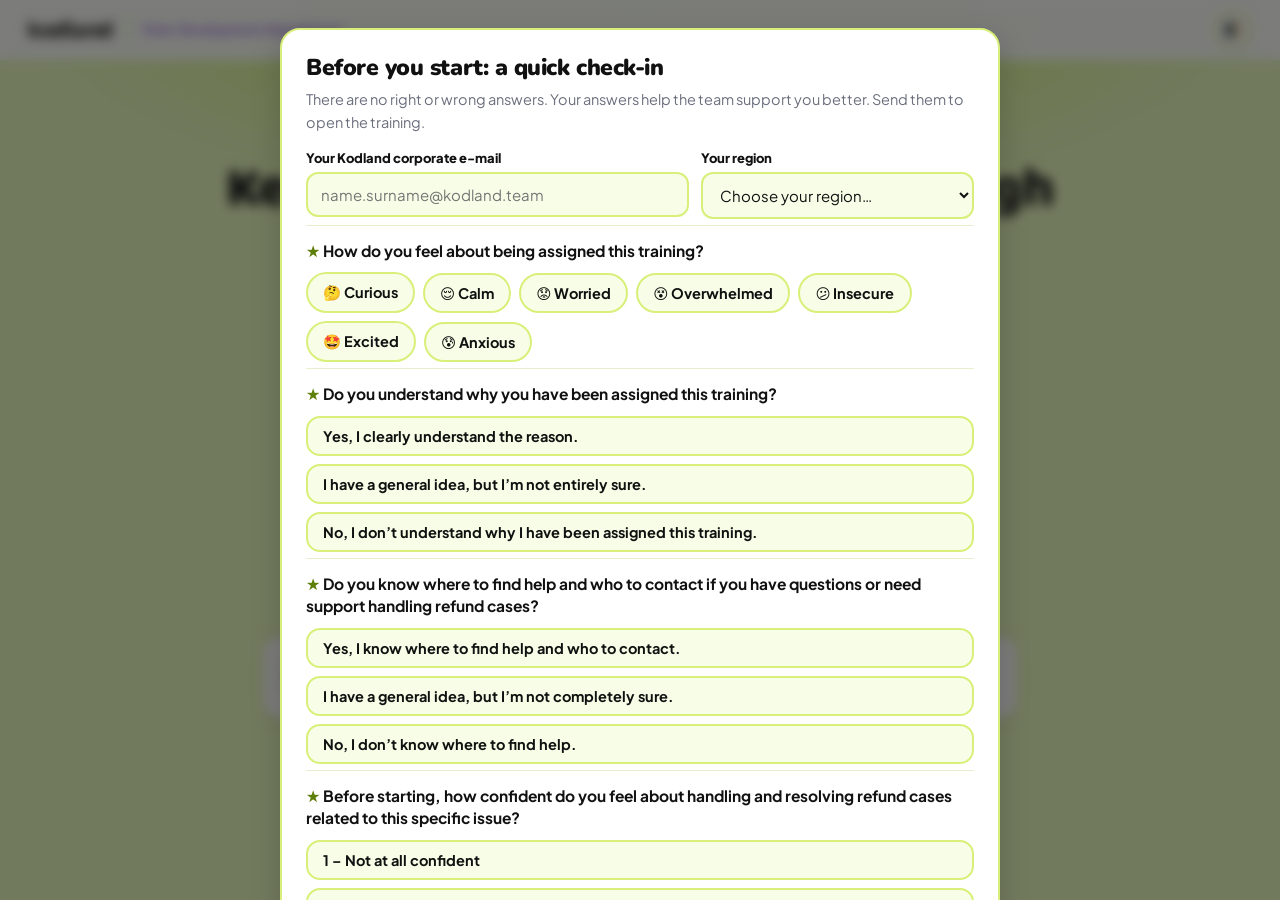
<file: index.html>
<!DOCTYPE html>
<html lang="en">
<head>
<meta charset="UTF-8">
<meta name="viewport" content="width=device-width, initial-scale=1.0">
<title>Mini-Training · Handling Errors in Class — Kodland Tutor Training</title>
<link rel="preconnect" href="https://fonts.googleapis.com"><link rel="preconnect" href="https://fonts.gstatic.com" crossorigin>
<link href="https://fonts.googleapis.com/css2?family=Baloo+2:wght@600;700;800&family=Inter:wght@400;500;600;700;800&family=Nunito:wght@700;800;900&family=Plus+Jakarta+Sans:wght@400;500;600;700;800&display=swap" rel="stylesheet">
<link rel="stylesheet" href="assets/style.css">
<link rel="stylesheet" href="assets/theme.css">
<style>:root,:root[data-theme="dark"]{--pink:#8E5DE0;--pink-d:#7440C4;--coral:#8E5DE0;--coral-d:#7440C4}:root:not([data-theme="dark"]){--pink-l:#EFE8FB}</style>
<script src="assets/td-gate.js" defer></script>
</head>
<body>

<!-- HOME -->
<div id="screen-home" class="screen active">
  <nav class="nav">
    <a class="logo" href="#" onclick="goHome();return false;">
      <span class="logo-mark">kodland</span>
      <span class="logo-div"></span>
      <span class="logo-sub" data-i18n="logoSub"></span>
    </a>
    <div class="nav-r">
      <button class="tbtn" onclick="toggleTheme()">🌓</button>
    </div>
  </nav>
  <div class="hero">
    <div class="hero-inner">
      <div class="eyebrow" data-i18n="heroEyebrow"></div>
      <h1 data-i18n-html="heroTitle"></h1>
      <p data-i18n="heroIntro"></p>
      <div class="hero-art" id="heroArt"></div>
      <div class="hero-cards">
        <div class="hcard"><span class="hc-ic">🧑‍💻</span><div data-i18n-html="heroCard1"></div></div>
        <div class="hcard"><span class="hc-ic">🧪</span><div data-i18n-html="heroCard2"></div></div>
      </div>
      <p class="hero-work" data-i18n="heroWork" style="font-size:14.5px;font-weight:700"></p>
      <button class="start-btn" onclick="goDashboard()" data-i18n="startBtn"></button>
    </div>
  </div>
</div>

<!-- DASHBOARD -->
<div id="screen-path" class="screen">
  <nav class="nav">
    <a class="logo" href="#" onclick="goHome();return false;">
      <span class="logo-mark">kodland</span>
      <span class="logo-div"></span>
      <span class="logo-sub" data-i18n="logoSub"></span>
    </a>
    <div class="nav-r">
      <span id="ntag" style="font-size:13px;color:var(--text-muted);font-weight:700;display:none"></span>
      <button class="tbtn" onclick="devUnlockAll()" data-i18n-title="devTitle" title="">🔓</button>
      <button class="tbtn" onclick="toggleTheme()">🌓</button>
    </div>
  </nav>
  <div class="msec">
    <div class="slbl" data-i18n="pathLabel"></div>
    <div class="pbar"><b id="pbCount">0/6</b><div class="ptrack"><i id="pbFill"></i></div><span data-i18n="pbLabel"></span></div>
    <div class="grid" id="mgrid"></div>
  </div>
</div>

<!-- CONTENT -->
<div id="screen-content" class="screen">
  <nav class="nav">
    <a class="logo" href="#" onclick="goHome();return false;">
      <span class="logo-mark">kodland</span>
      <span class="logo-div"></span>
      <span class="logo-sub" data-i18n="logoSub"></span>
    </a>
    <div class="nav-r">
      <button class="tbtn" onclick="goDashboard()" data-i18n-title="backToPath" title="">🏠</button>
      <button class="tbtn" onclick="toggleTheme()">🌓</button>
    </div>
  </nav>
  <div class="cbody" id="contentBody"></div>
</div>

<!-- RESULTS -->
<div id="screen-results" class="screen">
  <nav class="nav">
    <a class="logo" href="#" onclick="goHome();return false;">
      <span class="logo-mark">kodland</span><span class="logo-div"></span><span class="logo-sub" data-i18n="logoSub"></span>
    </a>
    <div class="nav-r"><button class="tbtn" onclick="toggleTheme()">🌓</button></div>
  </nav>
  <div class="rbody" id="resultsBody"></div>
</div>


<canvas id="confetti"></canvas>

<script>window.PROG_KEY_OVERRIDE='kl-mt-content_errors-progress'; window.HERO_ART={ill:'laptopWarn',orbs:['🐞','📚','🛠️','🛟']};</script>
<script src="assets/content-en.js"></script>
<script src="assets/surveys-v2.js"></script>
<script src="assets/engine.js"></script>
</body>
</html>
</file>
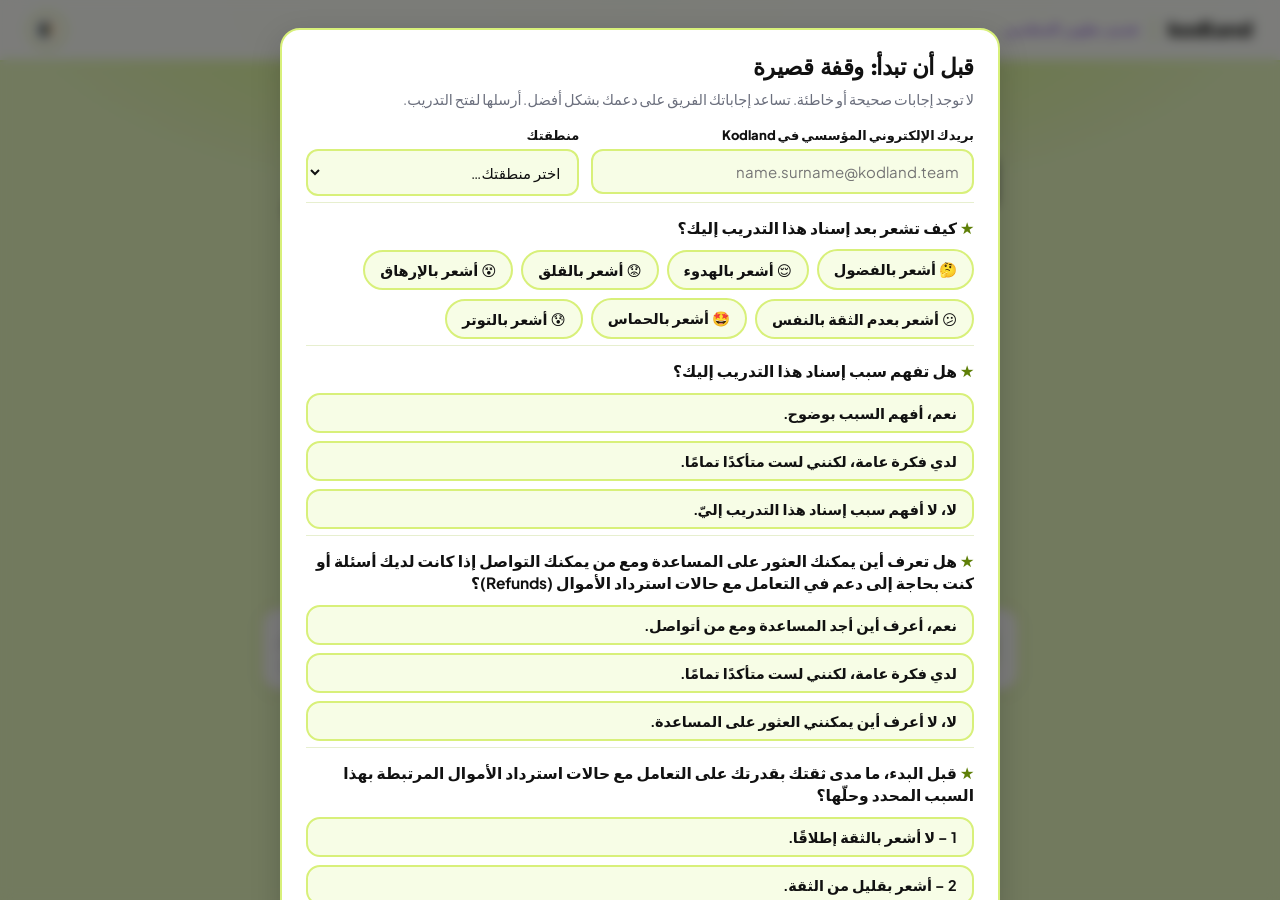
<file: ar.html>
<!DOCTYPE html>
<html lang="ar">
<head>
<meta charset="UTF-8">
<meta name="viewport" content="width=device-width, initial-scale=1.0">
<title>Mini-Training · Handling Errors in Class — Kodland Tutor Training</title>
<link rel="preconnect" href="https://fonts.googleapis.com"><link rel="preconnect" href="https://fonts.gstatic.com" crossorigin>
<link href="https://fonts.googleapis.com/css2?family=Baloo+2:wght@600;700;800&family=Inter:wght@400;500;600;700;800&family=Nunito:wght@700;800;900&family=Plus+Jakarta+Sans:wght@400;500;600;700;800&display=swap" rel="stylesheet">
<link rel="stylesheet" href="assets/style.css">
<link rel="stylesheet" href="assets/theme.css">
<style>:root,:root[data-theme="dark"]{--pink:#8E5DE0;--pink-d:#7440C4;--coral:#8E5DE0;--coral-d:#7440C4}:root:not([data-theme="dark"]){--pink-l:#EFE8FB}</style>
<script src="assets/td-gate.js" defer></script>
</head>
<body>

<!-- HOME -->
<div id="screen-home" class="screen active">
  <nav class="nav">
    <a class="logo" href="#" onclick="goHome();return false;">
      <span class="logo-mark">kodland</span>
      <span class="logo-div"></span>
      <span class="logo-sub" data-i18n="logoSub"></span>
    </a>
    <div class="nav-r">
      <button class="tbtn" onclick="toggleTheme()">🌓</button>
    </div>
  </nav>
  <div class="hero">
    <div class="hero-inner">
      <div class="eyebrow" data-i18n="heroEyebrow"></div>
      <h1 data-i18n-html="heroTitle"></h1>
      <p data-i18n="heroIntro"></p>
      <div class="hero-art" id="heroArt"></div>
      <div class="hero-cards">
        <div class="hcard"><span class="hc-ic">🧑‍💻</span><div data-i18n-html="heroCard1"></div></div>
        <div class="hcard"><span class="hc-ic">🧪</span><div data-i18n-html="heroCard2"></div></div>
      </div>
      <p class="hero-work" data-i18n="heroWork" style="font-size:14.5px;font-weight:700"></p>
      <button class="start-btn" onclick="goDashboard()" data-i18n="startBtn"></button>
    </div>
  </div>
</div>

<!-- DASHBOARD -->
<div id="screen-path" class="screen">
  <nav class="nav">
    <a class="logo" href="#" onclick="goHome();return false;">
      <span class="logo-mark">kodland</span>
      <span class="logo-div"></span>
      <span class="logo-sub" data-i18n="logoSub"></span>
    </a>
    <div class="nav-r">
      <span id="ntag" style="font-size:13px;color:var(--text-muted);font-weight:700;display:none"></span>
      <button class="tbtn" onclick="devUnlockAll()" data-i18n-title="devTitle" title="">🔓</button>
      <button class="tbtn" onclick="toggleTheme()">🌓</button>
    </div>
  </nav>
  <div class="msec">
    <div class="slbl" data-i18n="pathLabel"></div>
    <div class="pbar"><b id="pbCount">0/6</b><div class="ptrack"><i id="pbFill"></i></div><span data-i18n="pbLabel"></span></div>
    <div class="grid" id="mgrid"></div>
  </div>
</div>

<!-- CONTENT -->
<div id="screen-content" class="screen">
  <nav class="nav">
    <a class="logo" href="#" onclick="goHome();return false;">
      <span class="logo-mark">kodland</span>
      <span class="logo-div"></span>
      <span class="logo-sub" data-i18n="logoSub"></span>
    </a>
    <div class="nav-r">
      <button class="tbtn" onclick="goDashboard()" data-i18n-title="backToPath" title="">🏠</button>
      <button class="tbtn" onclick="toggleTheme()">🌓</button>
    </div>
  </nav>
  <div class="cbody" id="contentBody"></div>
</div>

<!-- RESULTS -->
<div id="screen-results" class="screen">
  <nav class="nav">
    <a class="logo" href="#" onclick="goHome();return false;">
      <span class="logo-mark">kodland</span><span class="logo-div"></span><span class="logo-sub" data-i18n="logoSub"></span>
    </a>
    <div class="nav-r"><button class="tbtn" onclick="toggleTheme()">🌓</button></div>
  </nav>
  <div class="rbody" id="resultsBody"></div>
</div>


<canvas id="confetti"></canvas>

<script>window.PROG_KEY_OVERRIDE='kl-mt-content_errors-progress'; window.HERO_ART={ill:'laptopWarn',orbs:['🐞','📚','🛠️','🛟']};</script>
<script src="assets/content-ar.js"></script>
<script src="assets/surveys-v2.js"></script>
<script src="assets/engine.js"></script>
</body>
</html>
</file>
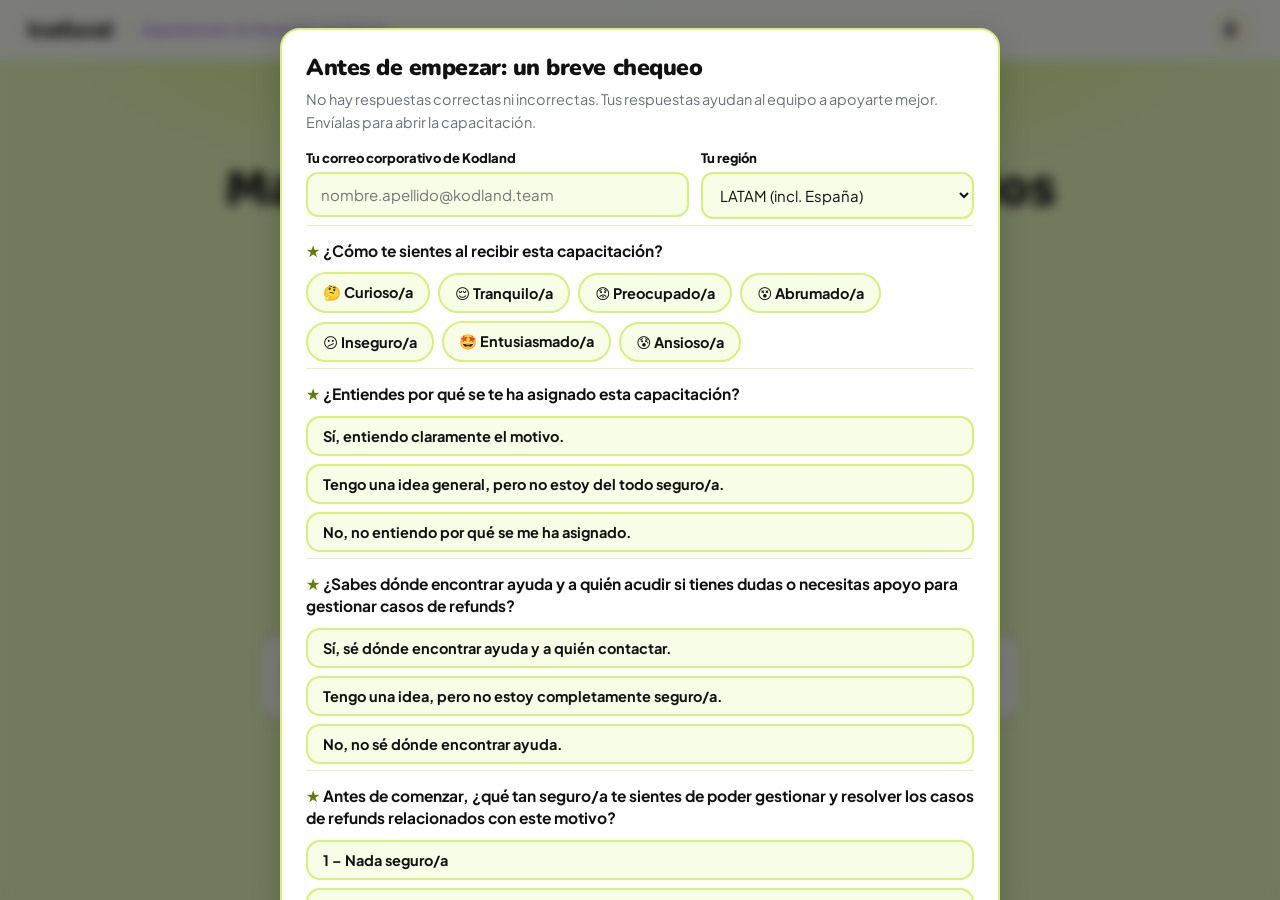
<file: es.html>
<!DOCTYPE html>
<html lang="es">
<head>
<meta charset="UTF-8">
<meta name="viewport" content="width=device-width, initial-scale=1.0">
<title>Mini-Training · Handling Errors in Class — Kodland Tutor Training</title>
<link rel="preconnect" href="https://fonts.googleapis.com"><link rel="preconnect" href="https://fonts.gstatic.com" crossorigin>
<link href="https://fonts.googleapis.com/css2?family=Baloo+2:wght@600;700;800&family=Inter:wght@400;500;600;700;800&family=Nunito:wght@700;800;900&family=Plus+Jakarta+Sans:wght@400;500;600;700;800&display=swap" rel="stylesheet">
<link rel="stylesheet" href="assets/style.css">
<link rel="stylesheet" href="assets/theme.css">
<style>:root,:root[data-theme="dark"]{--pink:#8E5DE0;--pink-d:#7440C4;--coral:#8E5DE0;--coral-d:#7440C4}:root:not([data-theme="dark"]){--pink-l:#EFE8FB}</style>
<script src="assets/td-gate.js" defer></script>
</head>
<body>

<!-- HOME -->
<div id="screen-home" class="screen active">
  <nav class="nav">
    <a class="logo" href="#" onclick="goHome();return false;">
      <span class="logo-mark">kodland</span>
      <span class="logo-div"></span>
      <span class="logo-sub" data-i18n="logoSub"></span>
    </a>
    <div class="nav-r">
      <button class="tbtn" onclick="toggleTheme()">🌓</button>
    </div>
  </nav>
  <div class="hero">
    <div class="hero-inner">
      <div class="eyebrow" data-i18n="heroEyebrow"></div>
      <h1 data-i18n-html="heroTitle"></h1>
      <p data-i18n="heroIntro"></p>
      <div class="hero-art" id="heroArt"></div>
      <div class="hero-cards">
        <div class="hcard"><span class="hc-ic">🧑‍💻</span><div data-i18n-html="heroCard1"></div></div>
        <div class="hcard"><span class="hc-ic">🧪</span><div data-i18n-html="heroCard2"></div></div>
      </div>
      <p class="hero-work" data-i18n="heroWork" style="font-size:14.5px;font-weight:700"></p>
      <button class="start-btn" onclick="goDashboard()" data-i18n="startBtn"></button>
    </div>
  </div>
</div>

<!-- DASHBOARD -->
<div id="screen-path" class="screen">
  <nav class="nav">
    <a class="logo" href="#" onclick="goHome();return false;">
      <span class="logo-mark">kodland</span>
      <span class="logo-div"></span>
      <span class="logo-sub" data-i18n="logoSub"></span>
    </a>
    <div class="nav-r">
      <span id="ntag" style="font-size:13px;color:var(--text-muted);font-weight:700;display:none"></span>
      <button class="tbtn" onclick="devUnlockAll()" data-i18n-title="devTitle" title="">🔓</button>
      <button class="tbtn" onclick="toggleTheme()">🌓</button>
    </div>
  </nav>
  <div class="msec">
    <div class="slbl" data-i18n="pathLabel"></div>
    <div class="pbar"><b id="pbCount">0/6</b><div class="ptrack"><i id="pbFill"></i></div><span data-i18n="pbLabel"></span></div>
    <div class="grid" id="mgrid"></div>
  </div>
</div>

<!-- CONTENT -->
<div id="screen-content" class="screen">
  <nav class="nav">
    <a class="logo" href="#" onclick="goHome();return false;">
      <span class="logo-mark">kodland</span>
      <span class="logo-div"></span>
      <span class="logo-sub" data-i18n="logoSub"></span>
    </a>
    <div class="nav-r">
      <button class="tbtn" onclick="goDashboard()" data-i18n-title="backToPath" title="">🏠</button>
      <button class="tbtn" onclick="toggleTheme()">🌓</button>
    </div>
  </nav>
  <div class="cbody" id="contentBody"></div>
</div>

<!-- RESULTS -->
<div id="screen-results" class="screen">
  <nav class="nav">
    <a class="logo" href="#" onclick="goHome();return false;">
      <span class="logo-mark">kodland</span><span class="logo-div"></span><span class="logo-sub" data-i18n="logoSub"></span>
    </a>
    <div class="nav-r"><button class="tbtn" onclick="toggleTheme()">🌓</button></div>
  </nav>
  <div class="rbody" id="resultsBody"></div>
</div>


<canvas id="confetti"></canvas>

<script>window.PROG_KEY_OVERRIDE='kl-mt-content_errors-progress'; window.HERO_ART={ill:'laptopWarn',orbs:['🐞','📚','🛠️','🛟']};</script>
<script src="assets/content-es.js"></script>
<script src="assets/surveys-v2.js"></script>
<script src="assets/engine.js"></script>
</body>
</html>
</file>
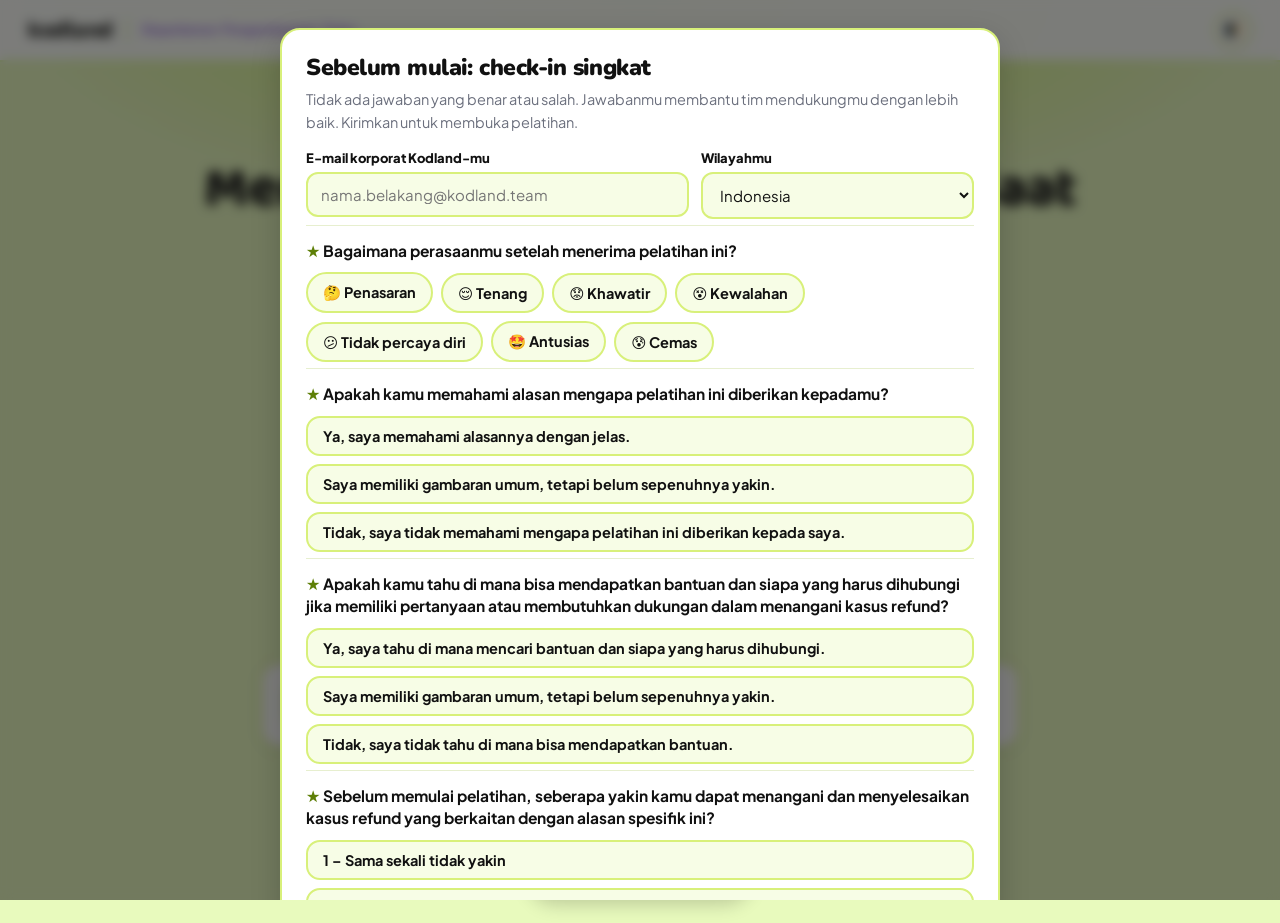
<file: id.html>
<!DOCTYPE html>
<html lang="id">
<head>
<meta charset="UTF-8">
<meta name="viewport" content="width=device-width, initial-scale=1.0">
<title>Mini-Training · Handling Errors in Class — Kodland Tutor Training</title>
<link rel="preconnect" href="https://fonts.googleapis.com"><link rel="preconnect" href="https://fonts.gstatic.com" crossorigin>
<link href="https://fonts.googleapis.com/css2?family=Baloo+2:wght@600;700;800&family=Inter:wght@400;500;600;700;800&family=Nunito:wght@700;800;900&family=Plus+Jakarta+Sans:wght@400;500;600;700;800&display=swap" rel="stylesheet">
<link rel="stylesheet" href="assets/style.css">
<link rel="stylesheet" href="assets/theme.css">
<style>:root,:root[data-theme="dark"]{--pink:#8E5DE0;--pink-d:#7440C4;--coral:#8E5DE0;--coral-d:#7440C4}:root:not([data-theme="dark"]){--pink-l:#EFE8FB}</style>
<script src="assets/td-gate.js" defer></script>
</head>
<body>

<!-- HOME -->
<div id="screen-home" class="screen active">
  <nav class="nav">
    <a class="logo" href="#" onclick="goHome();return false;">
      <span class="logo-mark">kodland</span>
      <span class="logo-div"></span>
      <span class="logo-sub" data-i18n="logoSub"></span>
    </a>
    <div class="nav-r">
      <button class="tbtn" onclick="toggleTheme()">🌓</button>
    </div>
  </nav>
  <div class="hero">
    <div class="hero-inner">
      <div class="eyebrow" data-i18n="heroEyebrow"></div>
      <h1 data-i18n-html="heroTitle"></h1>
      <p data-i18n="heroIntro"></p>
      <div class="hero-art" id="heroArt"></div>
      <div class="hero-cards">
        <div class="hcard"><span class="hc-ic">🧑‍💻</span><div data-i18n-html="heroCard1"></div></div>
        <div class="hcard"><span class="hc-ic">🧪</span><div data-i18n-html="heroCard2"></div></div>
      </div>
      <p class="hero-work" data-i18n="heroWork" style="font-size:14.5px;font-weight:700"></p>
      <button class="start-btn" onclick="goDashboard()" data-i18n="startBtn"></button>
    </div>
  </div>
</div>

<!-- DASHBOARD -->
<div id="screen-path" class="screen">
  <nav class="nav">
    <a class="logo" href="#" onclick="goHome();return false;">
      <span class="logo-mark">kodland</span>
      <span class="logo-div"></span>
      <span class="logo-sub" data-i18n="logoSub"></span>
    </a>
    <div class="nav-r">
      <span id="ntag" style="font-size:13px;color:var(--text-muted);font-weight:700;display:none"></span>
      <button class="tbtn" onclick="devUnlockAll()" data-i18n-title="devTitle" title="">🔓</button>
      <button class="tbtn" onclick="toggleTheme()">🌓</button>
    </div>
  </nav>
  <div class="msec">
    <div class="slbl" data-i18n="pathLabel"></div>
    <div class="pbar"><b id="pbCount">0/6</b><div class="ptrack"><i id="pbFill"></i></div><span data-i18n="pbLabel"></span></div>
    <div class="grid" id="mgrid"></div>
  </div>
</div>

<!-- CONTENT -->
<div id="screen-content" class="screen">
  <nav class="nav">
    <a class="logo" href="#" onclick="goHome();return false;">
      <span class="logo-mark">kodland</span>
      <span class="logo-div"></span>
      <span class="logo-sub" data-i18n="logoSub"></span>
    </a>
    <div class="nav-r">
      <button class="tbtn" onclick="goDashboard()" data-i18n-title="backToPath" title="">🏠</button>
      <button class="tbtn" onclick="toggleTheme()">🌓</button>
    </div>
  </nav>
  <div class="cbody" id="contentBody"></div>
</div>

<!-- RESULTS -->
<div id="screen-results" class="screen">
  <nav class="nav">
    <a class="logo" href="#" onclick="goHome();return false;">
      <span class="logo-mark">kodland</span><span class="logo-div"></span><span class="logo-sub" data-i18n="logoSub"></span>
    </a>
    <div class="nav-r"><button class="tbtn" onclick="toggleTheme()">🌓</button></div>
  </nav>
  <div class="rbody" id="resultsBody"></div>
</div>


<canvas id="confetti"></canvas>

<script>window.PROG_KEY_OVERRIDE='kl-mt-content_errors-progress'; window.HERO_ART={ill:'laptopWarn',orbs:['🐞','📚','🛠️','🛟']};</script>
<script src="assets/content-id.js"></script>
<script src="assets/surveys-v2.js"></script>
<script src="assets/engine.js"></script>
</body>
</html>
</file>
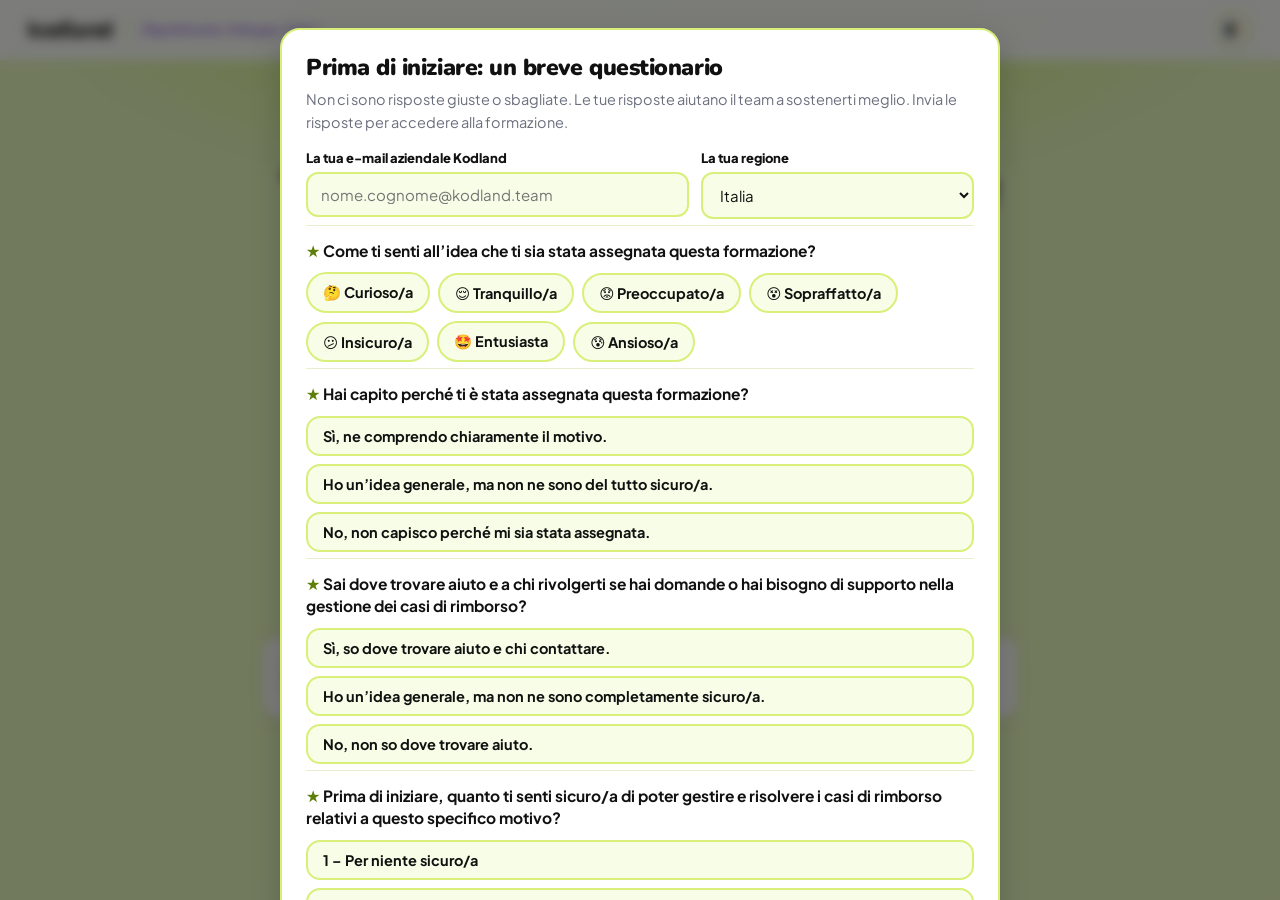
<file: it.html>
<!DOCTYPE html>
<html lang="it">
<head>
<meta charset="UTF-8">
<meta name="viewport" content="width=device-width, initial-scale=1.0">
<title>Mini-Training · Handling Errors in Class — Kodland Tutor Training</title>
<link rel="preconnect" href="https://fonts.googleapis.com"><link rel="preconnect" href="https://fonts.gstatic.com" crossorigin>
<link href="https://fonts.googleapis.com/css2?family=Baloo+2:wght@600;700;800&family=Inter:wght@400;500;600;700;800&family=Nunito:wght@700;800;900&family=Plus+Jakarta+Sans:wght@400;500;600;700;800&display=swap" rel="stylesheet">
<link rel="stylesheet" href="assets/style.css">
<link rel="stylesheet" href="assets/theme.css">
<style>:root,:root[data-theme="dark"]{--pink:#8E5DE0;--pink-d:#7440C4;--coral:#8E5DE0;--coral-d:#7440C4}:root:not([data-theme="dark"]){--pink-l:#EFE8FB}</style>
<script src="assets/td-gate.js" defer></script>
</head>
<body>

<!-- HOME -->
<div id="screen-home" class="screen active">
  <nav class="nav">
    <a class="logo" href="#" onclick="goHome();return false;">
      <span class="logo-mark">kodland</span>
      <span class="logo-div"></span>
      <span class="logo-sub" data-i18n="logoSub"></span>
    </a>
    <div class="nav-r">
      <button class="tbtn" onclick="toggleTheme()">🌓</button>
    </div>
  </nav>
  <div class="hero">
    <div class="hero-inner">
      <div class="eyebrow" data-i18n="heroEyebrow"></div>
      <h1 data-i18n-html="heroTitle"></h1>
      <p data-i18n="heroIntro"></p>
      <div class="hero-art" id="heroArt"></div>
      <div class="hero-cards">
        <div class="hcard"><span class="hc-ic">🧑‍💻</span><div data-i18n-html="heroCard1"></div></div>
        <div class="hcard"><span class="hc-ic">🧪</span><div data-i18n-html="heroCard2"></div></div>
      </div>
      <p class="hero-work" data-i18n="heroWork" style="font-size:14.5px;font-weight:700"></p>
      <button class="start-btn" onclick="goDashboard()" data-i18n="startBtn"></button>
    </div>
  </div>
</div>

<!-- DASHBOARD -->
<div id="screen-path" class="screen">
  <nav class="nav">
    <a class="logo" href="#" onclick="goHome();return false;">
      <span class="logo-mark">kodland</span>
      <span class="logo-div"></span>
      <span class="logo-sub" data-i18n="logoSub"></span>
    </a>
    <div class="nav-r">
      <span id="ntag" style="font-size:13px;color:var(--text-muted);font-weight:700;display:none"></span>
      <button class="tbtn" onclick="devUnlockAll()" data-i18n-title="devTitle" title="">🔓</button>
      <button class="tbtn" onclick="toggleTheme()">🌓</button>
    </div>
  </nav>
  <div class="msec">
    <div class="slbl" data-i18n="pathLabel"></div>
    <div class="pbar"><b id="pbCount">0/6</b><div class="ptrack"><i id="pbFill"></i></div><span data-i18n="pbLabel"></span></div>
    <div class="grid" id="mgrid"></div>
  </div>
</div>

<!-- CONTENT -->
<div id="screen-content" class="screen">
  <nav class="nav">
    <a class="logo" href="#" onclick="goHome();return false;">
      <span class="logo-mark">kodland</span>
      <span class="logo-div"></span>
      <span class="logo-sub" data-i18n="logoSub"></span>
    </a>
    <div class="nav-r">
      <button class="tbtn" onclick="goDashboard()" data-i18n-title="backToPath" title="">🏠</button>
      <button class="tbtn" onclick="toggleTheme()">🌓</button>
    </div>
  </nav>
  <div class="cbody" id="contentBody"></div>
</div>

<!-- RESULTS -->
<div id="screen-results" class="screen">
  <nav class="nav">
    <a class="logo" href="#" onclick="goHome();return false;">
      <span class="logo-mark">kodland</span><span class="logo-div"></span><span class="logo-sub" data-i18n="logoSub"></span>
    </a>
    <div class="nav-r"><button class="tbtn" onclick="toggleTheme()">🌓</button></div>
  </nav>
  <div class="rbody" id="resultsBody"></div>
</div>


<canvas id="confetti"></canvas>

<script>window.PROG_KEY_OVERRIDE='kl-mt-content_errors-progress'; window.HERO_ART={ill:'laptopWarn',orbs:['🐞','📚','🛠️','🛟']};</script>
<script src="assets/content-it.js"></script>
<script src="assets/surveys-v2.js"></script>
<script src="assets/engine.js"></script>
</body>
</html>
</file>
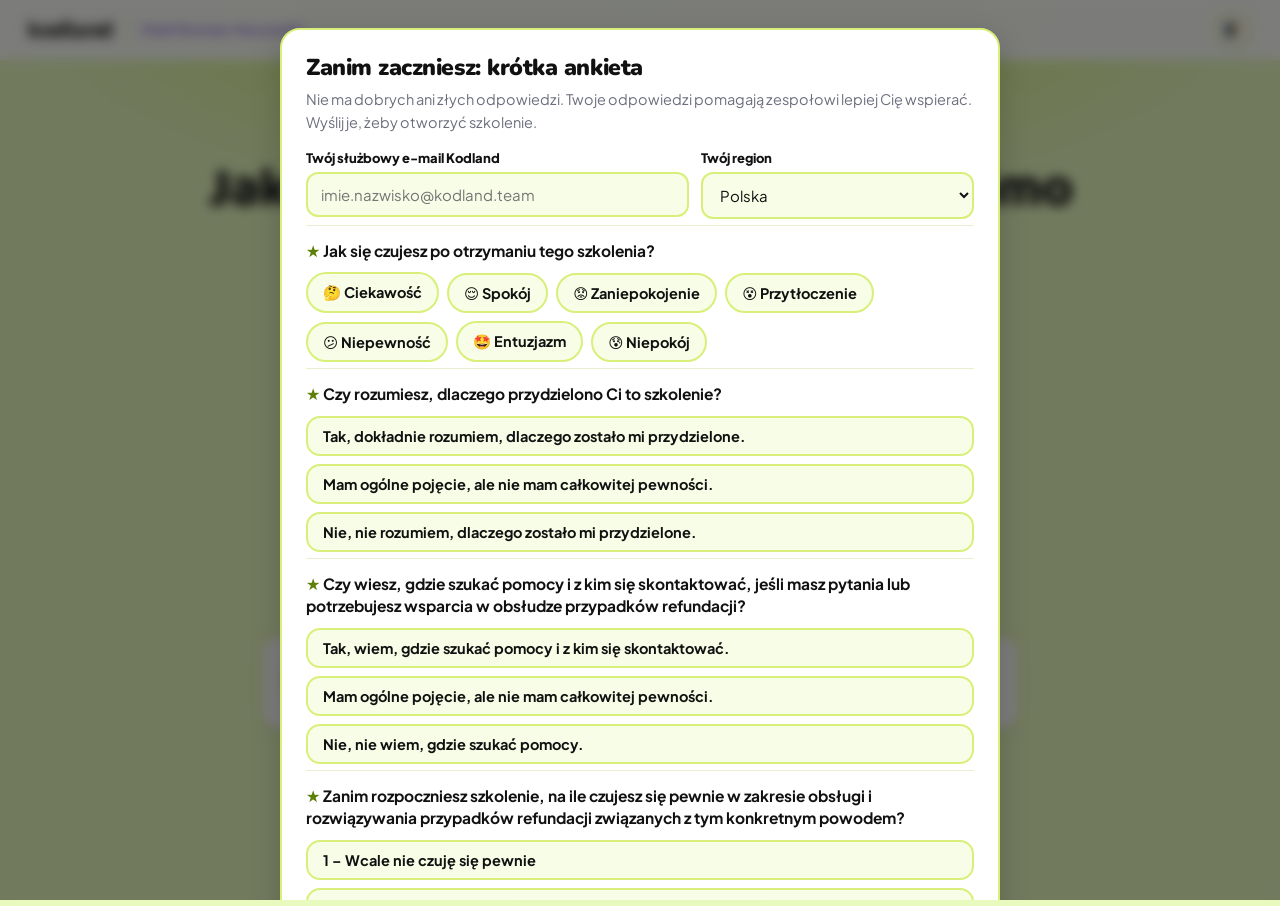
<file: pl.html>
<!DOCTYPE html>
<html lang="pl">
<head>
<meta charset="UTF-8">
<meta name="viewport" content="width=device-width, initial-scale=1.0">
<title>Mini-Training · Handling Errors in Class — Kodland Tutor Training</title>
<link rel="preconnect" href="https://fonts.googleapis.com"><link rel="preconnect" href="https://fonts.gstatic.com" crossorigin>
<link href="https://fonts.googleapis.com/css2?family=Baloo+2:wght@600;700;800&family=Inter:wght@400;500;600;700;800&family=Nunito:wght@700;800;900&family=Plus+Jakarta+Sans:wght@400;500;600;700;800&display=swap" rel="stylesheet">
<link rel="stylesheet" href="assets/style.css">
<link rel="stylesheet" href="assets/theme.css">
<style>:root,:root[data-theme="dark"]{--pink:#8E5DE0;--pink-d:#7440C4;--coral:#8E5DE0;--coral-d:#7440C4}:root:not([data-theme="dark"]){--pink-l:#EFE8FB}</style>
<script src="assets/td-gate.js" defer></script>
</head>
<body>

<!-- HOME -->
<div id="screen-home" class="screen active">
  <nav class="nav">
    <a class="logo" href="#" onclick="goHome();return false;">
      <span class="logo-mark">kodland</span>
      <span class="logo-div"></span>
      <span class="logo-sub" data-i18n="logoSub"></span>
    </a>
    <div class="nav-r">
      <button class="tbtn" onclick="toggleTheme()">🌓</button>
    </div>
  </nav>
  <div class="hero">
    <div class="hero-inner">
      <div class="eyebrow" data-i18n="heroEyebrow"></div>
      <h1 data-i18n-html="heroTitle"></h1>
      <p data-i18n="heroIntro"></p>
      <div class="hero-art" id="heroArt"></div>
      <div class="hero-cards">
        <div class="hcard"><span class="hc-ic">🧑‍💻</span><div data-i18n-html="heroCard1"></div></div>
        <div class="hcard"><span class="hc-ic">🧪</span><div data-i18n-html="heroCard2"></div></div>
      </div>
      <p class="hero-work" data-i18n="heroWork" style="font-size:14.5px;font-weight:700"></p>
      <button class="start-btn" onclick="goDashboard()" data-i18n="startBtn"></button>
    </div>
  </div>
</div>

<!-- DASHBOARD -->
<div id="screen-path" class="screen">
  <nav class="nav">
    <a class="logo" href="#" onclick="goHome();return false;">
      <span class="logo-mark">kodland</span>
      <span class="logo-div"></span>
      <span class="logo-sub" data-i18n="logoSub"></span>
    </a>
    <div class="nav-r">
      <span id="ntag" style="font-size:13px;color:var(--text-muted);font-weight:700;display:none"></span>
      <button class="tbtn" onclick="devUnlockAll()" data-i18n-title="devTitle" title="">🔓</button>
      <button class="tbtn" onclick="toggleTheme()">🌓</button>
    </div>
  </nav>
  <div class="msec">
    <div class="slbl" data-i18n="pathLabel"></div>
    <div class="pbar"><b id="pbCount">0/6</b><div class="ptrack"><i id="pbFill"></i></div><span data-i18n="pbLabel"></span></div>
    <div class="grid" id="mgrid"></div>
  </div>
</div>

<!-- CONTENT -->
<div id="screen-content" class="screen">
  <nav class="nav">
    <a class="logo" href="#" onclick="goHome();return false;">
      <span class="logo-mark">kodland</span>
      <span class="logo-div"></span>
      <span class="logo-sub" data-i18n="logoSub"></span>
    </a>
    <div class="nav-r">
      <button class="tbtn" onclick="goDashboard()" data-i18n-title="backToPath" title="">🏠</button>
      <button class="tbtn" onclick="toggleTheme()">🌓</button>
    </div>
  </nav>
  <div class="cbody" id="contentBody"></div>
</div>

<!-- RESULTS -->
<div id="screen-results" class="screen">
  <nav class="nav">
    <a class="logo" href="#" onclick="goHome();return false;">
      <span class="logo-mark">kodland</span><span class="logo-div"></span><span class="logo-sub" data-i18n="logoSub"></span>
    </a>
    <div class="nav-r"><button class="tbtn" onclick="toggleTheme()">🌓</button></div>
  </nav>
  <div class="rbody" id="resultsBody"></div>
</div>


<canvas id="confetti"></canvas>

<script>window.PROG_KEY_OVERRIDE='kl-mt-content_errors-progress'; window.HERO_ART={ill:'laptopWarn',orbs:['🐞','📚','🛠️','🛟']};</script>
<script src="assets/content-pl.js"></script>
<script src="assets/surveys-v2.js"></script>
<script src="assets/engine.js"></script>
</body>
</html>
</file>
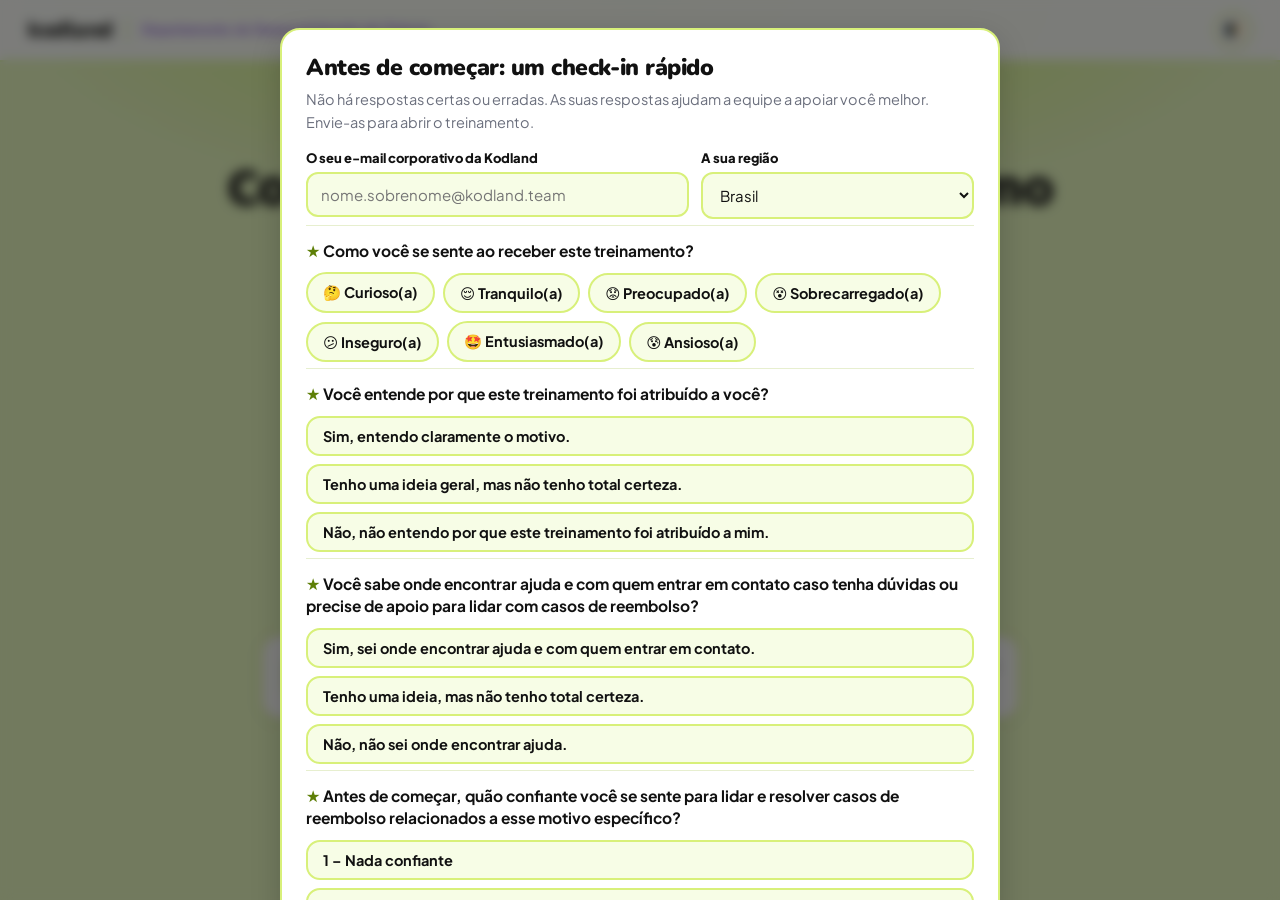
<file: pt.html>
<!DOCTYPE html>
<html lang="pt">
<head>
<meta charset="UTF-8">
<meta name="viewport" content="width=device-width, initial-scale=1.0">
<title>Mini-Training · Handling Errors in Class — Kodland Tutor Training</title>
<link rel="preconnect" href="https://fonts.googleapis.com"><link rel="preconnect" href="https://fonts.gstatic.com" crossorigin>
<link href="https://fonts.googleapis.com/css2?family=Baloo+2:wght@600;700;800&family=Inter:wght@400;500;600;700;800&family=Nunito:wght@700;800;900&family=Plus+Jakarta+Sans:wght@400;500;600;700;800&display=swap" rel="stylesheet">
<link rel="stylesheet" href="assets/style.css">
<link rel="stylesheet" href="assets/theme.css">
<style>:root,:root[data-theme="dark"]{--pink:#8E5DE0;--pink-d:#7440C4;--coral:#8E5DE0;--coral-d:#7440C4}:root:not([data-theme="dark"]){--pink-l:#EFE8FB}</style>
<script src="assets/td-gate.js" defer></script>
</head>
<body>

<!-- HOME -->
<div id="screen-home" class="screen active">
  <nav class="nav">
    <a class="logo" href="#" onclick="goHome();return false;">
      <span class="logo-mark">kodland</span>
      <span class="logo-div"></span>
      <span class="logo-sub" data-i18n="logoSub"></span>
    </a>
    <div class="nav-r">
      <button class="tbtn" onclick="toggleTheme()">🌓</button>
    </div>
  </nav>
  <div class="hero">
    <div class="hero-inner">
      <div class="eyebrow" data-i18n="heroEyebrow"></div>
      <h1 data-i18n-html="heroTitle"></h1>
      <p data-i18n="heroIntro"></p>
      <div class="hero-art" id="heroArt"></div>
      <div class="hero-cards">
        <div class="hcard"><span class="hc-ic">🧑‍💻</span><div data-i18n-html="heroCard1"></div></div>
        <div class="hcard"><span class="hc-ic">🧪</span><div data-i18n-html="heroCard2"></div></div>
      </div>
      <p class="hero-work" data-i18n="heroWork" style="font-size:14.5px;font-weight:700"></p>
      <button class="start-btn" onclick="goDashboard()" data-i18n="startBtn"></button>
    </div>
  </div>
</div>

<!-- DASHBOARD -->
<div id="screen-path" class="screen">
  <nav class="nav">
    <a class="logo" href="#" onclick="goHome();return false;">
      <span class="logo-mark">kodland</span>
      <span class="logo-div"></span>
      <span class="logo-sub" data-i18n="logoSub"></span>
    </a>
    <div class="nav-r">
      <span id="ntag" style="font-size:13px;color:var(--text-muted);font-weight:700;display:none"></span>
      <button class="tbtn" onclick="devUnlockAll()" data-i18n-title="devTitle" title="">🔓</button>
      <button class="tbtn" onclick="toggleTheme()">🌓</button>
    </div>
  </nav>
  <div class="msec">
    <div class="slbl" data-i18n="pathLabel"></div>
    <div class="pbar"><b id="pbCount">0/6</b><div class="ptrack"><i id="pbFill"></i></div><span data-i18n="pbLabel"></span></div>
    <div class="grid" id="mgrid"></div>
  </div>
</div>

<!-- CONTENT -->
<div id="screen-content" class="screen">
  <nav class="nav">
    <a class="logo" href="#" onclick="goHome();return false;">
      <span class="logo-mark">kodland</span>
      <span class="logo-div"></span>
      <span class="logo-sub" data-i18n="logoSub"></span>
    </a>
    <div class="nav-r">
      <button class="tbtn" onclick="goDashboard()" data-i18n-title="backToPath" title="">🏠</button>
      <button class="tbtn" onclick="toggleTheme()">🌓</button>
    </div>
  </nav>
  <div class="cbody" id="contentBody"></div>
</div>

<!-- RESULTS -->
<div id="screen-results" class="screen">
  <nav class="nav">
    <a class="logo" href="#" onclick="goHome();return false;">
      <span class="logo-mark">kodland</span><span class="logo-div"></span><span class="logo-sub" data-i18n="logoSub"></span>
    </a>
    <div class="nav-r"><button class="tbtn" onclick="toggleTheme()">🌓</button></div>
  </nav>
  <div class="rbody" id="resultsBody"></div>
</div>


<canvas id="confetti"></canvas>

<script>window.PROG_KEY_OVERRIDE='kl-mt-content_errors-progress'; window.HERO_ART={ill:'laptopWarn',orbs:['🐞','📚','🛠️','🛟']};</script>
<script src="assets/content-pt.js"></script>
<script src="assets/surveys-v2.js"></script>
<script src="assets/engine.js"></script>
</body>
</html>
</file>
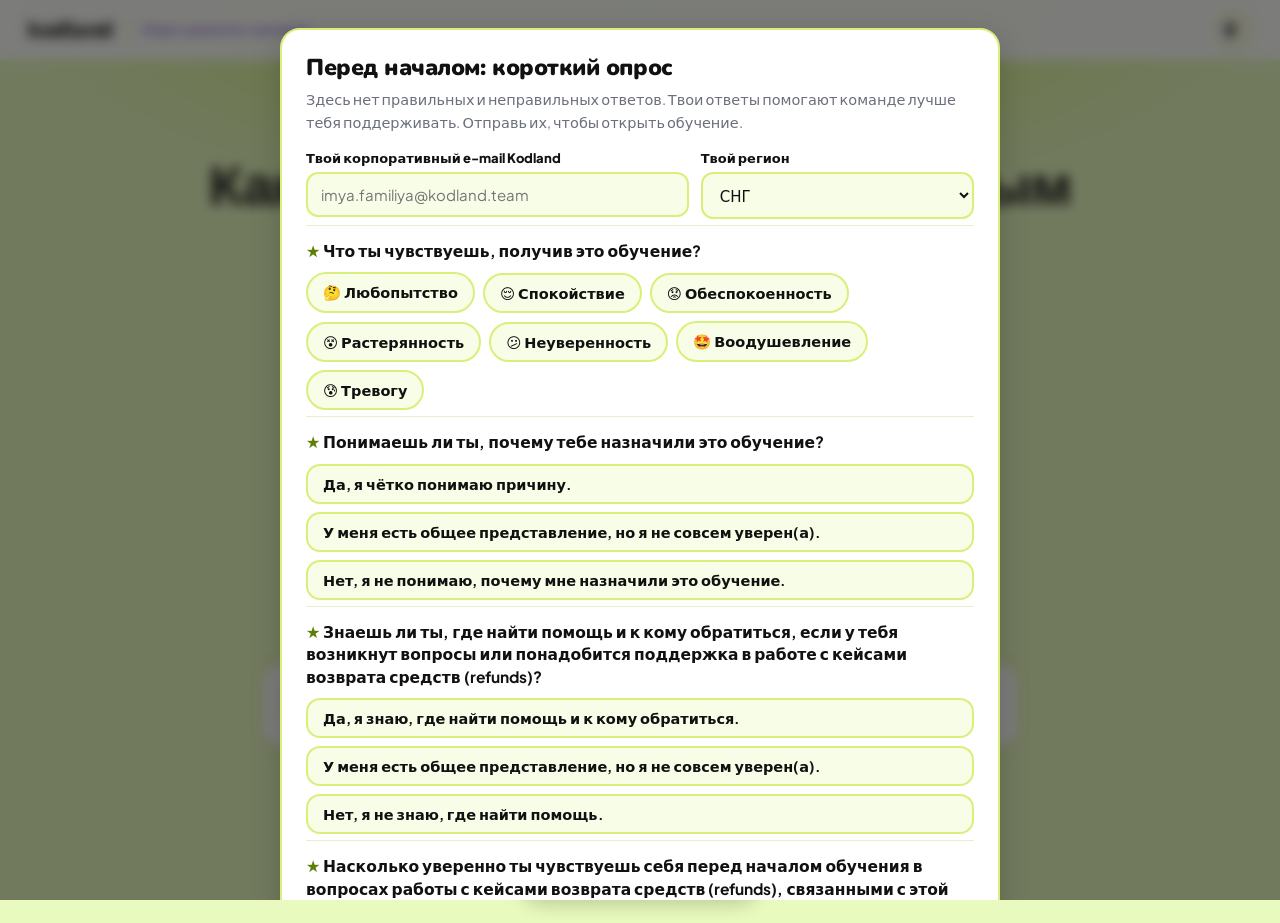
<file: ru.html>
<!DOCTYPE html>
<html lang="ru">
<head>
<meta charset="UTF-8">
<meta name="viewport" content="width=device-width, initial-scale=1.0">
<title>Mini-Training · Handling Errors in Class — Kodland Tutor Training</title>
<link rel="preconnect" href="https://fonts.googleapis.com"><link rel="preconnect" href="https://fonts.gstatic.com" crossorigin>
<link href="https://fonts.googleapis.com/css2?family=Baloo+2:wght@600;700;800&family=Inter:wght@400;500;600;700;800&family=Nunito:wght@700;800;900&family=Plus+Jakarta+Sans:wght@400;500;600;700;800&display=swap" rel="stylesheet">
<link rel="stylesheet" href="assets/style.css">
<link rel="stylesheet" href="assets/theme.css">
<style>:root,:root[data-theme="dark"]{--pink:#8E5DE0;--pink-d:#7440C4;--coral:#8E5DE0;--coral-d:#7440C4}:root:not([data-theme="dark"]){--pink-l:#EFE8FB}</style>
<script src="assets/td-gate.js" defer></script>
</head>
<body>

<!-- HOME -->
<div id="screen-home" class="screen active">
  <nav class="nav">
    <a class="logo" href="#" onclick="goHome();return false;">
      <span class="logo-mark">kodland</span>
      <span class="logo-div"></span>
      <span class="logo-sub" data-i18n="logoSub"></span>
    </a>
    <div class="nav-r">
      <button class="tbtn" onclick="toggleTheme()">🌓</button>
    </div>
  </nav>
  <div class="hero">
    <div class="hero-inner">
      <div class="eyebrow" data-i18n="heroEyebrow"></div>
      <h1 data-i18n-html="heroTitle"></h1>
      <p data-i18n="heroIntro"></p>
      <div class="hero-art" id="heroArt"></div>
      <div class="hero-cards">
        <div class="hcard"><span class="hc-ic">🧑‍💻</span><div data-i18n-html="heroCard1"></div></div>
        <div class="hcard"><span class="hc-ic">🧪</span><div data-i18n-html="heroCard2"></div></div>
      </div>
      <p class="hero-work" data-i18n="heroWork" style="font-size:14.5px;font-weight:700"></p>
      <button class="start-btn" onclick="goDashboard()" data-i18n="startBtn"></button>
    </div>
  </div>
</div>

<!-- DASHBOARD -->
<div id="screen-path" class="screen">
  <nav class="nav">
    <a class="logo" href="#" onclick="goHome();return false;">
      <span class="logo-mark">kodland</span>
      <span class="logo-div"></span>
      <span class="logo-sub" data-i18n="logoSub"></span>
    </a>
    <div class="nav-r">
      <span id="ntag" style="font-size:13px;color:var(--text-muted);font-weight:700;display:none"></span>
      <button class="tbtn" onclick="devUnlockAll()" data-i18n-title="devTitle" title="">🔓</button>
      <button class="tbtn" onclick="toggleTheme()">🌓</button>
    </div>
  </nav>
  <div class="msec">
    <div class="slbl" data-i18n="pathLabel"></div>
    <div class="pbar"><b id="pbCount">0/6</b><div class="ptrack"><i id="pbFill"></i></div><span data-i18n="pbLabel"></span></div>
    <div class="grid" id="mgrid"></div>
  </div>
</div>

<!-- CONTENT -->
<div id="screen-content" class="screen">
  <nav class="nav">
    <a class="logo" href="#" onclick="goHome();return false;">
      <span class="logo-mark">kodland</span>
      <span class="logo-div"></span>
      <span class="logo-sub" data-i18n="logoSub"></span>
    </a>
    <div class="nav-r">
      <button class="tbtn" onclick="goDashboard()" data-i18n-title="backToPath" title="">🏠</button>
      <button class="tbtn" onclick="toggleTheme()">🌓</button>
    </div>
  </nav>
  <div class="cbody" id="contentBody"></div>
</div>

<!-- RESULTS -->
<div id="screen-results" class="screen">
  <nav class="nav">
    <a class="logo" href="#" onclick="goHome();return false;">
      <span class="logo-mark">kodland</span><span class="logo-div"></span><span class="logo-sub" data-i18n="logoSub"></span>
    </a>
    <div class="nav-r"><button class="tbtn" onclick="toggleTheme()">🌓</button></div>
  </nav>
  <div class="rbody" id="resultsBody"></div>
</div>


<canvas id="confetti"></canvas>

<script>window.PROG_KEY_OVERRIDE='kl-mt-content_errors-progress'; window.HERO_ART={ill:'laptopWarn',orbs:['🐞','📚','🛠️','🛟']};</script>
<script src="assets/content-ru.js"></script>
<script src="assets/surveys-v2.js"></script>
<script src="assets/engine.js"></script>
</body>
</html>
</file>
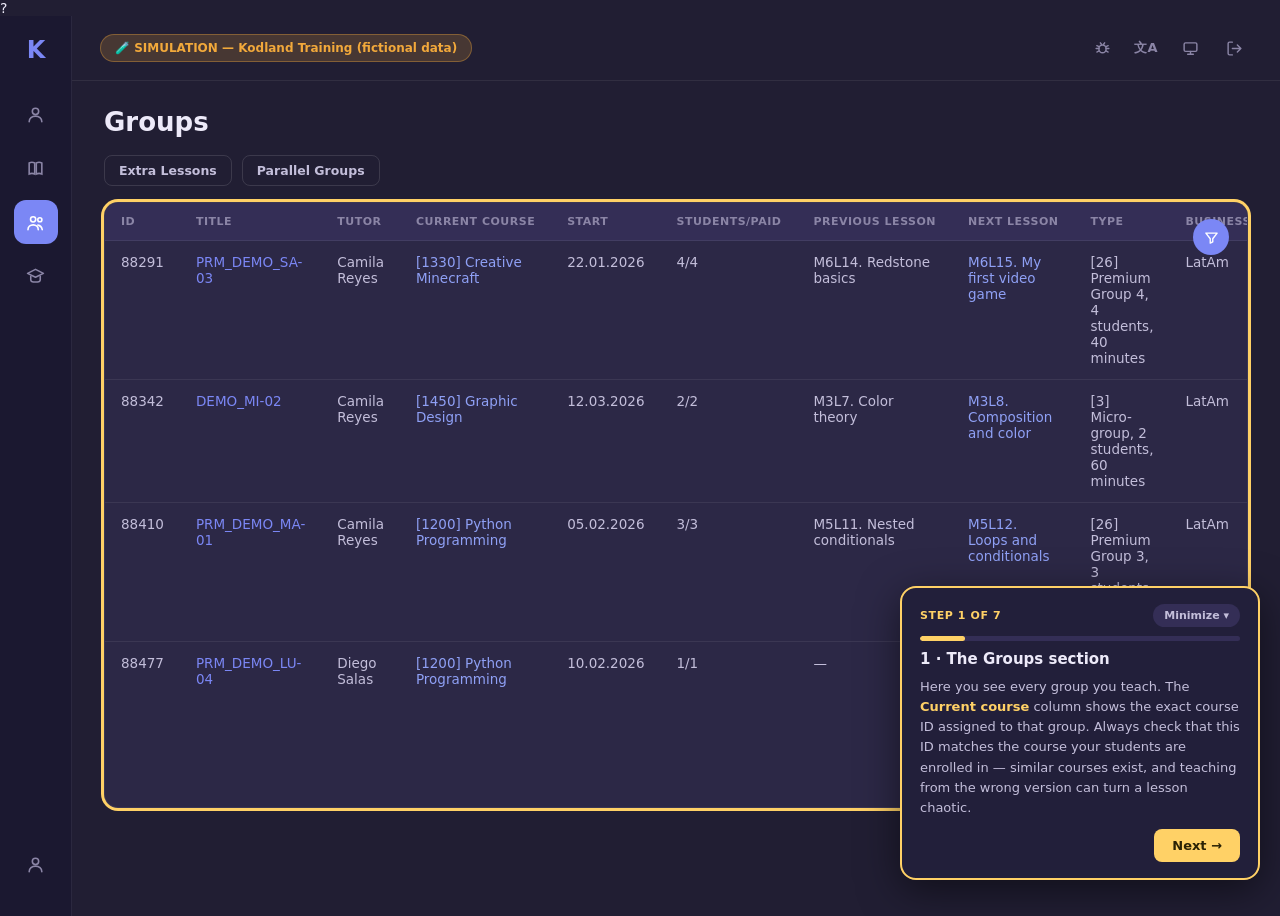
<file: Simulacion_BO_CourseMaterial.html>
?<!DOCTYPE html>
<html lang="en">
<head>
<meta charset="UTF-8">
<meta name="viewport" content="width=device-width, initial-scale=1.0">
<title>BO Simulation — Kodland Training</title>
<style>
:root{
  --bg:#211E33; --sidebar:#1B1830; --card:#2C2846; --card2:#342E56; --card3:#3A3460;
  --border:rgba(255,255,255,.07); --border2:rgba(255,255,255,.12);
  --text:#EDEAF9; --text2:#C3BEDA; --muted:#8B85A6;
  --accent:#7B87F5; --accent-d:#6067D8; --accent-bg:rgba(123,135,245,.15);
  --green:#34D399; --green-bg:rgba(52,211,153,.15);
  --orange:#F2A93B; --orange-bg:rgba(242,169,59,.18);
  --red:#F2716D; --red-bg:rgba(242,113,109,.15); --grey-bg:#413A66; --grey-t:#B4AFC9;
  --yellow:#F2D93B; --yellow-bg:rgba(242,217,59,.18);
  --r:14px; --rs:8px;
}
*{box-sizing:border-box;margin:0;padding:0}
body{background:var(--bg);color:var(--text);font-family:'Segoe UI',Inter,system-ui,sans-serif;min-height:100vh;font-size:14px}
button{font-family:inherit;cursor:pointer}
a{color:#8FA0F5;text-decoration:none;cursor:pointer}
a:hover{text-decoration:underline}
textarea,select,input{font-family:inherit}
.app{display:flex;min-height:100vh}
/* SIDEBAR */
.sidebar{width:72px;background:var(--sidebar);display:flex;flex-direction:column;align-items:center;padding:20px 0;flex-shrink:0;border-right:1px solid var(--border);position:sticky;top:0;height:100vh}
.side-logo{font-size:24px;font-weight:800;color:var(--accent);margin-bottom:28px;letter-spacing:-1px}
.side-icon{width:44px;height:44px;border-radius:12px;background:transparent;border:none;color:var(--muted);display:flex;align-items:center;justify-content:center;margin-bottom:10px;transition:all .15s;position:relative}
.side-icon:hover{background:var(--card2);color:var(--text)}
.side-icon.active{background:var(--accent);color:#fff}
.tour-hl{box-shadow:0 0 0 3px #FFD166 !important;animation:pulse 1.4s infinite;position:relative;z-index:30}
.side-icon.tour-hl::after{content:'';position:absolute;inset:-5px;border-radius:16px;border:2px solid #FFD166;box-shadow:0 0 0 4px rgba(255,209,102,.25);animation:pulse 1.4s infinite}
.mod-expand.tour-hl{border-radius:8px !important;box-shadow:0 0 0 3px #FFD166,0 0 0 7px rgba(255,209,102,.3) !important}
.tour-card.pos-left{right:auto;left:20px}
.side-bottom{margin-top:auto}
@keyframes pulse{0%,100%{opacity:1}50%{opacity:.5}}
/* MAIN */
.main{flex:1;display:flex;flex-direction:column;min-width:0}
.topbar{display:flex;align-items:center;justify-content:space-between;padding:14px 28px;border-bottom:1px solid var(--border)}
.sim-badge{background:var(--orange-bg);color:var(--orange);font-weight:700;font-size:12px;padding:6px 14px;border-radius:999px;border:1px solid rgba(242,169,59,.35)}
.topbar-right{display:flex;gap:8px}
.ticon{width:36px;height:36px;border-radius:10px;background:transparent;border:none;color:var(--muted);display:flex;align-items:center;justify-content:center}
.ticon:hover{background:var(--card2);color:var(--text)}
.content{flex:1;padding:26px 32px 90px;overflow-x:hidden}
h1.pagetitle{font-size:26px;font-weight:700;margin-bottom:18px}
/* CARDS / GRID */
.row3{display:grid;grid-template-columns:1.1fr 1.3fr 1fr;gap:16px;margin-bottom:18px;position:relative}
.row3-student{display:grid;grid-template-columns:1.1fr 1.3fr 1fr 46px;gap:16px;margin-bottom:18px}
.row2{display:grid;grid-template-columns:1fr 1fr;gap:16px;margin-bottom:18px}
@media(max-width:980px){.row3,.row2{grid-template-columns:1fr}.row3-student{grid-template-columns:1fr}}
.card{background:var(--card);border:1px solid var(--border);border-radius:var(--r);padding:20px}
.card h3{font-size:16px;font-weight:700;margin-bottom:14px;display:flex;align-items:center;gap:8px;justify-content:space-between;flex-wrap:wrap}
.profile-name{font-size:19px;font-weight:700;display:flex;align-items:center;gap:10px;margin-bottom:14px}
.field{display:flex;align-items:center;gap:10px;padding:7px 0;font-size:13.5px;color:var(--text2);border-bottom:1px solid var(--border)}
.field:last-child{border-bottom:none}
.field .ic{color:var(--muted);flex-shrink:0}
.tag-row{display:flex;flex-wrap:wrap;gap:8px;margin-top:12px}
.tag{background:var(--card2);border:1px solid var(--border2);color:var(--text2);font-size:12px;font-weight:600;padding:5px 12px;border-radius:999px}
.course-item{padding:12px 14px;background:var(--card2);border-radius:10px;margin-bottom:10px;font-size:13.5px;color:var(--text2)}
.course-item:last-child{margin-bottom:0}
.avail-banner{display:flex;align-items:center;gap:10px;background:var(--orange-bg);border:1px solid rgba(242,169,59,.3);border-radius:10px;padding:10px 14px;margin-bottom:14px}
.avail-banner .warn{color:var(--orange)}
.btn{border:none;border-radius:8px;padding:7px 14px;font-size:12.5px;font-weight:700;cursor:pointer}
.btn-orange{background:#8A6A2E;color:#FFE1A8}
.btn-green{background:#1E5A45;color:#7FE8BE}
.btn-accent{background:var(--accent);color:#fff}
.btn-accent:hover{background:var(--accent-d)}
.btn-ghost{background:transparent;border:1px solid var(--border2);color:var(--text2)}
.availrow{display:flex;justify-content:space-between;padding:6px 0;font-size:13.5px}
.availrow .day{color:var(--text2)}
.availrow .val{color:var(--muted);font-style:italic}
.availrow .val.set{background:var(--accent-bg);color:#AEB8FA;font-style:normal;padding:2px 10px;border-radius:999px;font-size:12px;font-weight:600}
/* TABS */
.tabs{display:flex;gap:6px;margin-bottom:18px;border-bottom:1px solid var(--border);flex-wrap:wrap}
.tab{padding:10px 18px;background:transparent;border:none;color:var(--text2);font-weight:700;font-size:13.5px;border-radius:8px 8px 0 0;position:relative;top:1px;display:flex;align-items:center;gap:6px}
.tab.active{background:var(--accent);color:#fff;border-radius:8px}
.subtabs{display:flex;gap:14px;margin-bottom:16px;flex-wrap:wrap}
.subtabs a.stlink{color:var(--text2);font-weight:700;font-size:13px;padding:8px 4px;border-bottom:2px solid transparent}
.subtabs a.stlink.active{color:var(--accent);border-color:var(--accent)}
/* TABLE */
.tablewrap{background:var(--card);border:1px solid var(--border);border-radius:var(--r);overflow:hidden;position:relative}
.tbl-toolbar{display:flex;gap:12px;padding:16px 18px;flex-wrap:wrap;align-items:center}
.tbl-input,.tbl-select{background:var(--card2);border:1px solid var(--border2);color:var(--text);padding:9px 12px;border-radius:8px;font-size:13px;min-width:160px}
table{width:100%;border-collapse:collapse}
thead th{text-align:left;font-size:11px;letter-spacing:.5px;text-transform:uppercase;color:var(--muted);padding:12px 16px;background:var(--card2);white-space:nowrap}
tbody td{padding:13px 16px;font-size:13.5px;color:var(--text2);border-top:1px solid var(--border);vertical-align:top}
tbody tr:hover{background:rgba(255,255,255,.02)}
tbody tr.clickable{cursor:pointer}
.pill{display:inline-block;padding:3px 12px;border-radius:999px;font-size:11.5px;font-weight:700}
.pill-green{background:var(--green-bg);color:var(--green)}
.pill-blue{background:var(--accent-bg);color:#AEB8FA}
.pill-grey{background:var(--grey-bg);color:var(--grey-t)}
.pill-orange{background:var(--orange-bg);color:var(--orange)}
.pill-red{background:var(--red-bg);color:var(--red)}
.pill-yellow{background:var(--yellow-bg);color:var(--yellow)}
.pill-pale{background:var(--card2);color:var(--muted);border:1px dashed var(--border2)}
.pill-click{cursor:pointer}
.pill-click:hover{filter:brightness(1.15)}
.progress-legend-ic{width:22px;height:22px;border-radius:50%;background:var(--card2);border:1px solid var(--border2);color:var(--text2);font-weight:800;font-size:12px;display:inline-flex;align-items:center;justify-content:center;cursor:pointer;margin-left:8px}
.progress-legend-ic:hover{background:var(--card3);color:#fff}
.legend-row{display:flex;align-items:center;gap:10px;padding:6px 0;font-size:13px;color:var(--text2)}
.legend-dot{width:14px;height:14px;border-radius:50%;flex-shrink:0}
/* OVAL PROGRESS/CHECK PILLS (match real BO) */
.oval-pill-wrap{display:flex;flex-direction:column;align-items:center;gap:4px}
.oval-pill-lbl{font-size:10.5px;color:var(--muted);font-weight:700}
.oval-pill{display:inline-flex;align-items:center;justify-content:center;gap:4px;min-width:64px;height:32px;padding:0 12px;border-radius:999px;font-size:12px;font-weight:800;white-space:nowrap}
.oval-pill.oval-click{cursor:pointer}
.oval-pill.oval-click:hover{filter:brightness(1.15)}
.oval-green{background:var(--green);color:#0b2a1f}
.oval-orange{background:var(--orange);color:#2a2205}
.oval-red{background:var(--red);color:#fff}
.oval-yellow{background:var(--yellow);color:#2a2205}
.oval-grey{background:var(--grey-bg);color:var(--grey-t)}
.oval-blue{background:var(--accent);color:#fff}
.oval-pale{background:#E9E7F5;color:#4A4570;border:1px solid rgba(255,255,255,.1)}
.progress-grid{margin-top:16px}
.progress-mod-row{display:flex;align-items:center;gap:18px;padding:14px 0;border-top:1px solid var(--border);flex-wrap:wrap}
.progress-mod-row:first-child{border-top:none}
.progress-mod-name{width:30px;font-weight:800;font-size:14px;color:var(--text2);flex-shrink:0}
.progress-mod-pills{display:flex;gap:14px;flex-wrap:wrap;flex:1}
.progress-mod-total{min-width:60px;text-align:right;font-size:13px;color:var(--text2);font-weight:700;flex-shrink:0}
/* FLOATING INLINE POPUP (attendance / lesson records) */
.floating-popup{position:fixed;z-index:900;background:var(--card);border:1px solid var(--border2);border-radius:12px;padding:10px;box-shadow:0 12px 34px rgba(0,0,0,.55);display:none}
.floating-popup .fp-row{display:flex;gap:6px}
.floating-popup button{border:none;border-radius:999px;padding:7px 13px;font-size:11.5px;font-weight:800;cursor:pointer;white-space:nowrap}
.floating-popup button:hover{filter:brightness(1.1)}
.floating-popup .fp-info{font-size:12.5px;color:var(--text2);display:flex;align-items:center;gap:14px;white-space:nowrap}
/* TOGGLE SWITCH */
.toggle-switch{position:relative;display:inline-block;width:36px;height:20px;flex-shrink:0}
.toggle-switch input{opacity:0;width:0;height:0}
.toggle-slider{position:absolute;cursor:pointer;inset:0;background:var(--card2);border:1px solid var(--border2);border-radius:999px;transition:.2s}
.toggle-slider::before{content:'';position:absolute;height:14px;width:14px;left:2px;top:2px;background:#fff;border-radius:50%;transition:.2s}
.toggle-switch input:checked + .toggle-slider{background:var(--accent);border-color:var(--accent)}
.toggle-switch input:checked + .toggle-slider::before{transform:translateX(16px)}
/* GROUP STUDENTS/CHECK TABLE (module-grouped columns) */
.grp-students-table{width:100%;border-collapse:collapse}
.grp-students-table th{text-align:left;padding:8px 10px;font-size:11.5px;color:var(--muted);font-weight:700;white-space:nowrap}
.grp-students-table .mod-header-row th{color:var(--text2);font-size:13px;font-weight:800;border-bottom:none;padding-bottom:2px}
.grp-students-table td{padding:10px;vertical-align:top;border-top:1px solid var(--border)}
.grp-student-cell b{display:block;font-size:13.5px}
.grp-student-cell span{font-size:11.5px;color:var(--muted)}
.grp-student-badges{display:flex;gap:6px;margin-top:6px;flex-wrap:wrap}
.grp-sqbtn{width:32px;height:32px;border-radius:8px;background:transparent;border:1px solid var(--accent);color:var(--accent);display:flex;align-items:center;justify-content:center;cursor:pointer;margin-bottom:6px}
.grp-sqbtn:hover{background:var(--accent);color:#fff}
/* GROUP DETAIL */
.grp-header{display:grid;grid-template-columns:1.5fr 1fr;gap:16px;margin-bottom:18px}
@media(max-width:900px){.grp-header{grid-template-columns:1fr}}
.grp-info-cols{display:grid;grid-template-columns:1fr 1fr;gap:0 24px;margin-top:14px}
.grp-info-row{display:flex;justify-content:space-between;gap:10px;padding:7px 0;font-size:13px;color:var(--text2);border-bottom:1px solid var(--border)}
.grp-info-row b{color:var(--text);font-weight:700}
.grp-stat{display:inline-flex;align-items:center;gap:5px;background:var(--card2);border:1px solid var(--border2);border-radius:999px;padding:4px 12px;font-size:12px;color:var(--text2);font-weight:700}
.grp-comment-empty{color:var(--muted);font-size:13px;text-align:center;padding:30px 0}
.grp-icbtn{width:30px;height:30px;border-radius:8px;background:var(--card2);border:1px solid var(--border2);color:var(--text2);display:inline-flex;align-items:center;justify-content:center;cursor:pointer;font-size:14px}
.grp-icbtn:hover{background:var(--card3);color:#fff}
.grp-addbtn{width:30px;height:30px;border-radius:8px;background:var(--accent);color:#fff;border:none;font-size:18px;font-weight:800;cursor:pointer;line-height:1}
.grp-students-row{display:flex;align-items:center;gap:14px;padding:14px 16px;border-top:1px solid var(--border);flex-wrap:wrap}
.grp-student-name{min-width:190px}
.grp-student-name b{display:block;font-size:13.5px}
.grp-student-name span{font-size:11.5px;color:var(--muted)}
.check-legend{display:flex;flex-wrap:wrap;gap:14px;padding:12px 16px;font-size:12px;color:var(--text2);border-bottom:1px solid var(--border)}
.check-legend span{display:inline-flex;align-items:center;gap:5px}
.check-dot{width:10px;height:10px;border-radius:50%;display:inline-block}
.tbl-foot{display:flex;justify-content:flex-end;align-items:center;gap:14px;padding:14px 18px;font-size:12.5px;color:var(--muted)}
.filterbtn{position:absolute;top:16px;right:18px;width:36px;height:36px;border-radius:50%;background:var(--accent);color:#fff;border:none;display:flex;align-items:center;justify-content:center}
.empty-row td{text-align:center;color:var(--muted);padding:26px;font-style:italic}
/* SCHEDULE */
.sched-nav{display:flex;justify-content:center;align-items:center;gap:14px;margin-bottom:6px}
.sched-range{text-align:center;color:var(--accent);font-size:12.5px;margin-bottom:16px}
.arrowbtn{width:34px;height:34px;border-radius:50%;border:1px solid var(--border2);background:transparent;color:var(--accent);display:flex;align-items:center;justify-content:center}
.gridcal{display:grid;grid-template-columns:70px repeat(7,1fr);border-top:1px solid var(--border);border-left:1px solid var(--border)}
.gridcal .hd{padding:10px 6px;text-align:center;font-size:12px;font-weight:700;color:var(--text2);border-right:1px solid var(--border);border-bottom:1px solid var(--border);background:var(--card2)}
.gridcal .hourlbl{padding:4px 8px;font-size:11px;color:var(--muted);border-right:1px solid var(--border);border-bottom:1px solid var(--border);height:52px}
.gridcal .cell{border-right:1px solid var(--border);border-bottom:1px solid var(--border);height:52px;position:relative}
.evt{position:absolute;inset:2px;border-radius:8px;padding:5px 7px;font-size:10.5px;font-weight:700;line-height:1.3;overflow:hidden;cursor:pointer}
.evt.avail{background:rgba(52,211,153,.18);color:#7FE8BE;border:1px solid rgba(52,211,153,.35)}
.evt.lesson{background:var(--accent);color:#fff}
.evt.lesson:hover{background:var(--accent-d)}
/* RATING + INFO TOOLTIP */
.badge-status{display:inline-block;padding:4px 14px;border-radius:999px;font-size:12px;font-weight:700}
.ratrow{display:flex;align-items:center;justify-content:space-between;padding:11px 0;border-top:1px solid var(--border)}
.ratrow:first-of-type{border-top:none}
.ratrow .lbl{color:var(--text2);font-size:13.5px;display:flex;align-items:center;gap:6px}
.ratrow .num{display:flex;align-items:center;gap:12px}
.ratrow .num b{font-size:14px}
.retperiod{background:var(--card2);border-radius:10px;padding:16px;text-align:center}
.retperiod .t{font-weight:700;font-size:13.5px;margin-bottom:8px;display:flex;align-items:center;justify-content:center;gap:6px}
.retperiod .v{font-size:20px;font-weight:800;margin-bottom:6px}
.info-wrap{position:relative;display:inline-flex;cursor:help}
.info-ic{width:15px;height:15px;border-radius:50%;background:var(--card3);color:var(--muted);font-size:10px;display:flex;align-items:center;justify-content:center;font-weight:800}
.info-pop{display:none;position:absolute;left:0;top:22px;background:#fff;color:#2a2540;border-radius:8px;padding:11px 14px;font-size:12px;font-weight:600;line-height:1.7;box-shadow:0 8px 24px rgba(0,0,0,.4);white-space:normal;width:230px;z-index:80;text-align:left}
.info-wrap:hover .info-pop{display:block}
.info-pop .def{display:block;font-weight:700;color:#413A66;margin-bottom:6px;border-bottom:1px solid #eee;padding-bottom:6px}
/* STUDENT DETAIL */
.avatar-circle{width:74px;height:74px;border-radius:50%;background:linear-gradient(135deg,#7B87F5,#F2A93B);display:flex;align-items:center;justify-content:center;font-size:26px;font-weight:800;color:#fff;margin:0 auto 12px}
.comment{display:flex;gap:10px;padding:12px 0;border-top:1px solid var(--border)}
.comment:first-child{border-top:none}
.cavatar{width:30px;height:30px;border-radius:50%;background:var(--accent-bg);color:#AEB8FA;font-size:11px;font-weight:800;display:flex;align-items:center;justify-content:center;flex-shrink:0}
.croletag{font-size:10px;font-weight:800;background:var(--card2);color:var(--text2);padding:2px 7px;border-radius:5px;margin-bottom:4px;display:inline-block}
.cname{font-weight:700;font-size:13px;margin-bottom:3px}
.ctext{font-size:13px;color:var(--text2);line-height:1.55}
.ctime{font-size:11px;color:var(--muted);margin-top:5px}
.senflag{background:var(--orange-bg);color:var(--orange);font-weight:700;padding:1px 8px;border-radius:6px;font-size:12px}
.detail-tabs{display:flex;gap:8px;flex-wrap:wrap;background:var(--card);border:1px solid var(--border);border-radius:var(--r);padding:14px;margin-bottom:18px}
.dtab{padding:9px 16px;border-radius:8px;border:1px solid var(--border2);background:var(--card2);color:var(--text2);font-weight:700;font-size:13px;display:flex;align-items:center;gap:6px}
.dtab.active{background:var(--accent);color:#fff;border-color:var(--accent)}
.balance-box{display:flex;align-items:center;justify-content:space-between;flex-wrap:wrap;gap:14px}
.balance-num{font-size:22px;font-weight:800}
.toggle{width:42px;height:24px;background:var(--accent);border-radius:999px;position:relative;display:inline-block}
.toggle::after{content:'';position:absolute;right:3px;top:3px;width:18px;height:18px;border-radius:50%;background:#fff}
.autopay-row{display:flex;justify-content:space-between;align-items:center;margin-top:16px;padding-top:16px;border-top:1px solid var(--border);flex-wrap:wrap;gap:10px}
.backlink{display:inline-flex;align-items:center;gap:6px;color:var(--text2);font-size:13px;font-weight:700;margin-bottom:16px}
.side-actions{display:flex;flex-direction:column;gap:8px;align-items:center;padding-top:4px}
.side-actions button{width:36px;height:36px;border-radius:10px;background:var(--card);border:1px solid var(--border);color:var(--text2);display:flex;align-items:center;justify-content:center}
.side-actions button:hover{background:var(--card2);color:var(--text)}
/* COURSE DETAIL */
.course-head{display:flex;gap:24px;flex-wrap:wrap;margin-bottom:18px}
.course-head-emoji{width:120px;height:100px;border-radius:14px;background:linear-gradient(135deg,#2E2A4D,#3A3460);display:flex;align-items:center;justify-content:center;font-size:48px;flex-shrink:0}
.course-badges{display:flex;gap:10px;margin-bottom:14px}
.badge-active{background:var(--green-bg);color:var(--green);font-weight:700;padding:5px 16px;border-radius:8px;font-size:13px}
.badge-type{background:var(--orange-bg);color:var(--orange);font-weight:700;padding:5px 16px;border-radius:8px;font-size:13px;text-transform:capitalize}
.modtable td{cursor:default}
.mod-expand{background:var(--accent-bg);color:#AEB8FA;border:none;width:30px;height:30px;border-radius:50%;display:flex;align-items:center;justify-content:center}
.lesson-row td{background:rgba(255,255,255,.015)}
.bug-ic{color:var(--orange);cursor:pointer;display:inline-flex}
.bug-ic:hover{color:#ffcf8a}
/* MODALS */
.modal-back{display:none;position:fixed;inset:0;background:rgba(0,0,0,.6);z-index:500;align-items:center;justify-content:center;padding:16px}
.modal-box{background:var(--card);border:1px solid var(--border2);border-radius:16px;padding:26px;width:min(480px,94vw);max-height:88vh;overflow-y:auto}
.modal-box h3{font-size:17px;margin-bottom:16px;display:flex;justify-content:space-between;align-items:center}
.modal-box label{display:block;font-size:12.5px;font-weight:700;color:var(--text2);margin-bottom:6px;margin-top:14px}
.modal-box label:first-of-type{margin-top:0}
.modal-box select,.modal-box textarea{width:100%;background:var(--card2);border:1px solid var(--border2);color:var(--text);padding:10px 12px;border-radius:8px;font-size:13.5px}
.modal-box textarea{min-height:90px;resize:vertical}
.modal-actions{display:flex;justify-content:space-between;align-items:center;margin-top:20px}
.evalentry{background:var(--card2);border-radius:10px;padding:14px 16px;margin-top:12px;font-size:13px;color:var(--text2);line-height:1.7}
.evalentry b{color:var(--text)}
/* TOUR — corner widget so it doesn't cover page content */
.tour-card{position:fixed;bottom:20px;right:20px;width:min(360px,90vw);background:#221F3A;border:2px solid #FFD166;border-radius:16px;padding:16px 18px;box-shadow:0 10px 40px rgba(0,0,0,.5);z-index:999;display:flex;flex-direction:column;gap:9px;max-height:70vh;overflow-y:auto}
.tour-top{display:flex;justify-content:space-between;align-items:center;gap:10px}
.tour-step{font-size:11px;font-weight:800;letter-spacing:.6px;text-transform:uppercase;color:#FFD166}
.tour-x{background:var(--card2);border:none;color:var(--text2);font-size:11px;font-weight:800;padding:5px 11px;border-radius:999px;white-space:nowrap}
.tour-x:hover{background:var(--card3);color:#fff}
.tour-title{font-size:15px;font-weight:800}
.tour-body{font-size:13px;color:var(--text2);line-height:1.55}
.tour-body b{color:#FFD166}
.tour-progress{height:5px;background:var(--card2);border-radius:999px;overflow:hidden}
.tour-progress i{display:block;height:100%;background:#FFD166;border-radius:999px;transition:width .3s}
.tour-actions{display:flex;justify-content:flex-end;align-items:center;margin-top:2px}
.tour-next{background:#FFD166;color:#2a2205;border:none;border-radius:8px;padding:9px 18px;font-weight:800;font-size:13px}
.toast{position:fixed;top:20px;left:50%;transform:translateX(-50%);background:#2C2846;border:1px solid var(--accent);color:var(--text);padding:12px 20px;border-radius:10px;font-size:13.5px;z-index:1000;box-shadow:0 8px 26px rgba(0,0,0,.4);max-width:440px;text-align:center}
.reflect{background:var(--accent-bg);border:1px solid rgba(123,135,245,.35);border-radius:12px;padding:16px 18px;margin-top:16px;font-size:13.5px;color:#D6DCFC;line-height:1.6}
/* COMPLETION CELEBRATION */
.celebrate-back{display:none;position:fixed;inset:0;background:rgba(10,8,25,.72);z-index:2000;align-items:center;justify-content:center;padding:16px}
.confetti-piece{position:fixed;top:-24px;width:10px;height:16px;opacity:.95;z-index:2001;animation:confetti-fall linear forwards;pointer-events:none}
@keyframes confetti-fall{0%{transform:translateY(0) rotate(0deg);opacity:1}100%{transform:translateY(108vh) rotate(560deg);opacity:.85}}
.celebrate-box{position:relative;z-index:2002;background:linear-gradient(160deg,#221F3A,#2C2750);border:2px solid #FFD166;border-radius:22px;padding:40px 34px;width:min(560px,94vw);max-height:86vh;overflow-y:auto;text-align:center;box-shadow:0 20px 70px rgba(0,0,0,.6);animation:celebrate-pop .45s cubic-bezier(.25,1.4,.4,1)}
@keyframes celebrate-pop{0%{transform:scale(.7);opacity:0}100%{transform:scale(1);opacity:1}}
.celebrate-emoji{font-size:56px;line-height:1;margin-bottom:10px}
.celebrate-title{font-size:24px;font-weight:800;color:#FFD166;margin-bottom:14px}
.celebrate-text{font-size:14.5px;line-height:1.7;color:#E5E8FF}
.celebrate-close{margin-top:24px;background:#FFD166;color:#221F3A;border:none;font-weight:800;padding:12px 26px;border-radius:999px;font-size:14px}
.celebrate-close:hover{filter:brightness(1.06)}
/* INTRO SCREEN */
.introgate{position:fixed;inset:0;background:var(--bg);z-index:1001;overflow-y:auto;padding:50px 20px}
.introwrap{max-width:680px;margin:0 auto}
.intro-eyebrow{color:var(--accent);font-weight:800;font-size:12.5px;text-transform:uppercase;letter-spacing:1px;margin-bottom:10px}
.introwrap h1{font-size:32px;margin-bottom:16px}
.introwrap>p.lead{color:var(--text2);font-size:15.5px;line-height:1.75;margin-bottom:30px}
.intro-item{display:flex;gap:16px;background:var(--card);border:1px solid var(--border);border-radius:14px;padding:18px 20px;margin-bottom:14px}
.intro-num{width:34px;height:34px;border-radius:50%;background:var(--accent);color:#fff;font-weight:800;display:flex;align-items:center;justify-content:center;flex-shrink:0}
.intro-item h4{font-size:15.5px;margin-bottom:6px}
.intro-item p{font-size:13.5px;color:var(--text2);line-height:1.6}
.intro-cta{display:block;width:100%;margin-top:28px;background:var(--accent);color:#fff;border:none;border-radius:999px;padding:16px 28px;font-weight:800;font-size:16px}
.intro-cta:hover{background:var(--accent-d)}
.intro-note{text-align:center;color:var(--muted);font-size:12.5px;margin-top:14px}
</style>
</head>
<body>

<div class="introgate" id="introgate" style="display:none">
  <div class="introwrap">
    <div class="intro-eyebrow">🎓 BO Simulation</div>
    <h1>Welcome to this Back Office (BO) Simulation! 🖥️✨</h1>
    <p class="lead">Here, you'll explore the basic BO features and tools you'll need as a tutor. This simulation will help you learn how to:</p>
    <div class="intro-item"><div><p style="margin:0">📌 Mark student attendance</p></div></div>
    <div class="intro-item"><div><p style="margin:0">⭐ Evaluate students</p></div></div>
    <div class="intro-item"><div><p style="margin:0">📝 Grade homework and classwork</p></div></div>
    <div class="intro-item"><div><p style="margin:0">📚 Find lesson materials</p></div></div>
    <div class="intro-item"><div><p style="margin:0">🎥 Join a lesson</p></div></div>
    <div class="intro-item"><div><p style="margin:0">🔎 Navigate the most important BO sections</p></div></div>
    <p class="lead" style="margin-top:20px">…and much more! 🚀</p>
    <p class="lead">Take your time, explore the different features, and get familiar with BO in a safe, hands-on environment. 💻💡</p>
    <button class="intro-cta" onclick="startTour()">🚀 Start the guided walkthrough</button>
    <div class="intro-note">You're about to go through a replica of BO with completely fictional data. The walkthrough will guide you, step by step, on what to look at and where to click.</div>
  </div>
</div>

<div class="app">
  <aside class="sidebar" id="sidebar">
    <div class="side-logo">K</div>
    <button class="side-icon" data-page="profile" title="Profile" onclick="goPage('profile')"></button>
    <button class="side-icon" data-page="courses" title="Courses" onclick="goPage('courses')"></button>
    <button class="side-icon" data-page="groups" title="Groups" onclick="goPage('groups')"></button>
    <button class="side-icon" data-page="students" title="Students" onclick="goPage('students')"></button>
    <div class="side-bottom">
      <button class="side-icon" title="My account"></button>
    </div>
  </aside>

  <div class="main">
    <header class="topbar">
      <span class="sim-badge">🧪 SIMULATION — Kodland Training (fictional data)</span>
      <div class="topbar-right">
        <button class="ticon" title="Report an issue"></button>
        <button class="ticon" title="Language"></button>
        <button class="ticon" title="Device mode"></button>
        <button class="ticon" title="Log out" onclick="location.reload()"></button>
      </div>
    </header>
    <main class="content" id="content"></main>
  </div>
</div>

<div class="tour-card" id="tourCard" style="display:none">
  <div class="tour-top">
    <span class="tour-step" id="tourStepLbl">Step 1</span>
    <button class="tour-x" onclick="minimizeTour()" title="Minimize the walkthrough">Minimize ▾</button>
  </div>
  <div class="tour-progress"><i id="tourBar" style="width:3%"></i></div>
  <div class="tour-title" id="tourTitle"></div>
  <div class="tour-body" id="tourBody"></div>
  <div class="tour-actions">
    <button class="tour-next" id="tourNextBtn" onclick="nextStep()">Next →</button>
  </div>
</div>
<button id="tourReopenBtn" onclick="reopenTour()" style="display:none;position:fixed;bottom:20px;right:20px;background:#FFD166;color:#2a2205;border:none;border-radius:999px;padding:12px 20px;font-weight:800;font-size:13px;z-index:999;box-shadow:0 8px 26px rgba(0,0,0,.4)">📍 Resume guided walkthrough</button>
<div class="floating-popup" id="floatingPopup"></div>
<div class="celebrate-back" id="celebrateBack">
  <div class="celebrate-box">
    <div class="celebrate-emoji">🎉</div>
    <div class="celebrate-title">Walkthrough complete!</div>
    <div class="celebrate-text">You now know how to confirm the course ID of a group, where to find the up-to-date manual and presentation for every lesson, and how to report a content error from BO. Feel free to keep exploring this replica on your own.</div>
    <button class="celebrate-close" onclick="closeCelebration()">Keep exploring →</button>
  </div>
</div>

<script>
/* ---------- ICONS ---------- */
const ICONS = {
 person:'<svg width="19" height="19" viewBox="0 0 24 24" fill="none" stroke="currentColor" stroke-width="2" stroke-linecap="round"><circle cx="12" cy="8" r="4"/><path d="M4 21c0-4 3.5-7 8-7s8 3 8 7"/></svg>',
 book:'<svg width="19" height="19" viewBox="0 0 24 24" fill="none" stroke="currentColor" stroke-width="2" stroke-linecap="round"><path d="M4 5c2-1 5-1 7 0v14c-2-1-5-1-7 0V5Z"/><path d="M20 5c-2-1-5-1-7 0v14c2-1 5-1 7 0V5Z"/></svg>',
 users:'<svg width="19" height="19" viewBox="0 0 24 24" fill="none" stroke="currentColor" stroke-width="2" stroke-linecap="round"><circle cx="9" cy="8" r="3.3"/><path d="M2.5 21c0-3.5 3-6 6.5-6s6.5 2.5 6.5 6"/><circle cx="17.5" cy="8.5" r="2.6"/><path d="M15 15.3c2.7.4 4.8 2.3 5.5 5.7"/></svg>',
 grad:'<svg width="19" height="19" viewBox="0 0 24 24" fill="none" stroke="currentColor" stroke-width="2" stroke-linejoin="round"><path d="M12 3 2 8l10 5 10-5-10-5Z"/><path d="M6 11v5c0 1.7 2.7 3 6 3s6-1.3 6-3v-5"/></svg>',
 bug:'<svg width="17" height="17" viewBox="0 0 24 24" fill="none" stroke="currentColor" stroke-width="2" stroke-linecap="round"><rect x="7" y="7" width="10" height="11" rx="5"/><path d="M9 4l1.5 2M15 4l-1.5 2M3 12h4M17 12h4M4 17l3-1.5M20 17l-3-1.5M4 8l3 1.5M20 8l-3 1.5"/></svg>',
 lang:'<span style="font-size:13px;font-weight:800">文A</span>',
 monitor:'<svg width="17" height="17" viewBox="0 0 24 24" fill="none" stroke="currentColor" stroke-width="2" stroke-linecap="round" stroke-linejoin="round"><rect x="3" y="4" width="18" height="12" rx="2"/><path d="M8 20h8M12 16v4"/></svg>',
 logout:'<svg width="17" height="17" viewBox="0 0 24 24" fill="none" stroke="currentColor" stroke-width="2" stroke-linecap="round" stroke-linejoin="round"><path d="M9 21H5a2 2 0 0 1-2-2V5a2 2 0 0 1 2-2h4"/><path d="M16 17l5-5-5-5M21 12H9"/></svg>',
 filter:'<svg width="15" height="15" viewBox="0 0 24 24" fill="none" stroke="currentColor" stroke-width="2.2" stroke-linecap="round" stroke-linejoin="round"><path d="M3 5h18l-7 9v5l-4 2v-7L3 5Z"/></svg>',
 mail:'<svg width="14" height="14" viewBox="0 0 24 24" fill="none" stroke="currentColor" stroke-width="2" stroke-linecap="round" stroke-linejoin="round"><rect x="2" y="4" width="20" height="16" rx="2"/><path d="m2 7 10 6 10-6"/></svg>',
 phone:'<svg width="14" height="14" viewBox="0 0 24 24" fill="none" stroke="currentColor" stroke-width="2" stroke-linecap="round" stroke-linejoin="round"><path d="M22 16.9v3a2 2 0 0 1-2.2 2 19.8 19.8 0 0 1-8.6-3 19.5 19.5 0 0 1-6-6 19.8 19.8 0 0 1-3-8.7A2 2 0 0 1 4.1 2h3a2 2 0 0 1 2 1.7c.1 1.1.4 2.2.7 3.2a2 2 0 0 1-.5 2.1L8 10.5a16 16 0 0 0 6 6l1.5-1.5a2 2 0 0 1 2-.5c1 .3 2.1.6 3.2.7a2 2 0 0 1 1.7 2Z"/></svg>',
 flag:'<svg width="14" height="14" viewBox="0 0 24 24" fill="none" stroke="currentColor" stroke-width="2" stroke-linecap="round" stroke-linejoin="round"><path d="M4 22V4c3-1.5 6-1.5 9 0s6 1.5 9 0v12c-3 1.5-6 1.5-9 0s-6-1.5-9 0Z"/></svg>',
 globe:'<svg width="14" height="14" viewBox="0 0 24 24" fill="none" stroke="currentColor" stroke-width="2"><circle cx="12" cy="12" r="9"/><path d="M3 12h18M12 3a15 15 0 0 1 0 18 15 15 0 0 1 0-18Z"/></svg>',
 clock:'<svg width="14" height="14" viewBox="0 0 24 24" fill="none" stroke="currentColor" stroke-width="2" stroke-linecap="round" stroke-linejoin="round"><circle cx="12" cy="12" r="9"/><path d="M12 7v5l3 2"/></svg>',
 pencil:'<svg width="15" height="15" viewBox="0 0 24 24" fill="none" stroke="currentColor" stroke-width="2" stroke-linecap="round" stroke-linejoin="round"><path d="M12 20h9"/><path d="M16.5 3.5a2.1 2.1 0 0 1 3 3L7 19l-4 1 1-4Z"/></svg>',
 pin:'<svg width="12" height="12" viewBox="0 0 24 24" fill="none" stroke="currentColor" stroke-width="2"><path d="M12 2v9M9 21l3-8 3 8M6 9h12l-2 4H8L6 9Z"/></svg>',
 back:'<svg width="15" height="15" viewBox="0 0 24 24" fill="none" stroke="currentColor" stroke-width="2.4" stroke-linecap="round" stroke-linejoin="round"><path d="M15 18l-6-6 6-6"/></svg>',
 arrow:'<svg width="15" height="15" viewBox="0 0 24 24" fill="none" stroke="currentColor" stroke-width="2.4" stroke-linecap="round" stroke-linejoin="round"><path d="M9 18l6-6-6-6"/></svg>',
 link:'<svg width="16" height="16" viewBox="0 0 24 24" fill="none" stroke="currentColor" stroke-width="2" stroke-linecap="round" stroke-linejoin="round"><path d="M10 13a5 5 0 0 0 7.5.5l2-2a5 5 0 0 0-7-7l-1.5 1.5"/><path d="M14 11a5 5 0 0 0-7.5-.5l-2 2a5 5 0 0 0 7 7l1.5-1.5"/></svg>',
 lock:'<svg width="16" height="16" viewBox="0 0 24 24" fill="none" stroke="currentColor" stroke-width="2" stroke-linecap="round" stroke-linejoin="round"><rect x="4" y="10" width="16" height="10" rx="2"/><path d="M8 10V7a4 4 0 0 1 8 0v3"/></svg>',
 gear:'<svg width="16" height="16" viewBox="0 0 24 24" fill="none" stroke="currentColor" stroke-width="2" stroke-linecap="round" stroke-linejoin="round"><circle cx="12" cy="12" r="3"/><path d="M19.4 15a1.7 1.7 0 0 0 .3 1.9l.1.1a2 2 0 1 1-2.8 2.8l-.1-.1a1.7 1.7 0 0 0-1.9-.3 1.7 1.7 0 0 0-1 1.5V21a2 2 0 1 1-4 0v-.1a1.7 1.7 0 0 0-1-1.6 1.7 1.7 0 0 0-1.9.3l-.1.1a2 2 0 1 1-2.8-2.8l.1-.1a1.7 1.7 0 0 0 .3-1.9 1.7 1.7 0 0 0-1.5-1H3a2 2 0 1 1 0-4h.1a1.7 1.7 0 0 0 1.6-1 1.7 1.7 0 0 0-.3-1.9l-.1-.1a2 2 0 1 1 2.8-2.8l.1.1a1.7 1.7 0 0 0 1.9.3H9a1.7 1.7 0 0 0 1-1.5V3a2 2 0 1 1 4 0v.1a1.7 1.7 0 0 0 1 1.5 1.7 1.7 0 0 0 1.9-.3l.1-.1a2 2 0 1 1 2.8 2.8l-.1.1a1.7 1.7 0 0 0-.3 1.9V9a1.7 1.7 0 0 0 1.5 1H21a2 2 0 1 1 0 4h-.1a1.7 1.7 0 0 0-1.5 1Z"/></svg>',
 star:'<svg width="14" height="14" viewBox="0 0 24 24" fill="currentColor"><path d="M12 2l3.1 6.3 7 1-5 4.9 1.2 6.9L12 17.8 5.7 21.1 6.9 14.2l-5-4.9 7-1L12 2Z"/></svg>',
 chevdown:'<svg width="14" height="14" viewBox="0 0 24 24" fill="none" stroke="currentColor" stroke-width="2.4" stroke-linecap="round" stroke-linejoin="round"><path d="M6 9l6 6 6-6"/></svg>',
 calendar:'<svg width="17" height="17" viewBox="0 0 24 24" fill="none" stroke="currentColor" stroke-width="2" stroke-linecap="round" stroke-linejoin="round"><rect x="3" y="5" width="18" height="16" rx="2"/><path d="M3 10h18M8 3v4M16 3v4"/></svg>',
 checklist:'<svg width="17" height="17" viewBox="0 0 24 24" fill="none" stroke="currentColor" stroke-width="2" stroke-linecap="round" stroke-linejoin="round"><rect x="3" y="4" width="18" height="17" rx="2"/><path d="M7 9h10M7 13h10M7 17h6"/></svg>',
};
document.querySelector('[data-page="profile"]').innerHTML = ICONS.person;
document.querySelector('[data-page="courses"]').innerHTML = ICONS.book;
document.querySelector('[data-page="groups"]').innerHTML = ICONS.users;
document.querySelector('[data-page="students"]').innerHTML = ICONS.grad;
document.querySelectorAll('.ticon')[0].innerHTML = ICONS.bug;
document.querySelectorAll('.ticon')[1].innerHTML = ICONS.lang;
document.querySelectorAll('.ticon')[2].innerHTML = ICONS.monitor;
document.querySelectorAll('.ticon')[3].innerHTML = ICONS.logout;
document.querySelector('.side-bottom .side-icon').innerHTML = ICONS.person;

/* ---------- FAKE DATA (100% fictional, for training purposes only) ---------- */
const TEACHER = {
  name:'Camila Reyes', status:'Active', email:'c.reyes.demo@kodland.team', phone:'+57 300 000 0000',
  country:'🇨🇴 Colombia', telegram:'@Camila_Reyes_demo', region:'LatAm', tz:'America/Bogota (UTC-05:00)',
  extra:'Assigned to: Demo Team', tags:['Micro-group','Small group','Regular group','+2 more']
};
const COURSES = [
 {id:1200,title:'[1200] Python Programming [2025][8-9][60 min][40L][LatAm][in progress]',branch:'LatAm',active:'Yes',lessons:40,date:'12.03.2026'},
 {id:1450,title:'[1450] Graphic Design [2025][6-7][60 min][30L][LatAm][in progress]',branch:'LatAm',active:'Yes',lessons:30,date:'02.02.2026'},
 {id:1330,title:'[1330] Creative Minecraft [2025][5-7][40 min][60L][LatAm][in progress]',branch:'LatAm',active:'Yes',lessons:60,date:'19.01.2026'},
];
const COURSE_DETAIL = {
 1200:{emoji:'🐍',type:'coding',branch:'LatAm',language:'Spanish',courseType:'Paid courses',lessonsCount:40,modulesCount:10,courseGroup:'Python',courseSet:'—',excluded:'No',certificate:'LATAM_Python_Level1_1200',intCert:'—',
   modules:[
     {id:3900,num:1,title:'M1. First steps',lessons:[
        {id:38871,num:1,title:'M1.L1 Introduction',topic:'Introduction to the Python course',type:'DEFAULT_LESSON'},
        {id:38872,num:2,title:'M1.L2 Variables',topic:'Storing information in the program',type:'DEFAULT_LESSON'},
     ]},
     {id:3904,num:5,title:'M5. Loops and conditionals',lessons:[
        {id:39011,num:11,title:'M5.L11 Nested conditionals',topic:'Making decisions within decisions',type:'DEFAULT_LESSON'},
        {id:39012,num:12,title:'M5.L12 Loops and conditionals',topic:'Repeating actions with for and while',type:'DEFAULT_LESSON'},
     ]},
   ]},
 1450:{emoji:'🎨',type:'creativity',branch:'LatAm',language:'Spanish',courseType:'Paid courses',lessonsCount:30,modulesCount:8,courseGroup:'Design',courseSet:'—',excluded:'No',certificate:'LATAM_Design_Level1_1450',intCert:'—',
   modules:[{id:9001,num:1,title:'M1. Design fundamentals',lessons:[{id:91001,num:1,title:'M1.L1 Introduction to design',topic:'What graphic design is',type:'DEFAULT_LESSON'}]}]},
 1330:{emoji:'🧱',type:'coding',branch:'LatAm',language:'Spanish',courseType:'Paid courses',lessonsCount:60,modulesCount:12,courseGroup:'Minecraft',courseSet:'—',excluded:'No',certificate:'LATAM_Minecraft_Level1_1330',intCert:'—',
   modules:[{id:9101,num:1,title:'M1. My first world',lessons:[{id:91101,num:1,title:'M1.L1 Introduction to Minecraft',topic:'Exploring creative mode',type:'DEFAULT_LESSON'}]}]},
};
const LESSON_ASSIGNMENTS = {
 39012:{inClass:[{num:1,title:'Challenge: loop counter',type:'Project',score:100}],homework:[{num:1,title:'Homework: multiplication table with for',type:'Project',score:100}],guides:[{id:75427,title:'Lesson manual'},{id:75428,title:'Presentation'}]},
};
const DEFAULT_ASSIGNMENTS = {inClass:[],homework:[],guides:[{id:70000,title:'Lesson manual'}]};
const TEACHER_GROUPS = [
 {name:'PRM_DEMO_MA-01',course:'[1200] Python Programming',students:'3/3',sched:'Tu, Th 14:00',start:'05.02.2026',nextDate:'20.08.2026',next:'M5L12. Loops and conditionals',status:'Active'},
 {name:'DEMO_MI-02',course:'[1450] Graphic Design',students:'2/2',sched:'We 16:00',start:'12.03.2026',nextDate:'19.08.2026',next:'M3L8. Composition and color',status:'Active'},
 {name:'PRM_DEMO_SA-03',course:'[1330] Creative Minecraft',students:'4/4',sched:'Sa 09:00',start:'22.01.2026',nextDate:'22.08.2026',next:'M6L15. My first video game',status:'Active'},
];
const AVAILABILITY = [
 ['Monday',null],['Tuesday','14:00-18:00'],['Wednesday',null],['Thursday','14:00-18:00'],
 ['Friday',null],['Saturday','09:00-12:00'],['Sunday',null]
];
const ALL_GROUPS = [
 {id:88291,title:'PRM_DEMO_SA-03',tutor:'Camila Reyes',course:'[1330] Creative Minecraft',courseId:1330,start:'22.01.2026',sp:'4/4',prev:'M6L14. Redstone basics',next:'M6L15. My first video game',type:'[26] Premium Group 4, 4 students, 40 minutes',branch:'LatAm',funnel:'LatAm | Peru, Mexico, Colombia',tz:'America/Bogota',premium:'Yes'},
 {id:88342,title:'DEMO_MI-02',tutor:'Camila Reyes',course:'[1450] Graphic Design',courseId:1450,start:'12.03.2026',sp:'2/2',prev:'M3L7. Color theory',next:'M3L8. Composition and color',type:'[3] Micro-group, 2 students, 60 minutes',branch:'LatAm',funnel:'LatAm | Peru, Mexico, Colombia',tz:'America/Bogota',premium:'No'},
 {id:88410,title:'PRM_DEMO_MA-01',tutor:'Camila Reyes',course:'[1200] Python Programming',courseId:1200,start:'05.02.2026',sp:'3/3',prev:'M5L11. Nested conditionals',next:'M5L12. Loops and conditionals',type:'[26] Premium Group 3, 3 students, 60 minutes',branch:'LatAm',funnel:'LatAm | Peru, Mexico, Colombia',tz:'America/Bogota',premium:'Yes',tourTarget:true},
 {id:88477,title:'PRM_DEMO_LU-04',tutor:'Diego Salas',course:'[1200] Python Programming',courseId:1200,start:'10.02.2026',sp:'1/1',prev:'',next:'M1L1. Welcome to the course',type:'[12] Mini-group, 4 students, 40 minutes',branch:'LatAm',funnel:'LatAm | Peru, Mexico, Colombia',tz:'America/Bogota',premium:'Yes'},
];
const PROBLEM_KIND_OPTIONS = [
 'Client wants to take a break/freeze their account',
 'Student wants to drop the studies/asks for refund',
 'Technical issue, please, get in touch with the student',
 "Client is not replying/ doesn't attend lessons (tutor tried to get in touch first)",
 'Edit the students personal information (Name, email, phone number)',
 'An extra class is needed',
 'Client wants to change the schedule',
 'Other',
];
const STUDENTS = [
 {id:1,name:'Mateo Fernández',active:'PRM_DEMO_MA-01',inactive:'',email:'mateo.demo@example.com',currency:'COP',balance:'32 lessons',region:'LatAm | Colombia',funnel:'LatAm|Parallel+Inst sale demo',crm:'WALLET IS TOP UP',
   age:9,gender:'Male',sen:'No',last:'11.08.2026, 18:20',
   parent:{name:'Laura Fernández',phone:'+57 300 111 2222',email:'laura.fernandez.demo@example.com',country:'🇨🇴 Colombia',currency:'COP',funnel:'LatAm | Peru, Mexico, Colombia',status:'WALLET IS TOP UP',local:'14:32 (UTC-05:00)'},
   comments:[
     {role:'CS',name:'CS Team',text:'Family happy with the course, no issues. Last follow-up call, nothing new to report.',time:'22.07.2026, 16:40'},
   ],
   balanceNum:32, monthly:1200, period:40,
   payments:[{date:'02.02.2026, 09:10',staff:'L204 Ana P.',amt:'560.00$',ccy:'COP',lessons:40,sys:'stripe',country:'🇨🇴',branch:'LatAm',status:'✅'}]
 },
 {id:2,name:'Valentina Ríos',active:'DEMO_MI-02',inactive:'',email:'valentina.demo@example.com',currency:'USD',balance:'18 lessons',region:'LatAm | Peru',funnel:'LatAm|Parallel+Inst sale demo',crm:'BACKLOG',
   age:11,gender:'Female',sen:'No',last:'10.08.2026, 17:05',
   parent:{name:'Jorge Ríos',phone:'+51 900 222 3333',email:'jorge.rios.demo@example.com',country:'🇵🇪 Peru',currency:'USD',funnel:'LatAm | Peru, Mexico, Colombia',status:'BACKLOG',local:'14:05 (UTC-05:00)'},
   comments:[
   ],
   balanceNum:18, monthly:900, period:30,
   payments:[{date:'12.03.2026, 11:00',staff:'L112 Marco V.',amt:'390.00$',ccy:'USD',lessons:30,sys:'stripe',country:'🇵🇪',branch:'LatAm',status:'✅'}]
 },
 {id:3,name:'Sebastián Torres',active:'PRM_DEMO_SA-03',inactive:'',email:'sebastian.demo@example.com',currency:'MXN',balance:'55 lessons',region:'LatAm | Mexico',funnel:'LatAm|Parallel+Inst sale demo',crm:'WALLET IS TOP UP',
   age:8,gender:'Male',sen:'Yes — ADHD (needs short instructions and frequent breaks)',last:'12.08.2026, 09:30',
   parent:{name:'Patricia Torres',phone:'+52 55 0000 4444',email:'patricia.torres.demo@example.com',country:'🇲🇽 Mexico',currency:'MXN',funnel:'LatAm | Peru, Mexico, Colombia',status:'WALLET IS TOP UP',local:'13:30 (UTC-05:00)'},
   comments:[
     {role:'CS',name:'CS Team',text:'Family mentioned in the Trial Class that the student has diagnosed ADHD and gets distracted with long activities; recommends splitting practice into short blocks.',time:'20.01.2026, 11:05'},
     {role:'CS',name:'CS Team',text:'Family requested to change the Saturday schedule due to a conflict with another activity. Alternatives were offered; family decided to keep the current schedule.',time:'28.07.2026, 12:10'},
   ],
   balanceNum:55, monthly:1650, period:60,
   payments:[{date:'22.01.2026, 08:45',staff:'L204 Ana P.',amt:'890.00$',ccy:'MXN',lessons:60,sys:'stripe',country:'🇲🇽',branch:'LatAm',status:'✅'}],
   tourTarget:true,
 },
 {id:4,name:'Isabella Gómez',active:'PRM_DEMO_MA-01',inactive:'',email:'isabella.demo@example.com',currency:'COP',balance:'6 lessons',region:'LatAm | Colombia',funnel:'LatAm|Parallel+Inst sale demo',crm:'FREEZE',
   age:10,gender:'Female',sen:'No',last:'02.08.2026, 14:00',
   parent:{name:'Andrés Gómez',phone:'+57 300 555 6666',email:'andres.gomez.demo@example.com',country:'🇨🇴 Colombia',currency:'COP',funnel:'LatAm | Peru, Mexico, Colombia',status:'FREEZE',local:'14:00 (UTC-05:00)'},
   comments:[
     {role:'CS',name:'CS Team',text:'Family mentions the student has seemed unmotivated lately. Follow-up call scheduled to check in.',time:'30.07.2026, 17:22'},
   ],
   balanceNum:6, monthly:1200, period:40,
   payments:[{date:'05.02.2026, 10:30',staff:'L204 Ana P.',amt:'560.00$',ccy:'COP',lessons:40,sys:'stripe',country:'🇨🇴',branch:'LatAm',status:'✅'}]
 },
];
const LESSON_MODAL = {topic:'Loops and conditionals', module:5, lesson:12, course:'[1200] Python Programming', group:'PRM_DEMO_MA-01 - 3 students', time:'14:00 - 15:00'};

/* ---------- STATE ---------- */
let state = {page:'profile', ttab:'groups', sid:null, dtab:'wallet', courseId:null, expandedModuleId:null};

function tourStudent(){ return STUDENTS.find(s=>s.tourTarget) || STUDENTS[0]; }

function goPage(p){ state.page=p; if(p!=='studentDetail') state.sid=null; render(); fire('go-'+p); }
function goTeacherTab(t){ state.ttab=t; render(); fire('open-'+t+'-tab'); }
function openStudent(id){ state.page='studentDetail'; state.sid=id; state.dtab='wallet'; render(); fire('open-student'); }
function goDetailTab(t){ state.dtab=t; render(); fire('open-detail-tab-'+t); }
function openCourseDetail(courseId){ state.page='courseDetail'; state.courseId=courseId; state.courseTab='lessons'; state.expandedModuleId=null; render(); fire('open-course-detail'); }
function expandModule(modId){ state.expandedModuleId = (state.expandedModuleId===modId?null:modId); render(); fire('expand-module'); }
function openLessonAssignments(courseId,lessonId){ state.courseId=courseId; state.courseTab='assignments'; state.selectedLessonId=lessonId; render(); fire('open-lesson-assignments'); }
function goCourseTab(t){ state.courseTab=t; render(); }

function openLessonModal(){ document.getElementById('lessonModal').style.display='flex'; fire('open-lesson-modal'); }
function closeLessonModal(){ const m=document.getElementById('lessonModal'); if(m) m.style.display='none'; fire('close-lesson-modal'); }
function reportContentIssue(lessonId){
  const url = 'https://product-surveys.kodland.com/coding?lang=en&lesson_id='+lessonId+'&user_id=DEMO2026&email='+encodeURIComponent(TEACHER.email);
  window.open(url, '_blank');
  toast('🐞 In the real BO, this opens the content-quality survey in a new tab: '+url);
  fire('open-bug-report');
}
function openEvalModal(){ document.getElementById('evalModal').style.display='flex'; fire('open-evaluate-modal'); }
function closeEvalModal(){ const m=document.getElementById('evalModal'); if(m) m.style.display='none'; }
function confirmEvalModal(){ closeEvalModal(); toast('✅ Evaluation sent. Your Team Lead will review it.'); fire('confirm-evaluate-modal'); }
function requestExtraLesson(){ toast('🧪 This is a simulation — in the real BO this opens the form to schedule the extra lesson. Remember to include a clear justification so your Team Leader can approve it.'); fire('click-add-lesson'); }
function clickLoginLink(){ toast('🔗 Link copied — it lets the student log into the platform already signed in, useful if they run into a technical issue mid-class.'); fire('click-login-link'); }
function clickCopyCreds(){ toast('🔒 Student username and password copied to the clipboard.'); fire('click-copy-credentials'); }

function toast(msg){
  const t=document.createElement('div'); t.className='toast'; t.textContent=msg;
  document.body.appendChild(t); setTimeout(()=>t.remove(),3400);
}
function showFloatingPopup(anchorEl, html){
  const fp = document.getElementById('floatingPopup');
  fp.innerHTML = html;
  fp.style.display = 'block';
  const r = anchorEl.getBoundingClientRect();
  let left = r.left;
  fp.style.top = (r.bottom+8)+'px';
  fp.style.left = left+'px';
  requestAnimationFrame(()=>{
    const fw = fp.offsetWidth;
    if(left+fw > window.innerWidth-10) fp.style.left = Math.max(10,window.innerWidth-fw-10)+'px';
  });
}
function hideFloatingPopup(){ document.getElementById('floatingPopup').style.display='none'; }
document.addEventListener('click', e=>{
  const fp = document.getElementById('floatingPopup');
  if(fp && fp.style.display==='block' && !fp.contains(e.target) && !e.target.closest('[data-fp-trigger]')) hideFloatingPopup();
});
function simClick(label){ toast('🧪 This is a simulation — in the real BO, this would: "'+label+'".'); }

/* ---------- RENDER HELPERS ---------- */
function badge(status){
  const map={'Active':'pill-green','WALLET IS TOP UP':'pill-orange','BACKLOG':'pill-grey','FREEZE':'pill-grey'};
  return `<span class="pill ${map[status]||'pill-grey'}">${status}</span>`;
}
function info(def,scale){ return `<span class="info-wrap"><span class="info-ic">i</span><span class="info-pop"><span class="def">${def}</span>${scale}</span></span>`; }
function tierPill(pct,tiers){
  for(const t of tiers){ if(pct>=t.min){ return `<span class="pill ${t.cls}">${t.label}</span>`; } }
  return `<span class="pill pill-grey">—</span>`;
}

function render(){
  const c = document.getElementById('content');
  document.querySelectorAll('.side-icon[data-page]').forEach(b=>b.classList.toggle('active',
    b.dataset.page===state.page ||
    (state.page==='studentDetail' && b.dataset.page==='students') ||
    (state.page==='courseDetail' && b.dataset.page==='groups') ||
    (state.page==='groupDetail' && b.dataset.page==='groups')
  ));
  if(state.page==='profile') c.innerHTML = renderProfile();
  else if(state.page==='courses') c.innerHTML = renderCourses();
  else if(state.page==='groups') c.innerHTML = renderGroups();
  else if(state.page==='students') c.innerHTML = renderStudents();
  else if(state.page==='studentDetail') c.innerHTML = renderStudentDetail();
  else if(state.page==='courseDetail') c.innerHTML = renderCourseDetail();
  else if(state.page==='groupDetail') c.innerHTML = renderGroupDetail();
  applyTourHighlights();
}

function renderProfile(){
  return `
  <h1 class="pagetitle">Profile</h1>
  <div class="row3">
    <div class="card">
      <div class="profile-name">${TEACHER.name} ${badge(TEACHER.status)}</div>
      <div class="field">${ICONS.mail}<a>${TEACHER.email}</a></div>
      <div class="field">${ICONS.phone}${TEACHER.phone}</div>
      <div class="field">${ICONS.flag}${TEACHER.country}</div>
      <div class="field">${ICONS.mail}<a>${TEACHER.telegram}</a></div>
      <div class="field">${ICONS.globe}${TEACHER.region}</div>
      <div class="field">${ICONS.clock}${TEACHER.tz}</div>
      <div class="field">${ICONS.person}${TEACHER.extra}</div>
      <div class="tag-row">${TEACHER.tags.map(t=>`<span class="tag">${t}</span>`).join('')}</div>
    </div>
    <div class="card">
      <h3>Teacher courses</h3>
      ${COURSES.map(c=>`<div class="course-item">${c.title}</div>`).join('')}
    </div>
    <div class="card">
      <h3>Availability hours ${ICONS.pencil}</h3>
      <div class="avail-banner"><span class="warn">⚠️</span><button class="btn btn-orange">Update Hours</button><button class="btn btn-green">Hours Are Current</button></div>
      ${AVAILABILITY.map(([d,v])=>`<div class="availrow"><span class="day">${d}:</span><span class="val ${v?'set':''}">${v||'Not assigned'}</span></div>`).join('')}
    </div>
  </div>
  <div class="tabs" id="teacherTabs">
    <button class="tab ${state.ttab==='groups'?'active':''}" data-ttab="groups" onclick="goTeacherTab('groups')">${ICONS.users} Groups</button>
    <button class="tab ${state.ttab==='schedule'?'active':''}" data-ttab="schedule" onclick="goTeacherTab('schedule')">${ICONS.clock} Schedule</button>
    <button class="tab ${state.ttab==='rating'?'active':''}" data-ttab="rating" onclick="goTeacherTab('rating')">${ICONS.book} Rating</button>
  </div>
  ${state.ttab==='groups'?renderTeacherGroups():state.ttab==='schedule'?renderSchedule():renderRating()}
  `;
}

function renderTeacherGroups(){
  return `
  <div class="tablewrap" id="groupsTable">
    <div class="tbl-toolbar">
      <input class="tbl-input" placeholder="Group name/ID" disabled>
      <select class="tbl-select" disabled><option>Courses</option></select>
      <select class="tbl-select" disabled><option>Active</option></select>
    </div>
    <table><thead><tr><th>Group name</th><th>Course</th><th>Students</th><th>Schedule</th><th>Start date</th><th>Next lesson date</th><th>Next lesson</th><th>Status</th></tr></thead>
    <tbody>
    ${TEACHER_GROUPS.map(g=>`<tr><td><a>${g.name}</a></td><td>${g.course}</td><td>${g.students}</td><td>${g.sched}</td><td>${g.start}</td><td>${g.nextDate}</td><td><a>${g.next}</a></td><td>${badge(g.status)}</td></tr>`).join('')}
    </tbody></table>
    <div class="tbl-foot">Items per page: 10 &nbsp;|&nbsp; 1-3 of 3</div>
  </div>`;
}

function renderSchedule(){
  const days=['Monday','Tuesday','Wednesday','Thursday','Friday','Saturday','Sunday'];
  const hours=['08:00 AM','09:00 AM','10:00 AM','11:00 AM','01:00 PM','02:00 PM','03:00 PM','04:00 PM'];
  return `
  <div class="sched-nav"><button class="arrowbtn">${ICONS.back}</button><button class="btn btn-ghost">Current Week</button><button class="arrowbtn">${ICONS.arrow}</button></div>
  <div class="sched-range">10.08 - 16.08.2026 📅</div>
  <div class="tablewrap" style="padding-bottom:6px" id="scheduleGrid">
    <div class="gridcal">
      <div class="hd"></div>${days.map(d=>`<div class="hd">${d}</div>`).join('')}
      ${hours.map((h,i)=>`<div class="hourlbl">${h}</div>${days.map((d)=>{
        let content='';
        if((d==='Tuesday'||d==='Thursday')&&i===0) content=`<div class="evt avail">14:00-18:00<br>Available</div>`;
        if(d==='Saturday'&&i===2) content=`<div class="evt avail">09:00-12:00<br>Available</div>`;
        if(d==='Tuesday'&&i===4) content=`<div class="evt lesson" onclick="openLessonModal()">14:00-15:00 M5L12<br>PRM_DEMO_MA-01</div>`;
        return `<div class="cell">${content}</div>`;
      }).join('')}`).join('')}
    </div>
  </div>
  <div class="modal-back" id="lessonModal">
    <div class="modal-box" style="width:min(460px,92vw)">
      <h3>🕐 Lesson Information</h3>
      <div class="field"><b style="color:var(--text)">Lesson topic:</b>&nbsp;${LESSON_MODAL.topic}</div>
      <div class="row2" style="margin:10px 0 0">
        <div class="field">#&nbsp;Module: ${LESSON_MODAL.module}</div>
        <div class="field">#&nbsp;Lesson: ${LESSON_MODAL.lesson}</div>
      </div>
      <div class="field"><a>${LESSON_MODAL.course}</a></div>
      <div class="field"><a>${LESSON_MODAL.group}</a></div>
      <div class="field">${ICONS.clock}&nbsp;Session Time: ${LESSON_MODAL.time}</div>
      <div class="modal-actions">
        <a onclick="closeLessonModal()">Exit</a>
        <button class="btn btn-accent" onclick="simClick('Start the lesson / open the virtual classroom');closeLessonModal();">Start lesson</button>
      </div>
    </div>
  </div>`;
}

function renderRating(){
  const RET_SCALE = '<b>Amazing:</b> ≥86%<br><b>Good:</b> ≥77%<br><b>OK:</b> ≥71%<br><b>Bad:</b> &lt;71%';
  const RET_TIERS = [{min:86,cls:'pill-green',label:'Amazing'},{min:77,cls:'pill-blue',label:'Good'},{min:71,cls:'pill-orange',label:'OK'},{min:-1,cls:'pill-red',label:'Bad'}];
  return `
  <div style="display:flex;gap:10px;align-items:center;margin-bottom:16px">
    <select class="tbl-select" disabled><option>Current</option></select>
    <span class="badge-status" style="background:var(--grey-bg);color:var(--grey-t)">New Tutor (Good)</span>
  </div>
  <div class="card" style="margin-bottom:16px" id="retentionCard">
    <h3>Retention ${info('% of your students who stay enrolled after a given period.',RET_SCALE)} <span class="badge-status" style="background:var(--accent-bg);color:#AEB8FA;font-size:11px">Good</span></h3>
    <div class="row3">
      <div class="retperiod"><div class="t">Period 1</div><div class="v">88%</div>${tierPill(88,RET_TIERS)}</div>
      <div class="retperiod"><div class="t">Period 2</div><div class="v">79%</div>${tierPill(79,RET_TIERS)}</div>
      <div class="retperiod"><div class="t">Period 3</div><div class="v">72%</div>${tierPill(72,RET_TIERS)}</div>
    </div>
  </div>
  <div class="card" style="margin-bottom:16px" id="disciplineCard">
    <h3>Discipline <span class="badge-status" style="background:var(--green-bg);color:var(--green);font-size:11px">Amazing</span></h3>
    <div class="ratrow" id="attendanceRow"><span class="lbl">Attendance ${info('% of your student cases with attendance at or above the expected threshold per lesson.','<b>Amazing:</b> ≥85%<br><b>Good:</b> ≥75%<br><b>OK:</b> ≥70%<br><b>Bad:</b> &lt;70%')}</span><div class="num"><b>92%</b><span class="pill pill-green">Amazing</span></div></div>
    <div class="ratrow" id="replRow"><span class="lbl">Replacements/Cancellations ${info('% of your scheduled lessons that get rescheduled or cancelled.','<b>Amazing:</b> &lt;3%<br><b>Good:</b> 3-5%<br><b>Bad:</b> &gt;5%')}</span><div class="num"><b>0%</b><span class="pill pill-green">Amazing</span></div></div>
    <div class="ratrow" id="cwhwRow"><span class="lbl">CW/HW Submitted ${info('% of classwork (CW) and homework (HW) your students actually submit.','<b>CW target:</b> ≥60%<br><b>HW target:</b> ≥40%')}</span><div class="num"><b style="color:var(--orange)">78%</b>&nbsp;/&nbsp;<b>85%</b></div></div>
    <div class="ratrow"><span class="lbl">CW/HW Corrected</span><div class="num"><b>95%</b>&nbsp;/&nbsp;<b>100%</b></div></div>
  </div>
  <div class="card" style="margin-bottom:16px" id="lessonQualityCard">
    <h3>Lesson Quality ${info('Average quality score of your lessons, from audits/AutoQA.','<b>Amazing:</b> ≥90%<br><b>Good:</b> 65-89%<br><b>OK:</b> 35-64%<br><b>Bad:</b> 15-34%<br><b>Terrible:</b> &lt;15%')} <span class="badge-status" style="background:var(--green-bg);color:var(--green);font-size:11px">Great</span></h3>
    <div class="ratrow"><span class="lbl">Average score</span><div class="num"><b>90%</b></div></div>
  </div>
  <div class="card" id="refundsCard">
    <h3>Refunds ${info('Number of refund requests linked to your students in the period.','<b>Amazing:</b> 0<br><b>Good:</b> 1<br><b>Bad:</b> ≥2')} <span class="badge-status" style="background:var(--green-bg);color:var(--green);font-size:11px">Amazing</span></h3>
    <div class="ratrow"><span class="lbl">Refunds count</span><div class="num"><b>0</b></div></div>
  </div>
  `;
}

function renderCourses(){
  return `<h1 class="pagetitle">Courses</h1>
  <div class="tablewrap">
    <button class="filterbtn">${ICONS.filter}</button>
    <table><thead><tr><th>ID</th><th>Title</th><th>Business branch</th><th>Active</th><th>Number of lessons</th><th>Change date</th></tr></thead>
    <tbody>${COURSES.map(c=>`<tr><td>${c.id}</td><td><a onclick="openCourseDetail(${c.id})">${c.title}</a></td><td>${c.branch}</td><td>${c.active}</td><td>${c.lessons}</td><td>${c.date}</td></tr>`).join('')}</tbody></table>
    <div class="tbl-foot">Items per page: 100 &nbsp;|&nbsp; 1-3 of 3</div>
  </div>`;
}

function renderGroups(){
  return `<h1 class="pagetitle">Groups</h1>
  <div style="display:flex;gap:10px;margin-bottom:16px">
    <button class="btn btn-ghost">Extra Lessons</button>
    <button class="btn btn-ghost">Parallel Groups</button>
  </div>
  <div class="tablewrap" id="allGroupsTable">
    <button class="filterbtn">${ICONS.filter}</button>
    <table><thead><tr><th>ID</th><th>Title</th><th>Tutor</th><th>Current course</th><th>Start</th><th>Students/Paid</th><th>Previous lesson</th><th>Next lesson</th><th>Type</th><th>Business branch</th><th>Timezone</th><th>Premium</th></tr></thead>
    <tbody>${ALL_GROUPS.map(g=>`<tr><td>${g.id}</td><td><a class="${g.id===88291?'tour-group-target':''}" style="cursor:pointer;color:var(--accent)" onclick="openGroupDetail(${g.id})">${g.title}</a></td><td>${g.tutor}</td><td><a class="${g.tourTarget?'tour-course-target':''}" onclick="openCourseDetail(${g.courseId})">${g.course}</a></td><td>${g.start}</td><td>${g.sp}</td><td>${g.prev||'—'}</td><td><a>${g.next}</a></td><td>${g.type}</td><td>${g.branch}</td><td>${g.tz}</td><td>${g.premium}</td></tr>`).join('')}</tbody></table>
    <div class="tbl-foot">Items per page: 100 &nbsp;|&nbsp; 1-4 of 4</div>
  </div>`;
}

/* ---------- GROUP DETAIL ---------- */
const GROUP_DETAIL_MODULES = [
  {name:'M1', lessons:['L1','L2','L3','L4']},
  {name:'M2', lessons:['L5','L6']},
  {name:'M3', lessons:['L7','L8']},
];
const GROUP_DETAIL_LESSONS = GROUP_DETAIL_MODULES.flatMap(m=>m.lessons);
const GROUP_CHECK_TASKS = [{key:'T1',type:'house'},{key:'T2',type:'asterisk'},{key:'T3',type:'theory'},{key:'T4',type:'project'}];
let GROUP_RUNTIME = {};
const GROUP_FILLER_NAMES = [
  {name:'Ethan Smith', email:'ethan.smith.demo@example.com'},
  {name:'Olivia Jones', email:'olivia.jones.demo@example.com'},
  {name:'Lucas Brown', email:'lucas.brown.demo@example.com'},
  {name:'Mia Taylor', email:'mia.taylor.demo@example.com'},
];
function buildGroupDetailData(gid){
  const g = ALL_GROUPS.find(x=>x.id===gid) || ALL_GROUPS[0];
  const roster = STUDENTS.filter(s=>s.active===g.title).map(s=>({name:s.name,email:s.email}));
  const targetSize = parseInt((g.sp||'3/3').split('/')[0],10) || 3;
  let fillerIdx = 0;
  while(roster.length<targetSize) roster.push(GROUP_FILLER_NAMES[fillerIdx++ % GROUP_FILLER_NAMES.length]);
  const attColors = ['green','green','orange','red','blue','pale','pale','pale'];
  const students = roster.map((n,i)=>({
    name:n.name, email:n.email,
    package: g.premium==='Yes' ? 'Premium package' : 'Standard package',
    tasksDone: 2+(i%2), checked: i%2===0,
    cells: GROUP_DETAIL_LESSONS.map((l,li)=>{
      const att = attColors[(li+i)%attColors.length];
      return {lesson:l, att, score: (att==='green'||att==='orange') ? (40+((li+i)%3)*5)+'/40' : '—'};
    })
  }));
  const statuses = ['green','yellow','orange','red','grey'];
  const checkGridByLesson = GROUP_DETAIL_LESSONS.map((l,li)=>students.map((s,si)=>GROUP_CHECK_TASKS.map((t,ti)=>{
    const st = statuses[(li+si+ti)%statuses.length];
    return {status:st, score:(st==='grey'||st==='red') ? '—' : (ti+2)+'/5'};
  })));
  return {
    group:g, students, checkTasks:GROUP_CHECK_TASKS, checkGridByLesson,
    schedule:[
      {num:1,title:g.prev||'M5L10. For loops',tutor:g.tutor,date:'23.07.2026',day:'Th',status:'completed',rec:{time:'23.07.2026, 14:02 - 15:00',link:'https://s3.kodland-demo.com/rec/'+gid+'-10.mp4',duration:58}},
      {num:2,title:'M5L11. Nested conditionals',tutor:g.tutor,date:'30.07.2026',day:'Th',status:'completed',rec:{time:'30.07.2026, 14:01 - 14:59',link:'https://s3.kodland-demo.com/rec/'+gid+'-11.mp4',duration:58}},
      {num:3,title:g.next,tutor:g.tutor,date:'20.08.2026',day:'Th',status:'completed',rec:{time:'20.08.2026, 14:00 - 15:03',link:'https://s3.kodland-demo.com/rec/'+gid+'-12.mp4',duration:63}},
      {num:4,title:'M5L13. Functions basics',tutor:g.tutor,date:'27.08.2026',day:'Th',status:'upcoming'},
    ],
  };
}
function getGroupData(gid){
  if(!GROUP_RUNTIME[gid]) GROUP_RUNTIME[gid] = buildGroupDetailData(gid);
  return GROUP_RUNTIME[gid];
}
function openGroupDetail(id){ state.page='groupDetail'; state.gid=id; state.groupTab='students'; state.checkLessonIdx=0; state.checkOnlyReview=false; render(); fire('open-group-detail'); }
function goGroupTab(t){ state.groupTab=t; render(); fire('open-group-tab-'+t); }
function copyGroupName(name){ toast('📋 Group name "'+name+'" copied to the clipboard.'); }

function openAttPopup(si,ci,ev){
  ev.stopPropagation();
  state.attTarget={si,ci};
  showFloatingPopup(ev.currentTarget, `
    <div class="fp-row">
      <button style="background:var(--green);color:#0b2a1f" onclick="markAttendance('green')">Attended</button>
      <button style="background:var(--red);color:#fff" onclick="markAttendance('red')">No-show</button>
      <button style="background:var(--orange);color:#2a2205" onclick="showAbsentReasons(event)">Absent</button>
    </div>`);
  fire('open-att-popup');
}
const ABSENCE_REASONS = ['Health issues','Content issues','Vacation','Technical issues','Scheduling issues','Other'];
function showAbsentReasons(ev){
  ev.stopPropagation();
  const fp = document.getElementById('floatingPopup');
  fp.innerHTML = `
    <div style="display:flex;flex-direction:column;gap:6px">
      ${ABSENCE_REASONS.map(r=>`<button style="background:var(--yellow);color:#2a2205" onclick="markAttendance('orange','${r}')">${r}</button>`).join('')}
    </div>`;
  fire('open-absence-reasons');
}
function markAttendance(status, reason){
  if(!state.attTarget) return;
  const data = getGroupData(state.gid);
  const cell = data.students[state.attTarget.si].cells[state.attTarget.ci];
  cell.att = status;
  cell.score = status==='green' ? '40/40' : '—';
  const name = data.students[state.attTarget.si].name, lesson = cell.lesson;
  hideFloatingPopup();
  render();
  toast(reason ? '✅ Absence logged for '+name+' — '+lesson+' ('+reason+').' : '✅ Attendance updated for '+name+' — '+lesson);
  if(reason) fire('pick-absence-reason');
}
function openGroupEvalModal(name){ state.groupEvalTarget=name; document.getElementById('groupEvalModal').style.display='flex'; }
function closeGroupEvalModal(){ document.getElementById('groupEvalModal').style.display='none'; }
function confirmGroupEvalModal(){
  const name = state.groupEvalTarget || 'the student';
  closeGroupEvalModal();
  toast('✅ Evaluation sent for '+name+'. Your Team Lead will review it.');
}
function openLessonRecords(li,ev){
  ev.stopPropagation();
  const data = getGroupData(state.gid);
  const l = data.schedule[li];
  if(!l.rec) return;
  showFloatingPopup(ev.currentTarget, `
    <div class="fp-info">
      <span>${ICONS.clock} ${l.rec.time}</span>
      <a href="${l.rec.link}" target="_blank" style="color:var(--accent)">Link - S3</a>
      <span>Duration: ${l.rec.duration} min.</span>
    </div>`);
}
function setCheckLesson(idx){ state.checkLessonIdx = +idx; render(); }
function toggleCheckReview(){ state.checkOnlyReview = !state.checkOnlyReview; render(); }
function gradeCheckCell(si,ti){
  const data = getGroupData(state.gid);
  const cell = data.checkGridByLesson[state.checkLessonIdx||0][si][ti];
  if(cell.status==='grey'){ toast('— No assignment for this lesson.'); return; }
  if(cell.status==='red'){ toast('⚠️ Nothing submitted yet — there is nothing to grade.'); return; }
  cell.status='green'; cell.score='5/5';
  render();
  toast('📄 Simulation: this would open the platform where the student submitted this task, so you can review and grade it.');
}
function checkTaskIcon(type){ return {house:'🏠',asterisk:'✱',theory:'T',project:'⭐'}[type] || '🏠'; }
function renderScheduleStatus(l){
  if(l.status==='completed') return `<span class="pill pill-green">Completed</span>`;
  return `<button class="btn btn-accent" onclick="simClick('Start lesson')">Start lesson</button>`;
}

function renderGroupDetail(){
  const data = getGroupData(state.gid);
  const g = data.group;
  const durMatch = g.type.match(/(\d+) minutes/);
  const completedCount = data.schedule.filter(l=>l.status==='completed').length;
  return `
  <h1 class="pagetitle">${g.title}</h1>
  <div class="grp-header">
    <div class="card">
      <div style="display:flex;align-items:center;gap:10px;flex-wrap:wrap">
        <h3 style="margin:0">${g.title}</h3>
        <span class="grp-icbtn" title="Copy group name" onclick="copyGroupName('${g.title}')">📋</span>
        <span class="badge-status" style="background:var(--green-bg);color:var(--green)">Active</span>
      </div>
      <div class="grp-info-cols">
        <div>
          <div class="grp-info-row"><span>Tutor</span><b>${g.tutor}</b></div>
          <div class="grp-info-row"><span>Supervisor</span><b>Rodrigo Salas</b></div>
          <div class="grp-info-row"><span>Tech Support</span><b>Ana Belén Ruiz</b></div>
          <div class="grp-info-row"><span>Business Branch</span><b>${g.branch}</b></div>
          <div class="grp-info-row"><span>AMO Funnel</span><a style="cursor:pointer" onclick="simClick('Open AMO funnel')"><b style="color:var(--accent)">${g.funnel}</b></a></div>
          <div class="grp-info-row"><span>Language</span><b>🇪🇸 Spanish</b></div>
          <div class="grp-info-row" style="border-bottom:none"><span>Timezone</span><b>${g.tz}</b></div>
        </div>
        <div>
          <div class="grp-info-row"><span>Course</span><a style="cursor:pointer" onclick="openCourseDetail(${g.courseId})"><b style="color:var(--accent)">${g.course}</b></a></div>
          <div class="grp-info-row"><span>Group type</span><b>${g.type}</b></div>
          <div class="grp-info-row"><span>Students</span><b>${g.sp}</b></div>
          <div class="grp-info-row"><span>Session duration</span><b>${durMatch?durMatch[1]:'60'} min</b></div>
          <div class="grp-info-row"><span>Age range</span><b>7–12</b></div>
          <div class="grp-info-row"><span>Lessons completed</span><b>${completedCount}/${data.schedule.length}</b></div>
          <div class="grp-info-row" style="border-bottom:none"><span>Start date</span><b>${g.start}</b></div>
        </div>
      </div>
      <div style="display:flex;gap:10px;margin-top:14px">
        <span class="grp-stat">${ICONS.star} 4.9</span>
        <span class="grp-stat">${ICONS.clock} ${data.schedule.length} lessons</span>
      </div>
    </div>
    <div class="card">
      <div style="display:flex;justify-content:space-between;align-items:center">
        <h3 style="margin:0">Comments</h3>
        <div style="display:flex;gap:8px">
          <button class="grp-addbtn" title="Add comment" onclick="simClick('Add group comment')">+</button>
          <span class="grp-icbtn" title="Export comments" onclick="simClick('Export group comments')">⬇</span>
        </div>
      </div>
      <div class="grp-comment-empty">No description</div>
    </div>
  </div>
  <div class="detail-tabs" id="groupTabs">
    <button class="dtab ${state.groupTab==='students'?'active':''}" data-grouptab="students" onclick="goGroupTab('students')">${ICONS.grad} Students</button>
    <button class="dtab ${state.groupTab==='schedule'?'active':''}" data-grouptab="schedule" onclick="goGroupTab('schedule')">${ICONS.calendar} Schedule</button>
    <button class="dtab ${state.groupTab==='check'?'active':''}" data-grouptab="check" onclick="goGroupTab('check')">${ICONS.checklist} Check</button>
  </div>
  ${state.groupTab==='schedule' ? renderGroupScheduleTab(data) : state.groupTab==='check' ? renderGroupCheckTab(data) : renderGroupStudentsTab(data)}
  ${renderGroupModals()}
  `;
}
function renderGroupStudentsTab(data){
  return `
  <div class="tablewrap" style="overflow-x:auto">
    <table class="grp-students-table">
      <thead>
        <tr class="mod-header-row">
          <th></th>
          ${GROUP_DETAIL_MODULES.map(m=>`<th colspan="${m.lessons.length}">${m.name}</th>`).join('')}
          <th></th>
        </tr>
        <tr>
          <th>List of students</th>
          ${GROUP_DETAIL_LESSONS.map(l=>`<th>${l}</th>`).join('')}
          <th></th>
        </tr>
      </thead>
      <tbody>
        ${data.students.map((s,si)=>`
        <tr>
          <td class="grp-student-cell">
            <b>${s.name}</b><span>${s.email}</span>
            <div class="grp-student-badges">
              <span class="pill pill-blue">${ICONS.book} ${s.tasksDone} lessons</span>
              <span class="pill ${s.checked?'pill-green':'pill-grey'}">${s.checked?'✓':'—'}</span>
            </div>
          </td>
          ${s.cells.map((c,ci)=>`<td><div class="oval-pill-wrap">
            <span class="oval-pill-lbl">${c.lesson}</span>
            <span class="oval-pill oval-${c.att} oval-click${si===0&&ci===0?' tour-att-target':''}" onclick="openAttPopup(${si},${ci},event)">${c.score}</span>
          </div></td>`).join('')}
          <td>
            <button class="grp-sqbtn" title="Login link to the platform" onclick="clickLoginLink()">${ICONS.lock}</button><br>
            <button class="grp-sqbtn" title="Evaluate the student" onclick="openGroupEvalModal('${s.name}')">${ICONS.star}</button>
          </td>
        </tr>`).join('')}
      </tbody>
    </table>
  </div>`;
}
function renderGroupScheduleTab(data){
  return `
  <div class="tablewrap">
    <table><thead><tr><th>Nº</th><th>Lesson</th><th>Tutor</th><th>Date</th><th>Classroom</th><th>Status</th><th>Records</th></tr></thead>
    <tbody>${data.schedule.map((l,li)=>`<tr>
      <td>${l.num}</td><td>${l.title}</td>
      <td><select><option>${l.tutor}</option></select></td>
      <td>${l.date}</td><td>${l.day}</td>
      <td>${renderScheduleStatus(l)}</td>
      <td>${l.rec?`<a style="cursor:pointer;color:var(--accent);display:inline-flex;align-items:center;gap:5px" onclick="openLessonRecords(${li},event)">${ICONS.book} Lesson records</a>`:'—'}</td>
    </tr>`).join('')}</tbody></table>
  </div>`;
}
function renderGroupCheckTab(data){
  const li = state.checkLessonIdx || 0;
  const onlyReview = !!state.checkOnlyReview;
  return `
  <div class="tablewrap">
    <div class="tbl-toolbar" style="gap:18px;flex-wrap:wrap;align-items:center">
      <select class="tbl-select" onchange="setCheckLesson(this.value)">${GROUP_DETAIL_LESSONS.map((l,i)=>`<option value="${i}" ${i===li?'selected':''}>${l}</option>`).join('')}</select>
      <label style="display:flex;align-items:center;gap:8px;font-size:13px;color:var(--text2);cursor:pointer">
        <span class="toggle-switch"><input type="checkbox" ${onlyReview?'checked':''} onchange="toggleCheckReview()"><span class="toggle-slider"></span></span>
        Only awaiting review
      </label>
    </div>
    <div class="check-legend">
      <span><i class="check-dot" style="background:${PROGRESS_LEGEND_HEX.green}"></i>Reviewed</span>
      <span><i class="check-dot" style="background:${PROGRESS_LEGEND_HEX.red}"></i>Not submitted</span>
      <span><i class="check-dot" style="background:${PROGRESS_LEGEND_HEX.orange}"></i>Submitted late</span>
      <span><i class="check-dot" style="background:${PROGRESS_LEGEND_HEX.yellow}"></i>To be reviewed</span>
      <span><i class="check-dot" style="background:${PROGRESS_LEGEND_HEX.grey}"></i>No assignment</span>
      <span>🏠 Homework &nbsp; ✱ Additional task &nbsp; T Theory &nbsp; ⭐ Project</span>
    </div>
    <table class="grp-students-table">
      <thead><tr><th>Student</th>${data.checkTasks.map(t=>`<th>${t.key}</th>`).join('')}</tr></thead>
      <tbody>${data.students.map((s,si)=>{
        const cells = data.checkTasks.map((t,ti)=>{
          const cg = data.checkGridByLesson[li][si][ti];
          if(onlyReview && cg.status!=='yellow') return `<td></td>`;
          return `<td><div class="oval-pill-wrap">
            <span class="oval-pill-lbl">${t.key}</span>
            <span class="oval-pill oval-${cg.status} oval-click" onclick="gradeCheckCell(${si},${ti})">${checkTaskIcon(t.type)} ${cg.score}</span>
          </div></td>`;
        }).join('');
        return `<tr><td class="grp-student-cell"><b>${s.name}</b></td>${cells}</tr>`;
      }).join('')}</tbody>
    </table>
  </div>`;
}
function renderGroupModals(){
  return `
  <div class="modal-back" id="groupEvalModal">
    <div class="modal-box">
      <h3>⭐ Evaluate the student</h3>
      <label>Problem Kind</label>
      <select>${PROBLEM_KIND_OPTIONS.map(o=>`<option>${o}</option>`).join('')}</select>
      <label>Write comment</label>
      <textarea placeholder="E.g.: Explained the concept again with a shorter activity, family agreed to reinforce at home..."></textarea>
      <div class="modal-actions"><a onclick="closeGroupEvalModal()">Cancel</a><button class="btn btn-accent" onclick="confirmGroupEvalModal()">Confirm</button></div>
    </div>
  </div>
  `;
}

function renderCourseDetail(){
  const cd = COURSE_DETAIL[state.courseId];
  const base = COURSES.find(c=>c.id===state.courseId) || {title:'Demo course'};
  return `
  <a class="backlink" onclick="goPage('groups')">${ICONS.back} Back to Groups</a>
  <div class="course-head">
    <div class="course-head-emoji">${cd.emoji}</div>
    <div style="flex:1;min-width:260px">
      <h1 class="pagetitle" style="margin-bottom:10px">${base.title}</h1>
      <div class="course-badges"><span class="badge-active">Active</span><span class="badge-type">${cd.type}</span></div>
      <div class="row2" style="margin-bottom:0">
        <div>
          <div class="field">${ICONS.users}Business branch: ${cd.branch}</div>
          <div class="field">${ICONS.lang}Language: ${cd.language}</div>
          <div class="field">${ICONS.clock}Course type: ${cd.courseType}</div>
        </div>
        <div>
          <div class="field">${ICONS.book}Number of lessons: ${cd.lessonsCount}</div>
          <div class="field">${ICONS.book}Number of modules: ${cd.modulesCount}</div>
          <div class="field">${ICONS.grad}Certificate: <a>${cd.certificate}</a></div>
        </div>
      </div>
    </div>
  </div>
  <div class="tabs">
    <button class="tab ${state.courseTab==='lessons'?'active':''}" onclick="goCourseTab('lessons')">${ICONS.book} Lessons</button>
    <button class="tab ${state.courseTab==='assignments'?'active':''}" onclick="goCourseTab('assignments')">${ICONS.grad} Assignments</button>
  </div>
  ${state.courseTab==='lessons' ? renderModulesTable(cd) : renderAssignmentsTab(cd)}
  `;
}

function renderModulesTable(cd){
  return `
  <div class="tablewrap" id="modulesTable">
    <h3 style="padding:16px 18px 0">Modules</h3>
    <table class="modtable"><thead><tr><th>ID</th><th>Title</th><th>Nº</th><th>Skills</th><th>Review</th><th>Actions</th></tr></thead>
    <tbody>
    ${cd.modules.map(m=>`
      <tr><td>${m.id}</td><td>${m.title}</td><td>${m.num}</td><td>—</td><td>—</td>
      <td><button class="mod-expand ${m.id===state.expandedModuleId?'tour-course-target':''}" data-mod="${m.id}" onclick="expandModule(${m.id})">${ICONS.chevdown}</button></td></tr>
      ${m.id===state.expandedModuleId ? `
      <tr><td colspan="6" style="padding:0">
        <table style="width:100%"><thead><tr><th>ID</th><th>Nº</th><th>Lesson title</th><th>Topic</th><th>Type</th><th>Actions</th></tr></thead>
        <tbody>
        ${m.lessons.map(l=>`<tr class="lesson-row"><td>${l.id}</td><td>${l.num}</td><td><a onclick="openLessonAssignments(${state.courseId},${l.id})">${l.title}</a></td><td>${l.topic}</td><td>${l.type}</td><td><span class="bug-ic" title="Evaluate content quality" onclick="reportContentIssue(${l.id})">${ICONS.bug}</span></td></tr>`).join('')}
        </tbody></table>
      </td></tr>` : ''}
    `).join('')}
    </tbody></table>
    <div class="tbl-foot">Items per page: 100 &nbsp;|&nbsp; 1-${cd.modules.length} of ${cd.modules.length}</div>
  </div>`;
}

function renderAssignmentsTab(cd){
  const allLessons = cd.modules.flatMap(m=>m.lessons);
  const lid = state.selectedLessonId || (allLessons[0] && allLessons[0].id);
  const lesson = allLessons.find(l=>l.id===lid) || allLessons[0];
  const data = LESSON_ASSIGNMENTS[lid] || DEFAULT_ASSIGNMENTS;
  return `
  <div class="tablewrap" id="studyGuidesTable">
    <div style="padding:16px 18px 0">
      <label style="font-size:12px;color:var(--muted);font-weight:700">Lesson</label>
      <select class="tbl-select" style="margin-top:6px;width:100%;max-width:340px">${allLessons.map(l=>`<option ${l.id===lid?'selected':''}>${l.title}</option>`).join('')}</select>
    </div>
    <h3 style="padding:20px 18px 0">In-class assignments</h3>
    <table><thead><tr><th>Nº</th><th>Title</th><th>Type</th><th>Max score</th></tr></thead>
    <tbody>${data.inClass.length?data.inClass.map(a=>`<tr><td>${a.num}</td><td>${a.title}</td><td>${a.type}</td><td>${a.score}</td></tr>`).join(''):'<tr class="empty-row"><td colspan="4">No data available</td></tr>'}</tbody></table>
    <h3 style="padding:20px 18px 0">Homework assignments</h3>
    <table><thead><tr><th>Nº</th><th>Title</th><th>Type</th><th>Max score</th></tr></thead>
    <tbody>${data.homework.length?data.homework.map(a=>`<tr><td>${a.num}</td><td>${a.title}</td><td>${a.type}</td><td>${a.score}</td></tr>`).join(''):'<tr class="empty-row"><td colspan="4">No data available</td></tr>'}</tbody></table>
    <h3 style="padding:20px 18px 0">Study guides</h3>
    <table><thead><tr><th>ID</th><th>Title</th></tr></thead>
    <tbody>${data.guides.map(g=>`<tr><td>${g.id}</td><td><a onclick="simClick('Open '+'${g.title}'+' (the lesson\'s real manual)')">${g.title}</a></td></tr>`).join('')}</tbody></table>
    <div class="tbl-foot">This is where you'll find the lesson's step-by-step manual and the presentation you'll use in class.</div>
  </div>`;
}

function renderStudents(){
  return `<h1 class="pagetitle">Students</h1>
  <button class="btn btn-accent" style="margin-bottom:16px" onclick="simClick('Add a new student')">+ Add</button>
  <div class="tablewrap" id="studentsTable">
    <button class="filterbtn">${ICONS.filter}</button>
    <table><thead><tr><th>Student's name</th><th>Active groups</th><th>Inactive groups</th><th>E-mail address</th><th>Currency</th><th>Balance</th><th>Region</th><th>Sales funnel</th><th>CRM status</th></tr></thead>
    <tbody>${STUDENTS.map(s=>`<tr class="clickable ${s.tourTarget?'tour-student-target':''}" onclick="openStudent(${s.id})"><td><a>${s.name}</a></td><td>${s.active}</td><td>${s.inactive||'—'}</td><td>${s.email}</td><td>${s.currency}</td><td>${s.balance}</td><td>${s.region}</td><td>${s.funnel}</td><td>${badge(s.crm)}</td></tr>`).join('')}</tbody></table>
    <div class="tbl-foot">Items per page: 100 &nbsp;|&nbsp; 1-${STUDENTS.length} of ${STUDENTS.length}</div>
  </div>`;
}

function renderStudentDetail(){
  const s = STUDENTS.find(x=>x.id===state.sid) || tourStudent();
  const initials = s.name.split(' ').map(w=>w[0]).slice(0,2).join('');
  return `
  <a class="backlink" onclick="goPage('students')">${ICONS.back} Back to Students</a>
  <div class="row3-student">
    <div class="card" style="text-align:center">
      <div class="avatar-circle">${initials}</div>
      <div style="font-weight:700;font-size:16px;margin-bottom:12px">${s.name}</div>
      <div class="field" style="justify-content:center;border:none">Age: ${s.age}</div>
      <div class="field" style="justify-content:center;border:none">Child gender: ${s.gender}</div>
      <div class="field" id="senField" style="justify-content:center;border:none">SEN: ${s.sen==='No'?'No':`<span class="senflag">${s.sen}</span>`}</div>
      <div class="field" style="justify-content:center;border:none">Lesson Balance: ${s.balanceNum}</div>
      <div class="field" style="justify-content:center;border:none">Last seen: ${s.last}</div>
    </div>
    <div class="card">
      <h3>Family information</h3>
      <div class="subtabs"><a class="stlink active">Parent</a><a class="stlink">Family Members&nbsp;0</a></div>
      <div class="field">Parent's name: ${s.parent.name}</div>
      <div class="field">${ICONS.phone}${s.parent.phone}</div>
      <div class="field">${ICONS.mail}<a>${s.parent.email}</a></div>
      <div class="field">${ICONS.flag}${s.parent.country}</div>
      <div class="field">Currency: ${s.parent.currency}</div>
      <div class="field">AMO Funnel: <a>${s.parent.funnel}</a></div>
      <div class="field">AMO Status: ${s.parent.status}</div>
      <div class="field">${ICONS.clock}Local time: ${s.parent.local}</div>
    </div>
    <div class="card">
      <div class="subtabs"><a class="stlink active">Comments</a><a class="stlink">More Info</a></div>
      ${s.comments.length?s.comments.map(c=>`<div class="comment"><div class="cavatar">${c.role}</div><div><span class="croletag">${c.role}</span><div class="cname">${c.name}</div><div class="ctext">${c.text}</div><div class="ctime">${ICONS.pin} ${c.time}</div></div></div>`).join(''):`<div style="color:var(--muted);font-size:13px;padding:14px 0">No description</div>`}
    </div>
    <div class="side-actions">
      <button id="loginLinkBtn" title="Login link to the platform" onclick="clickLoginLink()">${ICONS.link}</button>
      <button id="copyCredsBtn" title="Copy login and password" onclick="clickCopyCreds()">${ICONS.lock}</button>
      <button title="Settings" onclick="simClick('Open advanced student settings')">${ICONS.gear}</button>
    </div>
  </div>
  <div class="detail-tabs" id="detailTabs">
    <button class="dtab ${state.dtab==='wallet'?'active':''}" data-dtab="wallet" onclick="goDetailTab('wallet')">💰 Wallet</button>
    <button class="dtab" onclick="simClick('View Trial Class information')">📋 Trial Class</button>
    <button class="dtab" onclick="simClick('View the student\'s Groups')">${ICONS.users} Groups</button>
    <button class="dtab ${state.dtab==='progress'?'active':''}" data-dtab="progress" onclick="goDetailTab('progress')">📊 Progress</button>
    <button class="dtab" onclick="simClick('View HUB Projects')">🔧 HUB Projects</button>
    <button class="dtab ${state.dtab==='extra'?'active':''}" data-dtab="extra" onclick="goDetailTab('extra')">✨ Extra Lessons</button>
    <button class="dtab" onclick="simClick('View lesson Feedback')">📝 Feedback</button>
  </div>
  ${state.dtab==='wallet' ? renderWalletTab(s) : state.dtab==='progress' ? renderProgressTab(s) : state.dtab==='extra' ? renderExtraTab(s) : renderWalletTab(s)}
  `;
}

function renderWalletTab(s){
  return `
  <div class="card" style="margin-bottom:16px" id="walletCard">
    <h3>Balance</h3>
    <div class="balance-box">
      <div><div style="font-size:12px;color:var(--muted)">Current balance</div><div class="balance-num">${s.balanceNum} lessons</div></div>
      <div style="display:flex;gap:8px">
        <button class="btn btn-accent" onclick="simClick('Top up lessons (Top Up)')">Top Up</button>
        <button class="btn btn-ghost" onclick="simClick('Subtract lessons (Substract)')">Substract</button>
        <button class="btn btn-ghost" onclick="simClick('Generate an invoice')">Invoice</button>
      </div>
    </div>
    <div class="autopay-row">
      <div><div style="font-size:12px;color:var(--muted)">Monthly payment: <b style="color:var(--text)">${s.monthly}</b></div><div style="font-size:12px;color:var(--muted)">Replenishment period: <b style="color:var(--text)">${s.period}</b></div></div>
      <div style="display:flex;align-items:center;gap:10px"><span style="font-size:12.5px;color:var(--text2)">Enable autopayments in SimplePay</span><span class="toggle"></span></div>
    </div>
  </div>
  <div class="tablewrap">
    <div class="tbl-toolbar" style="justify-content:space-between"><h3 style="margin:0">Payments</h3><button class="btn btn-accent" onclick="simClick('Log a new payment')">Create</button></div>
    <table><thead><tr><th>Date</th><th>Staff member</th><th>Amount</th><th>Currency</th><th>Lessons</th><th>Payment system</th><th>Country</th><th>Status</th></tr></thead>
    <tbody>${s.payments.map(p=>`<tr><td>${p.date}</td><td>${p.staff}</td><td>${p.amt}</td><td>${p.ccy}</td><td>${p.lessons}</td><td>${p.sys}</td><td>${p.country}</td><td>${p.status}</td></tr>`).join('')}</tbody></table>
    <div class="tbl-foot">Items per page: 5 &nbsp;|&nbsp; 1-1 of 1</div>
  </div>`;
}

const PROGRESS_LEGEND_HEX = {green:'#34D399',orange:'#F2A93B',red:'#F2716D',blue:'#7B87F5',pale:'#8B85A6',yellow:'#F2D93B',grey:'#B4AFC9'};
const PROGRESS_CLASS_MODULES = [
  {name:'M1', total:'140/280', lessons:[
    {lbl:'L1',v:'60/60',c:'green'},{lbl:'L2',v:'80/80',c:'green'},{lbl:'L3',v:'—',c:'orange'},{lbl:'L4',v:'—',c:'red'},
  ]},
  {name:'M2', total:'0/260', lessons:[
    {lbl:'L5',v:'—',c:'blue'},{lbl:'L6',v:'—',c:'pale'},{lbl:'L7',v:'—',c:'pale'},{lbl:'L8',v:'—',c:'pale'},
  ]},
];
const PROGRESS_HOME_MODULES = [
  {name:'M1', total:'140/220', lessons:[
    {lbl:'L1',v:'60/60',c:'green',hasScore:true},{lbl:'L2',v:'70/80',c:'yellow',hasScore:true},{lbl:'L3',v:'40/60',c:'orange',hasScore:true},{lbl:'L4',v:'—',c:'red',hasScore:false},
  ]},
  {name:'M2', total:'80/140', lessons:[
    {lbl:'L5',v:'—',c:'grey',hasScore:false},{lbl:'L6',v:'80/80',c:'green',hasScore:true},{lbl:'L7',v:'—',c:'red',hasScore:false},{lbl:'L8',v:'0/60',c:'orange',hasScore:true},
  ]},
];
function setProgressSub(sub){ state.progressSub = sub; render(); }
function openProgressLegend(){ document.getElementById('progressLegendModal').style.display='flex'; }
function closeProgressLegend(){ document.getElementById('progressLegendModal').style.display='none'; }
function gradeHomework(lbl, hasScore){
  if(!hasScore){ toast('⚠️ '+lbl+' — nothing was submitted yet, so there is nothing to grade.'); return; }
  toast('📄 Simulation: this would open the platform where the student submitted '+lbl+', so you can review and grade it.');
}
function renderProgressLegend(){
  return `
  <div class="modal-back" id="progressLegendModal">
    <div class="modal-box" style="width:min(620px,94vw)">
      <h3>Legend<a onclick="closeProgressLegend()" style="cursor:pointer;font-weight:800">✕</a></h3>
      <div style="display:flex;gap:30px;flex-wrap:wrap">
        <div style="flex:1;min-width:220px">
          <b style="font-size:13px;display:block;margin-bottom:8px">In the class:</b>
          <div class="legend-row"><span class="legend-dot" style="background:${PROGRESS_LEGEND_HEX.red}"></span>Student was absent from the lesson</div>
          <div class="legend-row"><span class="legend-dot" style="background:${PROGRESS_LEGEND_HEX.orange}"></span>Absent for well-founded reasons</div>
          <div class="legend-row"><span class="legend-dot" style="background:${PROGRESS_LEGEND_HEX.green}"></span>Student attended the lesson</div>
          <div class="legend-row"><span class="legend-dot" style="background:${PROGRESS_LEGEND_HEX.blue}"></span>Student's presence was not marked</div>
          <div class="legend-row"><span class="legend-dot" style="background:${PROGRESS_LEGEND_HEX.pale};border:1px solid var(--border2)"></span>Next lesson</div>
        </div>
        <div style="flex:1;min-width:220px">
          <b style="font-size:13px;display:block;margin-bottom:8px">Assignments:</b>
          <div class="legend-row"><span class="legend-dot" style="background:${PROGRESS_LEGEND_HEX.green}"></span>Assignment reviewed</div>
          <div class="legend-row"><span class="legend-dot" style="background:${PROGRESS_LEGEND_HEX.red}"></span>Assignment not submitted</div>
          <div class="legend-row"><span class="legend-dot" style="background:${PROGRESS_LEGEND_HEX.orange}"></span>Assignment submitted after deadline</div>
          <div class="legend-row"><span class="legend-dot" style="background:${PROGRESS_LEGEND_HEX.yellow}"></span>Assignment to be reviewed</div>
          <div class="legend-row"><span class="legend-dot" style="background:${PROGRESS_LEGEND_HEX.grey}"></span>No assignments in the lesson</div>
          <div class="legend-row">— &nbsp;Not graded assignment</div>
          <div class="legend-row">✱ &nbsp;Additional task</div>
          <div class="legend-row">T &nbsp;Theory</div>
          <div class="legend-row">★ &nbsp;Project</div>
        </div>
      </div>
    </div>
  </div>`;
}
function renderProgressModules(modules, isHome){
  return `<div class="progress-grid">
    ${modules.map(m=>`
      <div class="progress-mod-row">
        <div class="progress-mod-name">${m.name}</div>
        <div class="progress-mod-pills">${m.lessons.map(l=>`
          <div class="oval-pill-wrap">
            <span class="oval-pill-lbl">${l.lbl}</span>
            <span class="oval-pill oval-${l.c}${isHome?' oval-click':''}" ${isHome?`onclick="gradeHomework('${m.name}·${l.lbl}',${!!l.hasScore})"`:''}>${l.v}</span>
          </div>`).join('')}
        </div>
        <div class="progress-mod-total">${m.total}</div>
      </div>`).join('')}
  </div>`;
}
function renderProgressTab(s){
  const sub = state.progressSub || 'class';
  return `
  <div class="card" style="margin-bottom:16px" id="progressHeader">
    <div style="display:flex;justify-content:space-between;align-items:flex-start;flex-wrap:wrap;gap:14px">
      <div>
        <h3 style="margin-bottom:10px">Progress</h3>
        <label style="font-size:11px;color:var(--muted);font-weight:700;display:block;margin-bottom:4px">Choose the group</label>
        <select class="tbl-select" onchange="toast('🧪 This is a simulation — switching groups would reload this Progress view for the new group.')">
          <option>${s.active}</option>
        </select>
      </div>
      <div style="text-align:right;font-size:12.5px;color:var(--muted);font-weight:600">
        Status: <b style="color:var(--green)">Admitted</b> &nbsp; Points: <b style="color:var(--text)">210/260</b> &nbsp; Rating: <b style="color:var(--text)">3/4</b>
      </div>
    </div>
    <div class="subtabs" style="margin-top:18px;align-items:center;justify-content:space-between">
      <div style="display:flex;gap:14px">
        <a class="stlink ${sub==='class'?'active':''}" onclick="setProgressSub('class')">In The Class</a>
        <a class="stlink ${sub==='home'?'active':''}" onclick="setProgressSub('home')">At Home</a>
      </div>
      <span class="progress-legend-ic" onclick="openProgressLegend()" title="What do the colors mean?">i</span>
    </div>
    <p style="font-size:12px;color:var(--muted);margin:10px 0 0">
      ${sub==='class'
        ? 'Attendance and in-lesson participation, module by module.'
        : 'Homework: how many tasks were submitted and whether each was reviewed on time. Click a task to open it for grading.'}
    </p>
    ${sub==='class' ? renderProgressModules(PROGRESS_CLASS_MODULES,false) : renderProgressModules(PROGRESS_HOME_MODULES,true)}
  </div>
  ${renderProgressLegend()}
  <div class="tablewrap" id="tutorsEvalPanel">
    <div class="tbl-toolbar" style="justify-content:space-between">
      <h3 style="margin:0">Tutors' Evaluations</h3>
      <button class="btn btn-accent" id="evalStudentBtn" onclick="openEvalModal()">${ICONS.star} Evaluate The Student</button>
    </div>
    <div style="padding:0 18px 20px">
      <div class="evalentry">
        <b>Jan 20, 2026, 11:10 AM, Camila Reyes (you)</b><br>
        Please review this case — the family mentioned in the Trial Class that the student has diagnosed ADHD.<br>
        <b>Problem Kind:</b> Edit the students personal information (Name, email, phone number)<br>
        <b>Comment:</b> Suggest confirming with CS whether the 60-minute lesson length is appropriate, or if an individual class with shorter blocks would work better.
      </div>
    </div>
  </div>
  <div class="modal-back" id="evalModal">
    <div class="modal-box">
      <h3>⭐ Evaluate the student</h3>
      <label>Problem Kind</label>
      <select id="problemKindSel">${PROBLEM_KIND_OPTIONS.map(o=>`<option>${o}</option>`).join('')}</select>
      <label>Choose the group</label>
      <select><option>${s.active}</option></select>
      <label>Write comment</label>
      <textarea placeholder="E.g.: I contacted the parent with empathy, explained I noticed the absence, offered the recording and an extra lesson..."></textarea>
      <div class="modal-actions"><a onclick="closeEvalModal()">Cancel</a><button class="btn btn-accent" onclick="confirmEvalModal()">Confirm</button></div>
    </div>
  </div>
  `;
}

function renderExtraTab(s){
  return `
  <div class="tablewrap" id="extraLessonsPanel">
    <div class="tbl-toolbar" style="justify-content:space-between">
      <h3 style="margin:0">Extra Lessons</h3>
      <button class="btn btn-accent" id="addLessonBtn" onclick="requestExtraLesson()">+ Add Lesson</button>
    </div>
    <table><thead><tr><th>ID</th><th>Request date</th><th>Initiator</th><th>Lesson type</th><th>Status</th><th>Actions</th></tr></thead>
    <tbody><tr class="empty-row"><td colspan="6">No data available</td></tr></tbody></table>
  </div>`;
}

/* ---------- GUIDED TOUR ---------- */
const STEPS = [
 {page:'groups',sel:'#allGroupsTable',title:'1 · The Groups section',body:'Here you see every group you teach. The <b>Current course</b> column shows the exact course ID assigned to that group. Always check that this ID matches the course your students are enrolled in — similar courses exist, and teaching from the wrong version can turn a lesson chaotic.',advance:'next'},
 {page:'groups',sel:'.tour-course-target',hl:['.tour-course-target'],title:'2 · Open the course',body:'Click the course name on the <b>PRM_DEMO_MA-01</b> row.',advance:'coursedetail',waitFor:'open-course-detail'},
 {page:'courseDetail',courseId:1200,sel:'.course-head',title:'3 · The course record',body:'This confirms it\'s the right course: business branch, language, number of lessons and modules, and the certificate attached to it.',advance:'next'},
 {page:'courseDetail',courseId:1200,sel:'#modulesTable',title:'4 · Modules and lessons',body:'The <b>Lessons</b> tab lists the course modules. Click the arrow to expand the <b>M5. Loops and conditionals</b> module.',advance:'module',waitFor:'expand-module',hl:['.mod-expand[data-mod="3904"]'],cardPos:'left'},
 {page:'courseDetail',courseId:1200,expandModule:3904,sel:'.lesson-row',title:'5 · Reporting a content error',body:'Each lesson has its own ID and topic. The 🐞 icon in Actions opens the real <b>content-quality survey</b> in a new tab — this is where you report a code error, a translation error or a broken asset. Click it.',advance:'bugreport',waitFor:'open-bug-report',hl:['.bug-ic'],cardPos:'left'},
 {page:'courseDetail',courseId:1200,expandModule:3904,sel:'.lesson-row a',title:'6 · Study guides for the lesson',body:'Reporting a content error matters: errors discourage students, and flagging them helps the Product team fix them for every group after yours. Now click the title of lesson <b>M5.L12</b> to see its materials.',advance:'assignments',waitFor:'open-lesson-assignments',hl:['.lesson-row a']},
 {page:'courseDetail',courseId:1200,courseTab:'assignments',sel:'#studyGuidesTable',title:'7 · Manual and presentation',body:'At the bottom you\'ll find <b>Study guides</b>: the lesson manual (how to teach it) and the presentation, if the lesson needs one. Accessing them from here — instead of the wiki — guarantees you\'re using the most up-to-date version. Open them the day before your lesson, not five minutes before.',advance:'next'},
];let stepIdx = -1;

function startTour(){
  document.getElementById('introgate').style.display='none';
  stepIdx = 0;
  goToStepPage();
  showStepCard();
}
function goToStepPage(){
  const st = STEPS[stepIdx];
  const keepEvalOpen = !!(st.sel && st.sel.indexOf('#evalModal')!==-1);
  const keepLessonOpen = !!(st.sel && st.sel.indexOf('#lessonModal')!==-1);
  if(!keepLessonOpen) closeLessonModal();
  if(!keepEvalOpen) closeEvalModal();
  state.page = st.page;
  if(st.ttab) state.ttab = st.ttab;
  if(st.dtab) state.dtab = st.dtab;
  if(st.gid) state.gid = st.gid;
  if(st.groupTab) state.groupTab = st.groupTab;
  if(st.courseId) state.courseId = st.courseId;
  if(st.courseTab) state.courseTab = st.courseTab;
  if(st.expandModule!==undefined) state.expandedModuleId = st.expandModule;
  if(st.page==='studentDetail' && !state.sid) state.sid = tourStudent().id;
  render();
  if(keepEvalOpen){ const m=document.getElementById('evalModal'); if(m) m.style.display='flex'; }
  if(keepLessonOpen){ const m=document.getElementById('lessonModal'); if(m) m.style.display='flex'; }
}
function showStepCard(){
  const st = STEPS[stepIdx];
  const card = document.getElementById('tourCard');
  card.style.display='flex';
  card.classList.toggle('pos-left', st.cardPos==='left');
  document.getElementById('tourReopenBtn').style.display='none';
  document.getElementById('tourStepLbl').textContent = `Step ${stepIdx+1} of ${STEPS.length}`;
  document.getElementById('tourBar').style.width = Math.round(((stepIdx+1)/STEPS.length)*100)+'%';
  document.getElementById('tourTitle').innerHTML = st.title;
  document.getElementById('tourBody').innerHTML = st.body;
  const nb = document.getElementById('tourNextBtn');
  if(st.advance==='next'){ nb.style.display='inline-block'; nb.textContent = 'Next →'; }
  else { nb.style.display='none'; }
}
function nextStep(){
  stepIdx++;
  if(stepIdx>=STEPS.length){ endTour(); return; }
  goToStepPage();
  showStepCard();
}
function minimizeTour(){
  document.getElementById('tourCard').style.display='none';
  document.getElementById('tourReopenBtn').style.display='block';
}
function reopenTour(){
  document.getElementById('tourReopenBtn').style.display='none';
  document.getElementById('tourCard').style.display='flex';
}
function endTour(){
  document.getElementById('tourCard').style.display='none';
  document.getElementById('tourReopenBtn').style.display='none';
  document.querySelectorAll('.tour-hl').forEach(e=>e.classList.remove('tour-hl'));
  celebrateCompletion();
}
function celebrateCompletion(){
  const colors = ['#FFD166','#7B87F5','#4ADE80','#F2A93B','#FF6B6B','#38BDF8'];
  for(let i=0;i<90;i++){
    const p = document.createElement('div');
    p.className='confetti-piece';
    p.style.left = Math.random()*100+'vw';
    p.style.background = colors[i%colors.length];
    p.style.animationDuration = (2.4+Math.random()*1.8)+'s';
    p.style.animationDelay = (Math.random()*0.6)+'s';
    p.style.borderRadius = Math.random()<0.5 ? '50%' : '2px';
    document.body.appendChild(p);
    setTimeout(()=>p.remove(), 5000);
  }
  document.getElementById('celebrateBack').style.display='flex';
}
function closeCelebration(){
  document.getElementById('celebrateBack').style.display='none';
}
function fire(action){
  if(stepIdx<0 || stepIdx>=STEPS.length) return;
  if(STEPS[stepIdx].waitFor===action){
    setTimeout(()=>{
      stepIdx++;
      if(stepIdx>=STEPS.length){ endTour(); } else { goToStepPage(); showStepCard(); }
    }, 300);
  }
}
function applyTourHighlights(){
  document.querySelectorAll('.tour-hl').forEach(e=>e.classList.remove('tour-hl'));
  if(stepIdx<0 || stepIdx>=STEPS.length) return;
  const st = STEPS[stepIdx];
  const targets = st.hl || [st.sel];
  targets.forEach(sel=>{
    if(!sel) return;
    document.querySelectorAll(sel).forEach(el=>el.classList.add('tour-hl'));
  });
  // Inside the training page, scroll only after the tutor has used the simulation: scrolling on load would also move the training page to the simulation.
  if(!window.__simActedInit){ window.__simActedInit=true; ['pointerdown','keydown'].forEach(function(ev){ document.addEventListener(ev,function(){ window.__simActed=true; },true); }); }
  if(st.sel && (window.parent===window || window.__simActed)){ const el=document.querySelector(st.sel); if(el) el.scrollIntoView({behavior:'smooth',block:'center'}); }
}

render();
startTour();
</script>
<script src="assets/sim-i18n.js"></script>
</body>
</html>
</file>
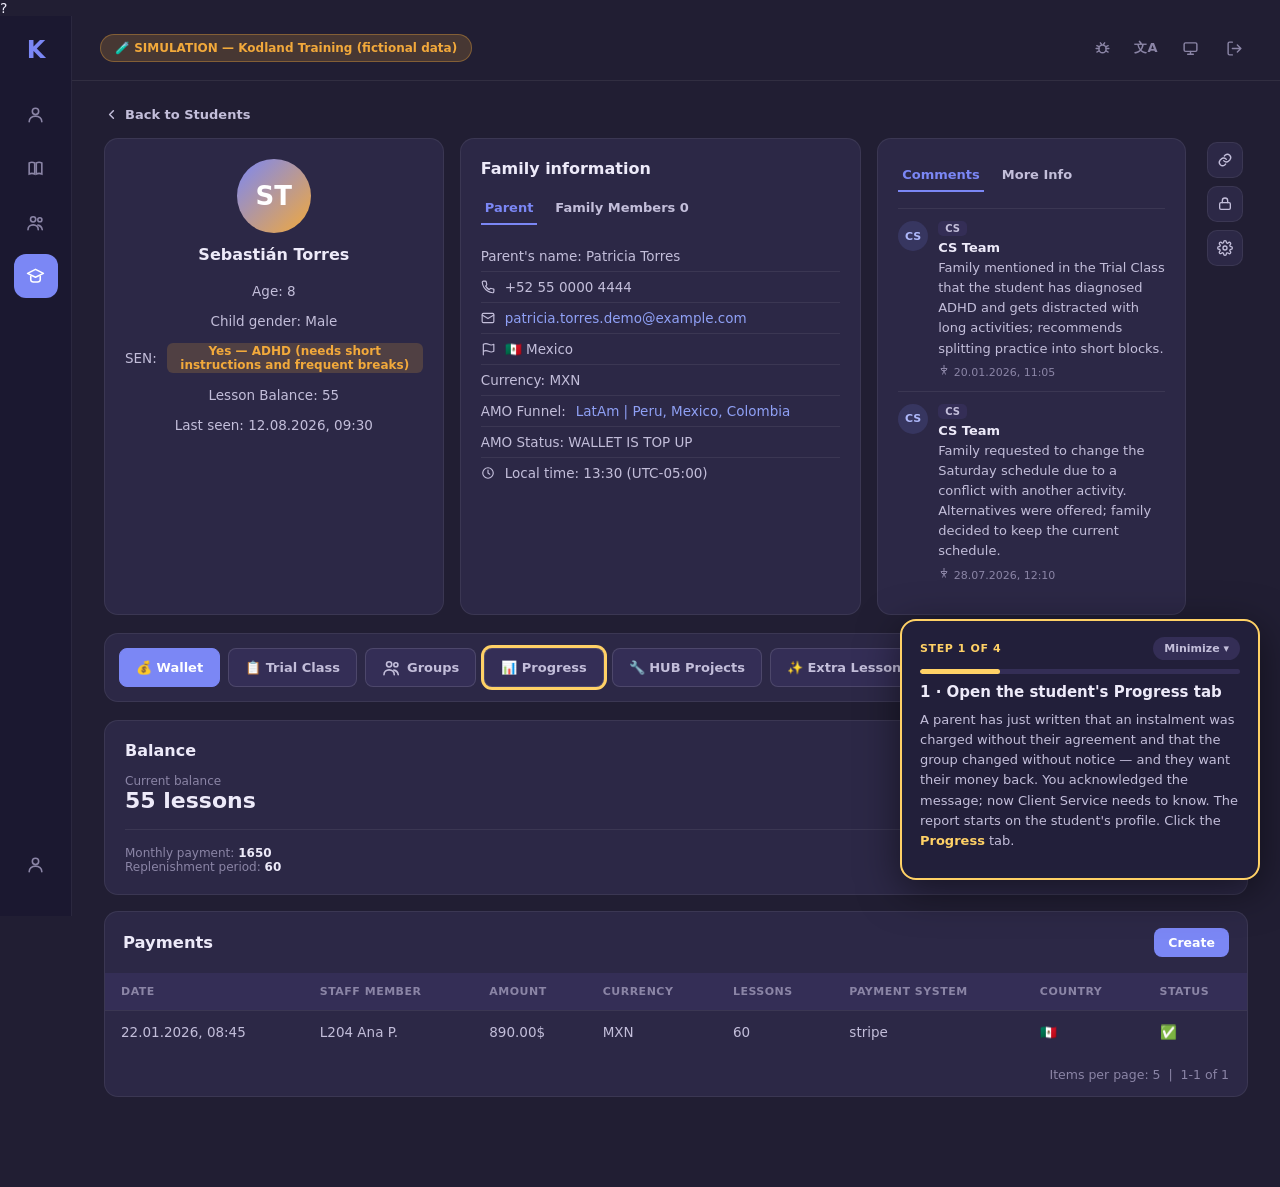
<file: Simulacion_BO_Evaluate.html>
?<!DOCTYPE html>
<html lang="en">
<head>
<meta charset="UTF-8">
<meta name="viewport" content="width=device-width, initial-scale=1.0">
<title>BO Simulation — Kodland Training</title>
<style>
:root{
  --bg:#211E33; --sidebar:#1B1830; --card:#2C2846; --card2:#342E56; --card3:#3A3460;
  --border:rgba(255,255,255,.07); --border2:rgba(255,255,255,.12);
  --text:#EDEAF9; --text2:#C3BEDA; --muted:#8B85A6;
  --accent:#7B87F5; --accent-d:#6067D8; --accent-bg:rgba(123,135,245,.15);
  --green:#34D399; --green-bg:rgba(52,211,153,.15);
  --orange:#F2A93B; --orange-bg:rgba(242,169,59,.18);
  --red:#F2716D; --red-bg:rgba(242,113,109,.15); --grey-bg:#413A66; --grey-t:#B4AFC9;
  --yellow:#F2D93B; --yellow-bg:rgba(242,217,59,.18);
  --r:14px; --rs:8px;
}
*{box-sizing:border-box;margin:0;padding:0}
body{background:var(--bg);color:var(--text);font-family:'Segoe UI',Inter,system-ui,sans-serif;min-height:100vh;font-size:14px}
button{font-family:inherit;cursor:pointer}
a{color:#8FA0F5;text-decoration:none;cursor:pointer}
a:hover{text-decoration:underline}
textarea,select,input{font-family:inherit}
.app{display:flex;min-height:100vh}
/* SIDEBAR */
.sidebar{width:72px;background:var(--sidebar);display:flex;flex-direction:column;align-items:center;padding:20px 0;flex-shrink:0;border-right:1px solid var(--border);position:sticky;top:0;height:100vh}
.side-logo{font-size:24px;font-weight:800;color:var(--accent);margin-bottom:28px;letter-spacing:-1px}
.side-icon{width:44px;height:44px;border-radius:12px;background:transparent;border:none;color:var(--muted);display:flex;align-items:center;justify-content:center;margin-bottom:10px;transition:all .15s;position:relative}
.side-icon:hover{background:var(--card2);color:var(--text)}
.side-icon.active{background:var(--accent);color:#fff}
.tour-hl{box-shadow:0 0 0 3px #FFD166 !important;animation:pulse 1.4s infinite;position:relative;z-index:30}
.side-icon.tour-hl::after{content:'';position:absolute;inset:-5px;border-radius:16px;border:2px solid #FFD166;box-shadow:0 0 0 4px rgba(255,209,102,.25);animation:pulse 1.4s infinite}
.mod-expand.tour-hl{border-radius:8px !important;box-shadow:0 0 0 3px #FFD166,0 0 0 7px rgba(255,209,102,.3) !important}
.tour-card.pos-left{right:auto;left:20px}
.side-bottom{margin-top:auto}
@keyframes pulse{0%,100%{opacity:1}50%{opacity:.5}}
/* MAIN */
.main{flex:1;display:flex;flex-direction:column;min-width:0}
.topbar{display:flex;align-items:center;justify-content:space-between;padding:14px 28px;border-bottom:1px solid var(--border)}
.sim-badge{background:var(--orange-bg);color:var(--orange);font-weight:700;font-size:12px;padding:6px 14px;border-radius:999px;border:1px solid rgba(242,169,59,.35)}
.topbar-right{display:flex;gap:8px}
.ticon{width:36px;height:36px;border-radius:10px;background:transparent;border:none;color:var(--muted);display:flex;align-items:center;justify-content:center}
.ticon:hover{background:var(--card2);color:var(--text)}
.content{flex:1;padding:26px 32px 90px;overflow-x:hidden}
h1.pagetitle{font-size:26px;font-weight:700;margin-bottom:18px}
/* CARDS / GRID */
.row3{display:grid;grid-template-columns:1.1fr 1.3fr 1fr;gap:16px;margin-bottom:18px;position:relative}
.row3-student{display:grid;grid-template-columns:1.1fr 1.3fr 1fr 46px;gap:16px;margin-bottom:18px}
.row2{display:grid;grid-template-columns:1fr 1fr;gap:16px;margin-bottom:18px}
@media(max-width:980px){.row3,.row2{grid-template-columns:1fr}.row3-student{grid-template-columns:1fr}}
.card{background:var(--card);border:1px solid var(--border);border-radius:var(--r);padding:20px}
.card h3{font-size:16px;font-weight:700;margin-bottom:14px;display:flex;align-items:center;gap:8px;justify-content:space-between;flex-wrap:wrap}
.profile-name{font-size:19px;font-weight:700;display:flex;align-items:center;gap:10px;margin-bottom:14px}
.field{display:flex;align-items:center;gap:10px;padding:7px 0;font-size:13.5px;color:var(--text2);border-bottom:1px solid var(--border)}
.field:last-child{border-bottom:none}
.field .ic{color:var(--muted);flex-shrink:0}
.tag-row{display:flex;flex-wrap:wrap;gap:8px;margin-top:12px}
.tag{background:var(--card2);border:1px solid var(--border2);color:var(--text2);font-size:12px;font-weight:600;padding:5px 12px;border-radius:999px}
.course-item{padding:12px 14px;background:var(--card2);border-radius:10px;margin-bottom:10px;font-size:13.5px;color:var(--text2)}
.course-item:last-child{margin-bottom:0}
.avail-banner{display:flex;align-items:center;gap:10px;background:var(--orange-bg);border:1px solid rgba(242,169,59,.3);border-radius:10px;padding:10px 14px;margin-bottom:14px}
.avail-banner .warn{color:var(--orange)}
.btn{border:none;border-radius:8px;padding:7px 14px;font-size:12.5px;font-weight:700;cursor:pointer}
.btn-orange{background:#8A6A2E;color:#FFE1A8}
.btn-green{background:#1E5A45;color:#7FE8BE}
.btn-accent{background:var(--accent);color:#fff}
.btn-accent:hover{background:var(--accent-d)}
.btn-ghost{background:transparent;border:1px solid var(--border2);color:var(--text2)}
.availrow{display:flex;justify-content:space-between;padding:6px 0;font-size:13.5px}
.availrow .day{color:var(--text2)}
.availrow .val{color:var(--muted);font-style:italic}
.availrow .val.set{background:var(--accent-bg);color:#AEB8FA;font-style:normal;padding:2px 10px;border-radius:999px;font-size:12px;font-weight:600}
/* TABS */
.tabs{display:flex;gap:6px;margin-bottom:18px;border-bottom:1px solid var(--border);flex-wrap:wrap}
.tab{padding:10px 18px;background:transparent;border:none;color:var(--text2);font-weight:700;font-size:13.5px;border-radius:8px 8px 0 0;position:relative;top:1px;display:flex;align-items:center;gap:6px}
.tab.active{background:var(--accent);color:#fff;border-radius:8px}
.subtabs{display:flex;gap:14px;margin-bottom:16px;flex-wrap:wrap}
.subtabs a.stlink{color:var(--text2);font-weight:700;font-size:13px;padding:8px 4px;border-bottom:2px solid transparent}
.subtabs a.stlink.active{color:var(--accent);border-color:var(--accent)}
/* TABLE */
.tablewrap{background:var(--card);border:1px solid var(--border);border-radius:var(--r);overflow:hidden;position:relative}
.tbl-toolbar{display:flex;gap:12px;padding:16px 18px;flex-wrap:wrap;align-items:center}
.tbl-input,.tbl-select{background:var(--card2);border:1px solid var(--border2);color:var(--text);padding:9px 12px;border-radius:8px;font-size:13px;min-width:160px}
table{width:100%;border-collapse:collapse}
thead th{text-align:left;font-size:11px;letter-spacing:.5px;text-transform:uppercase;color:var(--muted);padding:12px 16px;background:var(--card2);white-space:nowrap}
tbody td{padding:13px 16px;font-size:13.5px;color:var(--text2);border-top:1px solid var(--border);vertical-align:top}
tbody tr:hover{background:rgba(255,255,255,.02)}
tbody tr.clickable{cursor:pointer}
.pill{display:inline-block;padding:3px 12px;border-radius:999px;font-size:11.5px;font-weight:700}
.pill-green{background:var(--green-bg);color:var(--green)}
.pill-blue{background:var(--accent-bg);color:#AEB8FA}
.pill-grey{background:var(--grey-bg);color:var(--grey-t)}
.pill-orange{background:var(--orange-bg);color:var(--orange)}
.pill-red{background:var(--red-bg);color:var(--red)}
.pill-yellow{background:var(--yellow-bg);color:var(--yellow)}
.pill-pale{background:var(--card2);color:var(--muted);border:1px dashed var(--border2)}
.pill-click{cursor:pointer}
.pill-click:hover{filter:brightness(1.15)}
.progress-legend-ic{width:22px;height:22px;border-radius:50%;background:var(--card2);border:1px solid var(--border2);color:var(--text2);font-weight:800;font-size:12px;display:inline-flex;align-items:center;justify-content:center;cursor:pointer;margin-left:8px}
.progress-legend-ic:hover{background:var(--card3);color:#fff}
.legend-row{display:flex;align-items:center;gap:10px;padding:6px 0;font-size:13px;color:var(--text2)}
.legend-dot{width:14px;height:14px;border-radius:50%;flex-shrink:0}
/* OVAL PROGRESS/CHECK PILLS (match real BO) */
.oval-pill-wrap{display:flex;flex-direction:column;align-items:center;gap:4px}
.oval-pill-lbl{font-size:10.5px;color:var(--muted);font-weight:700}
.oval-pill{display:inline-flex;align-items:center;justify-content:center;gap:4px;min-width:64px;height:32px;padding:0 12px;border-radius:999px;font-size:12px;font-weight:800;white-space:nowrap}
.oval-pill.oval-click{cursor:pointer}
.oval-pill.oval-click:hover{filter:brightness(1.15)}
.oval-green{background:var(--green);color:#0b2a1f}
.oval-orange{background:var(--orange);color:#2a2205}
.oval-red{background:var(--red);color:#fff}
.oval-yellow{background:var(--yellow);color:#2a2205}
.oval-grey{background:var(--grey-bg);color:var(--grey-t)}
.oval-blue{background:var(--accent);color:#fff}
.oval-pale{background:#E9E7F5;color:#4A4570;border:1px solid rgba(255,255,255,.1)}
.progress-grid{margin-top:16px}
.progress-mod-row{display:flex;align-items:center;gap:18px;padding:14px 0;border-top:1px solid var(--border);flex-wrap:wrap}
.progress-mod-row:first-child{border-top:none}
.progress-mod-name{width:30px;font-weight:800;font-size:14px;color:var(--text2);flex-shrink:0}
.progress-mod-pills{display:flex;gap:14px;flex-wrap:wrap;flex:1}
.progress-mod-total{min-width:60px;text-align:right;font-size:13px;color:var(--text2);font-weight:700;flex-shrink:0}
/* FLOATING INLINE POPUP (attendance / lesson records) */
.floating-popup{position:fixed;z-index:900;background:var(--card);border:1px solid var(--border2);border-radius:12px;padding:10px;box-shadow:0 12px 34px rgba(0,0,0,.55);display:none}
.floating-popup .fp-row{display:flex;gap:6px}
.floating-popup button{border:none;border-radius:999px;padding:7px 13px;font-size:11.5px;font-weight:800;cursor:pointer;white-space:nowrap}
.floating-popup button:hover{filter:brightness(1.1)}
.floating-popup .fp-info{font-size:12.5px;color:var(--text2);display:flex;align-items:center;gap:14px;white-space:nowrap}
/* TOGGLE SWITCH */
.toggle-switch{position:relative;display:inline-block;width:36px;height:20px;flex-shrink:0}
.toggle-switch input{opacity:0;width:0;height:0}
.toggle-slider{position:absolute;cursor:pointer;inset:0;background:var(--card2);border:1px solid var(--border2);border-radius:999px;transition:.2s}
.toggle-slider::before{content:'';position:absolute;height:14px;width:14px;left:2px;top:2px;background:#fff;border-radius:50%;transition:.2s}
.toggle-switch input:checked + .toggle-slider{background:var(--accent);border-color:var(--accent)}
.toggle-switch input:checked + .toggle-slider::before{transform:translateX(16px)}
/* GROUP STUDENTS/CHECK TABLE (module-grouped columns) */
.grp-students-table{width:100%;border-collapse:collapse}
.grp-students-table th{text-align:left;padding:8px 10px;font-size:11.5px;color:var(--muted);font-weight:700;white-space:nowrap}
.grp-students-table .mod-header-row th{color:var(--text2);font-size:13px;font-weight:800;border-bottom:none;padding-bottom:2px}
.grp-students-table td{padding:10px;vertical-align:top;border-top:1px solid var(--border)}
.grp-student-cell b{display:block;font-size:13.5px}
.grp-student-cell span{font-size:11.5px;color:var(--muted)}
.grp-student-badges{display:flex;gap:6px;margin-top:6px;flex-wrap:wrap}
.grp-sqbtn{width:32px;height:32px;border-radius:8px;background:transparent;border:1px solid var(--accent);color:var(--accent);display:flex;align-items:center;justify-content:center;cursor:pointer;margin-bottom:6px}
.grp-sqbtn:hover{background:var(--accent);color:#fff}
/* GROUP DETAIL */
.grp-header{display:grid;grid-template-columns:1.5fr 1fr;gap:16px;margin-bottom:18px}
@media(max-width:900px){.grp-header{grid-template-columns:1fr}}
.grp-info-cols{display:grid;grid-template-columns:1fr 1fr;gap:0 24px;margin-top:14px}
.grp-info-row{display:flex;justify-content:space-between;gap:10px;padding:7px 0;font-size:13px;color:var(--text2);border-bottom:1px solid var(--border)}
.grp-info-row b{color:var(--text);font-weight:700}
.grp-stat{display:inline-flex;align-items:center;gap:5px;background:var(--card2);border:1px solid var(--border2);border-radius:999px;padding:4px 12px;font-size:12px;color:var(--text2);font-weight:700}
.grp-comment-empty{color:var(--muted);font-size:13px;text-align:center;padding:30px 0}
.grp-icbtn{width:30px;height:30px;border-radius:8px;background:var(--card2);border:1px solid var(--border2);color:var(--text2);display:inline-flex;align-items:center;justify-content:center;cursor:pointer;font-size:14px}
.grp-icbtn:hover{background:var(--card3);color:#fff}
.grp-addbtn{width:30px;height:30px;border-radius:8px;background:var(--accent);color:#fff;border:none;font-size:18px;font-weight:800;cursor:pointer;line-height:1}
.grp-students-row{display:flex;align-items:center;gap:14px;padding:14px 16px;border-top:1px solid var(--border);flex-wrap:wrap}
.grp-student-name{min-width:190px}
.grp-student-name b{display:block;font-size:13.5px}
.grp-student-name span{font-size:11.5px;color:var(--muted)}
.check-legend{display:flex;flex-wrap:wrap;gap:14px;padding:12px 16px;font-size:12px;color:var(--text2);border-bottom:1px solid var(--border)}
.check-legend span{display:inline-flex;align-items:center;gap:5px}
.check-dot{width:10px;height:10px;border-radius:50%;display:inline-block}
.tbl-foot{display:flex;justify-content:flex-end;align-items:center;gap:14px;padding:14px 18px;font-size:12.5px;color:var(--muted)}
.filterbtn{position:absolute;top:16px;right:18px;width:36px;height:36px;border-radius:50%;background:var(--accent);color:#fff;border:none;display:flex;align-items:center;justify-content:center}
.empty-row td{text-align:center;color:var(--muted);padding:26px;font-style:italic}
/* SCHEDULE */
.sched-nav{display:flex;justify-content:center;align-items:center;gap:14px;margin-bottom:6px}
.sched-range{text-align:center;color:var(--accent);font-size:12.5px;margin-bottom:16px}
.arrowbtn{width:34px;height:34px;border-radius:50%;border:1px solid var(--border2);background:transparent;color:var(--accent);display:flex;align-items:center;justify-content:center}
.gridcal{display:grid;grid-template-columns:70px repeat(7,1fr);border-top:1px solid var(--border);border-left:1px solid var(--border)}
.gridcal .hd{padding:10px 6px;text-align:center;font-size:12px;font-weight:700;color:var(--text2);border-right:1px solid var(--border);border-bottom:1px solid var(--border);background:var(--card2)}
.gridcal .hourlbl{padding:4px 8px;font-size:11px;color:var(--muted);border-right:1px solid var(--border);border-bottom:1px solid var(--border);height:52px}
.gridcal .cell{border-right:1px solid var(--border);border-bottom:1px solid var(--border);height:52px;position:relative}
.evt{position:absolute;inset:2px;border-radius:8px;padding:5px 7px;font-size:10.5px;font-weight:700;line-height:1.3;overflow:hidden;cursor:pointer}
.evt.avail{background:rgba(52,211,153,.18);color:#7FE8BE;border:1px solid rgba(52,211,153,.35)}
.evt.lesson{background:var(--accent);color:#fff}
.evt.lesson:hover{background:var(--accent-d)}
/* RATING + INFO TOOLTIP */
.badge-status{display:inline-block;padding:4px 14px;border-radius:999px;font-size:12px;font-weight:700}
.ratrow{display:flex;align-items:center;justify-content:space-between;padding:11px 0;border-top:1px solid var(--border)}
.ratrow:first-of-type{border-top:none}
.ratrow .lbl{color:var(--text2);font-size:13.5px;display:flex;align-items:center;gap:6px}
.ratrow .num{display:flex;align-items:center;gap:12px}
.ratrow .num b{font-size:14px}
.retperiod{background:var(--card2);border-radius:10px;padding:16px;text-align:center}
.retperiod .t{font-weight:700;font-size:13.5px;margin-bottom:8px;display:flex;align-items:center;justify-content:center;gap:6px}
.retperiod .v{font-size:20px;font-weight:800;margin-bottom:6px}
.info-wrap{position:relative;display:inline-flex;cursor:help}
.info-ic{width:15px;height:15px;border-radius:50%;background:var(--card3);color:var(--muted);font-size:10px;display:flex;align-items:center;justify-content:center;font-weight:800}
.info-pop{display:none;position:absolute;left:0;top:22px;background:#fff;color:#2a2540;border-radius:8px;padding:11px 14px;font-size:12px;font-weight:600;line-height:1.7;box-shadow:0 8px 24px rgba(0,0,0,.4);white-space:normal;width:230px;z-index:80;text-align:left}
.info-wrap:hover .info-pop{display:block}
.info-pop .def{display:block;font-weight:700;color:#413A66;margin-bottom:6px;border-bottom:1px solid #eee;padding-bottom:6px}
/* STUDENT DETAIL */
.avatar-circle{width:74px;height:74px;border-radius:50%;background:linear-gradient(135deg,#7B87F5,#F2A93B);display:flex;align-items:center;justify-content:center;font-size:26px;font-weight:800;color:#fff;margin:0 auto 12px}
.comment{display:flex;gap:10px;padding:12px 0;border-top:1px solid var(--border)}
.comment:first-child{border-top:none}
.cavatar{width:30px;height:30px;border-radius:50%;background:var(--accent-bg);color:#AEB8FA;font-size:11px;font-weight:800;display:flex;align-items:center;justify-content:center;flex-shrink:0}
.croletag{font-size:10px;font-weight:800;background:var(--card2);color:var(--text2);padding:2px 7px;border-radius:5px;margin-bottom:4px;display:inline-block}
.cname{font-weight:700;font-size:13px;margin-bottom:3px}
.ctext{font-size:13px;color:var(--text2);line-height:1.55}
.ctime{font-size:11px;color:var(--muted);margin-top:5px}
.senflag{background:var(--orange-bg);color:var(--orange);font-weight:700;padding:1px 8px;border-radius:6px;font-size:12px}
.detail-tabs{display:flex;gap:8px;flex-wrap:wrap;background:var(--card);border:1px solid var(--border);border-radius:var(--r);padding:14px;margin-bottom:18px}
.dtab{padding:9px 16px;border-radius:8px;border:1px solid var(--border2);background:var(--card2);color:var(--text2);font-weight:700;font-size:13px;display:flex;align-items:center;gap:6px}
.dtab.active{background:var(--accent);color:#fff;border-color:var(--accent)}
.balance-box{display:flex;align-items:center;justify-content:space-between;flex-wrap:wrap;gap:14px}
.balance-num{font-size:22px;font-weight:800}
.toggle{width:42px;height:24px;background:var(--accent);border-radius:999px;position:relative;display:inline-block}
.toggle::after{content:'';position:absolute;right:3px;top:3px;width:18px;height:18px;border-radius:50%;background:#fff}
.autopay-row{display:flex;justify-content:space-between;align-items:center;margin-top:16px;padding-top:16px;border-top:1px solid var(--border);flex-wrap:wrap;gap:10px}
.backlink{display:inline-flex;align-items:center;gap:6px;color:var(--text2);font-size:13px;font-weight:700;margin-bottom:16px}
.side-actions{display:flex;flex-direction:column;gap:8px;align-items:center;padding-top:4px}
.side-actions button{width:36px;height:36px;border-radius:10px;background:var(--card);border:1px solid var(--border);color:var(--text2);display:flex;align-items:center;justify-content:center}
.side-actions button:hover{background:var(--card2);color:var(--text)}
/* COURSE DETAIL */
.course-head{display:flex;gap:24px;flex-wrap:wrap;margin-bottom:18px}
.course-head-emoji{width:120px;height:100px;border-radius:14px;background:linear-gradient(135deg,#2E2A4D,#3A3460);display:flex;align-items:center;justify-content:center;font-size:48px;flex-shrink:0}
.course-badges{display:flex;gap:10px;margin-bottom:14px}
.badge-active{background:var(--green-bg);color:var(--green);font-weight:700;padding:5px 16px;border-radius:8px;font-size:13px}
.badge-type{background:var(--orange-bg);color:var(--orange);font-weight:700;padding:5px 16px;border-radius:8px;font-size:13px;text-transform:capitalize}
.modtable td{cursor:default}
.mod-expand{background:var(--accent-bg);color:#AEB8FA;border:none;width:30px;height:30px;border-radius:50%;display:flex;align-items:center;justify-content:center}
.lesson-row td{background:rgba(255,255,255,.015)}
.bug-ic{color:var(--orange);cursor:pointer;display:inline-flex}
.bug-ic:hover{color:#ffcf8a}
/* MODALS */
.modal-back{display:none;position:fixed;inset:0;background:rgba(0,0,0,.6);z-index:500;align-items:center;justify-content:center;padding:16px}
.modal-box{background:var(--card);border:1px solid var(--border2);border-radius:16px;padding:26px;width:min(480px,94vw);max-height:88vh;overflow-y:auto}
.modal-box h3{font-size:17px;margin-bottom:16px;display:flex;justify-content:space-between;align-items:center}
.modal-box label{display:block;font-size:12.5px;font-weight:700;color:var(--text2);margin-bottom:6px;margin-top:14px}
.modal-box label:first-of-type{margin-top:0}
.modal-box select,.modal-box textarea{width:100%;background:var(--card2);border:1px solid var(--border2);color:var(--text);padding:10px 12px;border-radius:8px;font-size:13.5px}
.modal-box textarea{min-height:90px;resize:vertical}
.modal-actions{display:flex;justify-content:space-between;align-items:center;margin-top:20px}
.evalentry{background:var(--card2);border-radius:10px;padding:14px 16px;margin-top:12px;font-size:13px;color:var(--text2);line-height:1.7}
.evalentry b{color:var(--text)}
/* TOUR — corner widget so it doesn't cover page content */
.tour-card{position:fixed;bottom:20px;right:20px;width:min(360px,90vw);background:#221F3A;border:2px solid #FFD166;border-radius:16px;padding:16px 18px;box-shadow:0 10px 40px rgba(0,0,0,.5);z-index:999;display:flex;flex-direction:column;gap:9px;max-height:70vh;overflow-y:auto}
.tour-top{display:flex;justify-content:space-between;align-items:center;gap:10px}
.tour-step{font-size:11px;font-weight:800;letter-spacing:.6px;text-transform:uppercase;color:#FFD166}
.tour-x{background:var(--card2);border:none;color:var(--text2);font-size:11px;font-weight:800;padding:5px 11px;border-radius:999px;white-space:nowrap}
.tour-x:hover{background:var(--card3);color:#fff}
.tour-title{font-size:15px;font-weight:800}
.tour-body{font-size:13px;color:var(--text2);line-height:1.55}
.tour-body b{color:#FFD166}
.tour-progress{height:5px;background:var(--card2);border-radius:999px;overflow:hidden}
.tour-progress i{display:block;height:100%;background:#FFD166;border-radius:999px;transition:width .3s}
.tour-actions{display:flex;justify-content:flex-end;align-items:center;margin-top:2px}
.tour-next{background:#FFD166;color:#2a2205;border:none;border-radius:8px;padding:9px 18px;font-weight:800;font-size:13px}
.toast{position:fixed;top:20px;left:50%;transform:translateX(-50%);background:#2C2846;border:1px solid var(--accent);color:var(--text);padding:12px 20px;border-radius:10px;font-size:13.5px;z-index:1000;box-shadow:0 8px 26px rgba(0,0,0,.4);max-width:440px;text-align:center}
.reflect{background:var(--accent-bg);border:1px solid rgba(123,135,245,.35);border-radius:12px;padding:16px 18px;margin-top:16px;font-size:13.5px;color:#D6DCFC;line-height:1.6}
/* COMPLETION CELEBRATION */
.celebrate-back{display:none;position:fixed;inset:0;background:rgba(10,8,25,.72);z-index:2000;align-items:center;justify-content:center;padding:16px}
.confetti-piece{position:fixed;top:-24px;width:10px;height:16px;opacity:.95;z-index:2001;animation:confetti-fall linear forwards;pointer-events:none}
@keyframes confetti-fall{0%{transform:translateY(0) rotate(0deg);opacity:1}100%{transform:translateY(108vh) rotate(560deg);opacity:.85}}
.celebrate-box{position:relative;z-index:2002;background:linear-gradient(160deg,#221F3A,#2C2750);border:2px solid #FFD166;border-radius:22px;padding:40px 34px;width:min(560px,94vw);max-height:86vh;overflow-y:auto;text-align:center;box-shadow:0 20px 70px rgba(0,0,0,.6);animation:celebrate-pop .45s cubic-bezier(.25,1.4,.4,1)}
@keyframes celebrate-pop{0%{transform:scale(.7);opacity:0}100%{transform:scale(1);opacity:1}}
.celebrate-emoji{font-size:56px;line-height:1;margin-bottom:10px}
.celebrate-title{font-size:24px;font-weight:800;color:#FFD166;margin-bottom:14px}
.celebrate-text{font-size:14.5px;line-height:1.7;color:#E5E8FF}
.celebrate-close{margin-top:24px;background:#FFD166;color:#221F3A;border:none;font-weight:800;padding:12px 26px;border-radius:999px;font-size:14px}
.celebrate-close:hover{filter:brightness(1.06)}
/* INTRO SCREEN */
.introgate{position:fixed;inset:0;background:var(--bg);z-index:1001;overflow-y:auto;padding:50px 20px}
.introwrap{max-width:680px;margin:0 auto}
.intro-eyebrow{color:var(--accent);font-weight:800;font-size:12.5px;text-transform:uppercase;letter-spacing:1px;margin-bottom:10px}
.introwrap h1{font-size:32px;margin-bottom:16px}
.introwrap>p.lead{color:var(--text2);font-size:15.5px;line-height:1.75;margin-bottom:30px}
.intro-item{display:flex;gap:16px;background:var(--card);border:1px solid var(--border);border-radius:14px;padding:18px 20px;margin-bottom:14px}
.intro-num{width:34px;height:34px;border-radius:50%;background:var(--accent);color:#fff;font-weight:800;display:flex;align-items:center;justify-content:center;flex-shrink:0}
.intro-item h4{font-size:15.5px;margin-bottom:6px}
.intro-item p{font-size:13.5px;color:var(--text2);line-height:1.6}
.intro-cta{display:block;width:100%;margin-top:28px;background:var(--accent);color:#fff;border:none;border-radius:999px;padding:16px 28px;font-weight:800;font-size:16px}
.intro-cta:hover{background:var(--accent-d)}
.intro-note{text-align:center;color:var(--muted);font-size:12.5px;margin-top:14px}
</style>
</head>
<body>

<div class="introgate" id="introgate" style="display:none">
  <div class="introwrap">
    <div class="intro-eyebrow">🎓 BO Simulation</div>
    <h1>Learn to report a case to Client Service in BO! 🖥️✨</h1>
    <button class="intro-cta" onclick="startTour()">🚀 Start the guided walkthrough</button>
  </div>
</div>

<div class="app">
  <aside class="sidebar" id="sidebar">
    <div class="side-logo">K</div>
    <button class="side-icon" data-page="profile" title="Profile" onclick="goPage('profile')"></button>
    <button class="side-icon" data-page="courses" title="Courses" onclick="goPage('courses')"></button>
    <button class="side-icon" data-page="groups" title="Groups" onclick="goPage('groups')"></button>
    <button class="side-icon" data-page="students" title="Students" onclick="goPage('students')"></button>
    <div class="side-bottom">
      <button class="side-icon" title="My account"></button>
    </div>
  </aside>

  <div class="main">
    <header class="topbar">
      <span class="sim-badge">🧪 SIMULATION — Kodland Training (fictional data)</span>
      <div class="topbar-right">
        <button class="ticon" title="Report an issue"></button>
        <button class="ticon" title="Language"></button>
        <button class="ticon" title="Device mode"></button>
        <button class="ticon" title="Log out" onclick="location.reload()"></button>
      </div>
    </header>
    <main class="content" id="content"></main>
  </div>
</div>

<div class="tour-card" id="tourCard" style="display:none">
  <div class="tour-top">
    <span class="tour-step" id="tourStepLbl">Step 1</span>
    <button class="tour-x" onclick="minimizeTour()" title="Minimize the walkthrough">Minimize ▾</button>
  </div>
  <div class="tour-progress"><i id="tourBar" style="width:3%"></i></div>
  <div class="tour-title" id="tourTitle"></div>
  <div class="tour-body" id="tourBody"></div>
  <div class="tour-actions">
    <button class="tour-next" id="tourNextBtn" onclick="nextStep()">Next →</button>
  </div>
</div>
<button id="tourReopenBtn" onclick="reopenTour()" style="display:none;position:fixed;bottom:20px;right:20px;background:#FFD166;color:#2a2205;border:none;border-radius:999px;padding:12px 20px;font-weight:800;font-size:13px;z-index:999;box-shadow:0 8px 26px rgba(0,0,0,.4)">📍 Resume guided walkthrough</button>
<div class="floating-popup" id="floatingPopup"></div>
<div class="celebrate-back" id="celebrateBack">
  <div class="celebrate-box">
    <div class="celebrate-emoji">🎉</div>
    <div class="celebrate-title">Report sent!</div>
    <div class="celebrate-text">You now know how to reach Client Service from BO: the problem kind, the group, and a comment with the facts, the family's own words and what you said. Don't forget to tell your Team Leader the same day. Feel free to keep exploring this replica on your own.</div>
    <button class="celebrate-close" onclick="closeCelebration()">Keep exploring →</button>
  </div>
</div>

<script>
/* ---------- ICONS ---------- */
const ICONS = {
 person:'<svg width="19" height="19" viewBox="0 0 24 24" fill="none" stroke="currentColor" stroke-width="2" stroke-linecap="round"><circle cx="12" cy="8" r="4"/><path d="M4 21c0-4 3.5-7 8-7s8 3 8 7"/></svg>',
 book:'<svg width="19" height="19" viewBox="0 0 24 24" fill="none" stroke="currentColor" stroke-width="2" stroke-linecap="round"><path d="M4 5c2-1 5-1 7 0v14c-2-1-5-1-7 0V5Z"/><path d="M20 5c-2-1-5-1-7 0v14c2-1 5-1 7 0V5Z"/></svg>',
 users:'<svg width="19" height="19" viewBox="0 0 24 24" fill="none" stroke="currentColor" stroke-width="2" stroke-linecap="round"><circle cx="9" cy="8" r="3.3"/><path d="M2.5 21c0-3.5 3-6 6.5-6s6.5 2.5 6.5 6"/><circle cx="17.5" cy="8.5" r="2.6"/><path d="M15 15.3c2.7.4 4.8 2.3 5.5 5.7"/></svg>',
 grad:'<svg width="19" height="19" viewBox="0 0 24 24" fill="none" stroke="currentColor" stroke-width="2" stroke-linejoin="round"><path d="M12 3 2 8l10 5 10-5-10-5Z"/><path d="M6 11v5c0 1.7 2.7 3 6 3s6-1.3 6-3v-5"/></svg>',
 bug:'<svg width="17" height="17" viewBox="0 0 24 24" fill="none" stroke="currentColor" stroke-width="2" stroke-linecap="round"><rect x="7" y="7" width="10" height="11" rx="5"/><path d="M9 4l1.5 2M15 4l-1.5 2M3 12h4M17 12h4M4 17l3-1.5M20 17l-3-1.5M4 8l3 1.5M20 8l-3 1.5"/></svg>',
 lang:'<span style="font-size:13px;font-weight:800">文A</span>',
 monitor:'<svg width="17" height="17" viewBox="0 0 24 24" fill="none" stroke="currentColor" stroke-width="2" stroke-linecap="round" stroke-linejoin="round"><rect x="3" y="4" width="18" height="12" rx="2"/><path d="M8 20h8M12 16v4"/></svg>',
 logout:'<svg width="17" height="17" viewBox="0 0 24 24" fill="none" stroke="currentColor" stroke-width="2" stroke-linecap="round" stroke-linejoin="round"><path d="M9 21H5a2 2 0 0 1-2-2V5a2 2 0 0 1 2-2h4"/><path d="M16 17l5-5-5-5M21 12H9"/></svg>',
 filter:'<svg width="15" height="15" viewBox="0 0 24 24" fill="none" stroke="currentColor" stroke-width="2.2" stroke-linecap="round" stroke-linejoin="round"><path d="M3 5h18l-7 9v5l-4 2v-7L3 5Z"/></svg>',
 mail:'<svg width="14" height="14" viewBox="0 0 24 24" fill="none" stroke="currentColor" stroke-width="2" stroke-linecap="round" stroke-linejoin="round"><rect x="2" y="4" width="20" height="16" rx="2"/><path d="m2 7 10 6 10-6"/></svg>',
 phone:'<svg width="14" height="14" viewBox="0 0 24 24" fill="none" stroke="currentColor" stroke-width="2" stroke-linecap="round" stroke-linejoin="round"><path d="M22 16.9v3a2 2 0 0 1-2.2 2 19.8 19.8 0 0 1-8.6-3 19.5 19.5 0 0 1-6-6 19.8 19.8 0 0 1-3-8.7A2 2 0 0 1 4.1 2h3a2 2 0 0 1 2 1.7c.1 1.1.4 2.2.7 3.2a2 2 0 0 1-.5 2.1L8 10.5a16 16 0 0 0 6 6l1.5-1.5a2 2 0 0 1 2-.5c1 .3 2.1.6 3.2.7a2 2 0 0 1 1.7 2Z"/></svg>',
 flag:'<svg width="14" height="14" viewBox="0 0 24 24" fill="none" stroke="currentColor" stroke-width="2" stroke-linecap="round" stroke-linejoin="round"><path d="M4 22V4c3-1.5 6-1.5 9 0s6 1.5 9 0v12c-3 1.5-6 1.5-9 0s-6-1.5-9 0Z"/></svg>',
 globe:'<svg width="14" height="14" viewBox="0 0 24 24" fill="none" stroke="currentColor" stroke-width="2"><circle cx="12" cy="12" r="9"/><path d="M3 12h18M12 3a15 15 0 0 1 0 18 15 15 0 0 1 0-18Z"/></svg>',
 clock:'<svg width="14" height="14" viewBox="0 0 24 24" fill="none" stroke="currentColor" stroke-width="2" stroke-linecap="round" stroke-linejoin="round"><circle cx="12" cy="12" r="9"/><path d="M12 7v5l3 2"/></svg>',
 pencil:'<svg width="15" height="15" viewBox="0 0 24 24" fill="none" stroke="currentColor" stroke-width="2" stroke-linecap="round" stroke-linejoin="round"><path d="M12 20h9"/><path d="M16.5 3.5a2.1 2.1 0 0 1 3 3L7 19l-4 1 1-4Z"/></svg>',
 pin:'<svg width="12" height="12" viewBox="0 0 24 24" fill="none" stroke="currentColor" stroke-width="2"><path d="M12 2v9M9 21l3-8 3 8M6 9h12l-2 4H8L6 9Z"/></svg>',
 back:'<svg width="15" height="15" viewBox="0 0 24 24" fill="none" stroke="currentColor" stroke-width="2.4" stroke-linecap="round" stroke-linejoin="round"><path d="M15 18l-6-6 6-6"/></svg>',
 arrow:'<svg width="15" height="15" viewBox="0 0 24 24" fill="none" stroke="currentColor" stroke-width="2.4" stroke-linecap="round" stroke-linejoin="round"><path d="M9 18l6-6-6-6"/></svg>',
 link:'<svg width="16" height="16" viewBox="0 0 24 24" fill="none" stroke="currentColor" stroke-width="2" stroke-linecap="round" stroke-linejoin="round"><path d="M10 13a5 5 0 0 0 7.5.5l2-2a5 5 0 0 0-7-7l-1.5 1.5"/><path d="M14 11a5 5 0 0 0-7.5-.5l-2 2a5 5 0 0 0 7 7l1.5-1.5"/></svg>',
 lock:'<svg width="16" height="16" viewBox="0 0 24 24" fill="none" stroke="currentColor" stroke-width="2" stroke-linecap="round" stroke-linejoin="round"><rect x="4" y="10" width="16" height="10" rx="2"/><path d="M8 10V7a4 4 0 0 1 8 0v3"/></svg>',
 gear:'<svg width="16" height="16" viewBox="0 0 24 24" fill="none" stroke="currentColor" stroke-width="2" stroke-linecap="round" stroke-linejoin="round"><circle cx="12" cy="12" r="3"/><path d="M19.4 15a1.7 1.7 0 0 0 .3 1.9l.1.1a2 2 0 1 1-2.8 2.8l-.1-.1a1.7 1.7 0 0 0-1.9-.3 1.7 1.7 0 0 0-1 1.5V21a2 2 0 1 1-4 0v-.1a1.7 1.7 0 0 0-1-1.6 1.7 1.7 0 0 0-1.9.3l-.1.1a2 2 0 1 1-2.8-2.8l.1-.1a1.7 1.7 0 0 0 .3-1.9 1.7 1.7 0 0 0-1.5-1H3a2 2 0 1 1 0-4h.1a1.7 1.7 0 0 0 1.6-1 1.7 1.7 0 0 0-.3-1.9l-.1-.1a2 2 0 1 1 2.8-2.8l.1.1a1.7 1.7 0 0 0 1.9.3H9a1.7 1.7 0 0 0 1-1.5V3a2 2 0 1 1 4 0v.1a1.7 1.7 0 0 0 1 1.5 1.7 1.7 0 0 0 1.9-.3l.1-.1a2 2 0 1 1 2.8 2.8l-.1.1a1.7 1.7 0 0 0-.3 1.9V9a1.7 1.7 0 0 0 1.5 1H21a2 2 0 1 1 0 4h-.1a1.7 1.7 0 0 0-1.5 1Z"/></svg>',
 star:'<svg width="14" height="14" viewBox="0 0 24 24" fill="currentColor"><path d="M12 2l3.1 6.3 7 1-5 4.9 1.2 6.9L12 17.8 5.7 21.1 6.9 14.2l-5-4.9 7-1L12 2Z"/></svg>',
 chevdown:'<svg width="14" height="14" viewBox="0 0 24 24" fill="none" stroke="currentColor" stroke-width="2.4" stroke-linecap="round" stroke-linejoin="round"><path d="M6 9l6 6 6-6"/></svg>',
 calendar:'<svg width="17" height="17" viewBox="0 0 24 24" fill="none" stroke="currentColor" stroke-width="2" stroke-linecap="round" stroke-linejoin="round"><rect x="3" y="5" width="18" height="16" rx="2"/><path d="M3 10h18M8 3v4M16 3v4"/></svg>',
 checklist:'<svg width="17" height="17" viewBox="0 0 24 24" fill="none" stroke="currentColor" stroke-width="2" stroke-linecap="round" stroke-linejoin="round"><rect x="3" y="4" width="18" height="17" rx="2"/><path d="M7 9h10M7 13h10M7 17h6"/></svg>',
};
document.querySelector('[data-page="profile"]').innerHTML = ICONS.person;
document.querySelector('[data-page="courses"]').innerHTML = ICONS.book;
document.querySelector('[data-page="groups"]').innerHTML = ICONS.users;
document.querySelector('[data-page="students"]').innerHTML = ICONS.grad;
document.querySelectorAll('.ticon')[0].innerHTML = ICONS.bug;
document.querySelectorAll('.ticon')[1].innerHTML = ICONS.lang;
document.querySelectorAll('.ticon')[2].innerHTML = ICONS.monitor;
document.querySelectorAll('.ticon')[3].innerHTML = ICONS.logout;
document.querySelector('.side-bottom .side-icon').innerHTML = ICONS.person;

/* ---------- FAKE DATA (100% fictional, for training purposes only) ---------- */
const TEACHER = {
  name:'Camila Reyes', status:'Active', email:'c.reyes.demo@kodland.team', phone:'+57 300 000 0000',
  country:'🇨🇴 Colombia', telegram:'@Camila_Reyes_demo', region:'LatAm', tz:'America/Bogota (UTC-05:00)',
  extra:'Assigned to: Demo Team', tags:['Micro-group','Small group','Regular group','+2 more']
};
const COURSES = [
 {id:1200,title:'[1200] Python Programming [2025][8-9][60 min][40L][LatAm][in progress]',branch:'LatAm',active:'Yes',lessons:40,date:'12.03.2026'},
 {id:1450,title:'[1450] Graphic Design [2025][6-7][60 min][30L][LatAm][in progress]',branch:'LatAm',active:'Yes',lessons:30,date:'02.02.2026'},
 {id:1330,title:'[1330] Creative Minecraft [2025][5-7][40 min][60L][LatAm][in progress]',branch:'LatAm',active:'Yes',lessons:60,date:'19.01.2026'},
];
const COURSE_DETAIL = {
 1200:{emoji:'🐍',type:'coding',branch:'LatAm',language:'Spanish',courseType:'Paid courses',lessonsCount:40,modulesCount:10,courseGroup:'Python',courseSet:'—',excluded:'No',certificate:'LATAM_Python_Level1_1200',intCert:'—',
   modules:[
     {id:3900,num:1,title:'M1. First steps',lessons:[
        {id:38871,num:1,title:'M1.L1 Introduction',topic:'Introduction to the Python course',type:'DEFAULT_LESSON'},
        {id:38872,num:2,title:'M1.L2 Variables',topic:'Storing information in the program',type:'DEFAULT_LESSON'},
     ]},
     {id:3904,num:5,title:'M5. Loops and conditionals',lessons:[
        {id:39011,num:11,title:'M5.L11 Nested conditionals',topic:'Making decisions within decisions',type:'DEFAULT_LESSON'},
        {id:39012,num:12,title:'M5.L12 Loops and conditionals',topic:'Repeating actions with for and while',type:'DEFAULT_LESSON'},
     ]},
   ]},
 1450:{emoji:'🎨',type:'creativity',branch:'LatAm',language:'Spanish',courseType:'Paid courses',lessonsCount:30,modulesCount:8,courseGroup:'Design',courseSet:'—',excluded:'No',certificate:'LATAM_Design_Level1_1450',intCert:'—',
   modules:[{id:9001,num:1,title:'M1. Design fundamentals',lessons:[{id:91001,num:1,title:'M1.L1 Introduction to design',topic:'What graphic design is',type:'DEFAULT_LESSON'}]}]},
 1330:{emoji:'🧱',type:'coding',branch:'LatAm',language:'Spanish',courseType:'Paid courses',lessonsCount:60,modulesCount:12,courseGroup:'Minecraft',courseSet:'—',excluded:'No',certificate:'LATAM_Minecraft_Level1_1330',intCert:'—',
   modules:[{id:9101,num:1,title:'M1. My first world',lessons:[{id:91101,num:1,title:'M1.L1 Introduction to Minecraft',topic:'Exploring creative mode',type:'DEFAULT_LESSON'}]}]},
};
const LESSON_ASSIGNMENTS = {
 39012:{inClass:[{num:1,title:'Challenge: loop counter',type:'Project',score:100}],homework:[{num:1,title:'Homework: multiplication table with for',type:'Project',score:100}],guides:[{id:75427,title:'Lesson manual'},{id:75428,title:'Presentation'}]},
};
const DEFAULT_ASSIGNMENTS = {inClass:[],homework:[],guides:[{id:70000,title:'Lesson manual'}]};
const TEACHER_GROUPS = [
 {name:'PRM_DEMO_MA-01',course:'[1200] Python Programming',students:'3/3',sched:'Tu, Th 14:00',start:'05.02.2026',nextDate:'20.08.2026',next:'M5L12. Loops and conditionals',status:'Active'},
 {name:'DEMO_MI-02',course:'[1450] Graphic Design',students:'2/2',sched:'We 16:00',start:'12.03.2026',nextDate:'19.08.2026',next:'M3L8. Composition and color',status:'Active'},
 {name:'PRM_DEMO_SA-03',course:'[1330] Creative Minecraft',students:'4/4',sched:'Sa 09:00',start:'22.01.2026',nextDate:'22.08.2026',next:'M6L15. My first video game',status:'Active'},
];
const AVAILABILITY = [
 ['Monday',null],['Tuesday','14:00-18:00'],['Wednesday',null],['Thursday','14:00-18:00'],
 ['Friday',null],['Saturday','09:00-12:00'],['Sunday',null]
];
const ALL_GROUPS = [
 {id:88291,title:'PRM_DEMO_SA-03',tutor:'Camila Reyes',course:'[1330] Creative Minecraft',courseId:1330,start:'22.01.2026',sp:'4/4',prev:'M6L14. Redstone basics',next:'M6L15. My first video game',type:'[26] Premium Group 4, 4 students, 40 minutes',branch:'LatAm',funnel:'LatAm | Peru, Mexico, Colombia',tz:'America/Bogota',premium:'Yes'},
 {id:88342,title:'DEMO_MI-02',tutor:'Camila Reyes',course:'[1450] Graphic Design',courseId:1450,start:'12.03.2026',sp:'2/2',prev:'M3L7. Color theory',next:'M3L8. Composition and color',type:'[3] Micro-group, 2 students, 60 minutes',branch:'LatAm',funnel:'LatAm | Peru, Mexico, Colombia',tz:'America/Bogota',premium:'No'},
 {id:88410,title:'PRM_DEMO_MA-01',tutor:'Camila Reyes',course:'[1200] Python Programming',courseId:1200,start:'05.02.2026',sp:'3/3',prev:'M5L11. Nested conditionals',next:'M5L12. Loops and conditionals',type:'[26] Premium Group 3, 3 students, 60 minutes',branch:'LatAm',funnel:'LatAm | Peru, Mexico, Colombia',tz:'America/Bogota',premium:'Yes',tourTarget:true},
 {id:88477,title:'PRM_DEMO_LU-04',tutor:'Diego Salas',course:'[1200] Python Programming',courseId:1200,start:'10.02.2026',sp:'1/1',prev:'',next:'M1L1. Welcome to the course',type:'[12] Mini-group, 4 students, 40 minutes',branch:'LatAm',funnel:'LatAm | Peru, Mexico, Colombia',tz:'America/Bogota',premium:'Yes'},
];
const PROBLEM_KIND_OPTIONS = [
 'Client wants to take a break/freeze their account',
 'Student wants to drop the studies/asks for refund',
 'Technical issue, please, get in touch with the student',
 "Client is not replying/ doesn't attend lessons (tutor tried to get in touch first)",
 'Edit the students personal information (Name, email, phone number)',
 'An extra class is needed',
 'Client wants to change the schedule',
 'Other',
];
const STUDENTS = [
 {id:1,name:'Mateo Fernández',active:'PRM_DEMO_MA-01',inactive:'',email:'mateo.demo@example.com',currency:'COP',balance:'32 lessons',region:'LatAm | Colombia',funnel:'LatAm|Parallel+Inst sale demo',crm:'WALLET IS TOP UP',
   age:9,gender:'Male',sen:'No',last:'11.08.2026, 18:20',
   parent:{name:'Laura Fernández',phone:'+57 300 111 2222',email:'laura.fernandez.demo@example.com',country:'🇨🇴 Colombia',currency:'COP',funnel:'LatAm | Peru, Mexico, Colombia',status:'WALLET IS TOP UP',local:'14:32 (UTC-05:00)'},
   comments:[
     {role:'CS',name:'CS Team',text:'Family happy with the course, no issues. Last follow-up call, nothing new to report.',time:'22.07.2026, 16:40'},
   ],
   balanceNum:32, monthly:1200, period:40,
   payments:[{date:'02.02.2026, 09:10',staff:'L204 Ana P.',amt:'560.00$',ccy:'COP',lessons:40,sys:'stripe',country:'🇨🇴',branch:'LatAm',status:'✅'}]
 },
 {id:2,name:'Valentina Ríos',active:'DEMO_MI-02',inactive:'',email:'valentina.demo@example.com',currency:'USD',balance:'18 lessons',region:'LatAm | Peru',funnel:'LatAm|Parallel+Inst sale demo',crm:'BACKLOG',
   age:11,gender:'Female',sen:'No',last:'10.08.2026, 17:05',
   parent:{name:'Jorge Ríos',phone:'+51 900 222 3333',email:'jorge.rios.demo@example.com',country:'🇵🇪 Peru',currency:'USD',funnel:'LatAm | Peru, Mexico, Colombia',status:'BACKLOG',local:'14:05 (UTC-05:00)'},
   comments:[
   ],
   balanceNum:18, monthly:900, period:30,
   payments:[{date:'12.03.2026, 11:00',staff:'L112 Marco V.',amt:'390.00$',ccy:'USD',lessons:30,sys:'stripe',country:'🇵🇪',branch:'LatAm',status:'✅'}]
 },
 {id:3,name:'Sebastián Torres',active:'PRM_DEMO_SA-03',inactive:'',email:'sebastian.demo@example.com',currency:'MXN',balance:'55 lessons',region:'LatAm | Mexico',funnel:'LatAm|Parallel+Inst sale demo',crm:'WALLET IS TOP UP',
   age:8,gender:'Male',sen:'Yes — ADHD (needs short instructions and frequent breaks)',last:'12.08.2026, 09:30',
   parent:{name:'Patricia Torres',phone:'+52 55 0000 4444',email:'patricia.torres.demo@example.com',country:'🇲🇽 Mexico',currency:'MXN',funnel:'LatAm | Peru, Mexico, Colombia',status:'WALLET IS TOP UP',local:'13:30 (UTC-05:00)'},
   comments:[
     {role:'CS',name:'CS Team',text:'Family mentioned in the Trial Class that the student has diagnosed ADHD and gets distracted with long activities; recommends splitting practice into short blocks.',time:'20.01.2026, 11:05'},
     {role:'CS',name:'CS Team',text:'Family requested to change the Saturday schedule due to a conflict with another activity. Alternatives were offered; family decided to keep the current schedule.',time:'28.07.2026, 12:10'},
   ],
   balanceNum:55, monthly:1650, period:60,
   payments:[{date:'22.01.2026, 08:45',staff:'L204 Ana P.',amt:'890.00$',ccy:'MXN',lessons:60,sys:'stripe',country:'🇲🇽',branch:'LatAm',status:'✅'}],
   tourTarget:true,
 },
 {id:4,name:'Isabella Gómez',active:'PRM_DEMO_MA-01',inactive:'',email:'isabella.demo@example.com',currency:'COP',balance:'6 lessons',region:'LatAm | Colombia',funnel:'LatAm|Parallel+Inst sale demo',crm:'FREEZE',
   age:10,gender:'Female',sen:'No',last:'02.08.2026, 14:00',
   parent:{name:'Andrés Gómez',phone:'+57 300 555 6666',email:'andres.gomez.demo@example.com',country:'🇨🇴 Colombia',currency:'COP',funnel:'LatAm | Peru, Mexico, Colombia',status:'FREEZE',local:'14:00 (UTC-05:00)'},
   comments:[
     {role:'CS',name:'CS Team',text:'Family mentions the student has seemed unmotivated lately. Follow-up call scheduled to check in.',time:'30.07.2026, 17:22'},
   ],
   balanceNum:6, monthly:1200, period:40,
   payments:[{date:'05.02.2026, 10:30',staff:'L204 Ana P.',amt:'560.00$',ccy:'COP',lessons:40,sys:'stripe',country:'🇨🇴',branch:'LatAm',status:'✅'}]
 },
];
const LESSON_MODAL = {topic:'Loops and conditionals', module:5, lesson:12, course:'[1200] Python Programming', group:'PRM_DEMO_MA-01 - 3 students', time:'14:00 - 15:00'};

/* ---------- STATE ---------- */
let state = {page:'profile', ttab:'groups', sid:null, dtab:'wallet', courseId:null, expandedModuleId:null};

function tourStudent(){ return STUDENTS.find(s=>s.tourTarget) || STUDENTS[0]; }

function goPage(p){ state.page=p; if(p!=='studentDetail') state.sid=null; render(); fire('go-'+p); }
function goTeacherTab(t){ state.ttab=t; render(); fire('open-'+t+'-tab'); }
function openStudent(id){ state.page='studentDetail'; state.sid=id; state.dtab='wallet'; render(); fire('open-student'); }
function goDetailTab(t){ state.dtab=t; render(); fire('open-detail-tab-'+t); }
function openCourseDetail(courseId){ state.page='courseDetail'; state.courseId=courseId; state.courseTab='lessons'; state.expandedModuleId=null; render(); fire('open-course-detail'); }
function expandModule(modId){ state.expandedModuleId = (state.expandedModuleId===modId?null:modId); render(); fire('expand-module'); }
function openLessonAssignments(courseId,lessonId){ state.courseId=courseId; state.courseTab='assignments'; state.selectedLessonId=lessonId; render(); fire('open-lesson-assignments'); }
function goCourseTab(t){ state.courseTab=t; render(); }

function openLessonModal(){ document.getElementById('lessonModal').style.display='flex'; fire('open-lesson-modal'); }
function closeLessonModal(){ const m=document.getElementById('lessonModal'); if(m) m.style.display='none'; fire('close-lesson-modal'); }
function reportContentIssue(lessonId){
  const url = 'https://product-surveys.kodland.com/coding?lang=en&lesson_id='+lessonId+'&user_id=DEMO2026&email='+encodeURIComponent(TEACHER.email);
  window.open(url, '_blank');
  toast('🐞 In the real BO, this opens the content-quality survey in a new tab: '+url);
  fire('open-bug-report');
}
function openEvalModal(){ document.getElementById('evalModal').style.display='flex'; fire('open-evaluate-modal'); }
function closeEvalModal(){ const m=document.getElementById('evalModal'); if(m) m.style.display='none'; }
function confirmEvalModal(){ closeEvalModal(); toast('✅ Evaluation sent. Your Team Lead will review it.'); fire('confirm-evaluate-modal'); }
function requestExtraLesson(){ toast('🧪 This is a simulation — in the real BO this opens the form to schedule the extra lesson. Remember to include a clear justification so your Team Leader can approve it.'); fire('click-add-lesson'); }
function clickLoginLink(){ toast('🔗 Link copied — it lets the student log into the platform already signed in, useful if they run into a technical issue mid-class.'); fire('click-login-link'); }
function clickCopyCreds(){ toast('🔒 Student username and password copied to the clipboard.'); fire('click-copy-credentials'); }

function toast(msg){
  const t=document.createElement('div'); t.className='toast'; t.textContent=msg;
  document.body.appendChild(t); setTimeout(()=>t.remove(),3400);
}
function showFloatingPopup(anchorEl, html){
  const fp = document.getElementById('floatingPopup');
  fp.innerHTML = html;
  fp.style.display = 'block';
  const r = anchorEl.getBoundingClientRect();
  let left = r.left;
  fp.style.top = (r.bottom+8)+'px';
  fp.style.left = left+'px';
  requestAnimationFrame(()=>{
    const fw = fp.offsetWidth;
    if(left+fw > window.innerWidth-10) fp.style.left = Math.max(10,window.innerWidth-fw-10)+'px';
  });
}
function hideFloatingPopup(){ document.getElementById('floatingPopup').style.display='none'; }
document.addEventListener('click', e=>{
  const fp = document.getElementById('floatingPopup');
  if(fp && fp.style.display==='block' && !fp.contains(e.target) && !e.target.closest('[data-fp-trigger]')) hideFloatingPopup();
});
function simClick(label){ toast('🧪 This is a simulation — in the real BO, this would: "'+label+'".'); }

/* ---------- RENDER HELPERS ---------- */
function badge(status){
  const map={'Active':'pill-green','WALLET IS TOP UP':'pill-orange','BACKLOG':'pill-grey','FREEZE':'pill-grey'};
  return `<span class="pill ${map[status]||'pill-grey'}">${status}</span>`;
}
function info(def,scale){ return `<span class="info-wrap"><span class="info-ic">i</span><span class="info-pop"><span class="def">${def}</span>${scale}</span></span>`; }
function tierPill(pct,tiers){
  for(const t of tiers){ if(pct>=t.min){ return `<span class="pill ${t.cls}">${t.label}</span>`; } }
  return `<span class="pill pill-grey">—</span>`;
}

function render(){
  const c = document.getElementById('content');
  document.querySelectorAll('.side-icon[data-page]').forEach(b=>b.classList.toggle('active',
    b.dataset.page===state.page ||
    (state.page==='studentDetail' && b.dataset.page==='students') ||
    (state.page==='courseDetail' && b.dataset.page==='groups') ||
    (state.page==='groupDetail' && b.dataset.page==='groups')
  ));
  if(state.page==='profile') c.innerHTML = renderProfile();
  else if(state.page==='courses') c.innerHTML = renderCourses();
  else if(state.page==='groups') c.innerHTML = renderGroups();
  else if(state.page==='students') c.innerHTML = renderStudents();
  else if(state.page==='studentDetail') c.innerHTML = renderStudentDetail();
  else if(state.page==='courseDetail') c.innerHTML = renderCourseDetail();
  else if(state.page==='groupDetail') c.innerHTML = renderGroupDetail();
  applyTourHighlights();
}

function renderProfile(){
  return `
  <h1 class="pagetitle">Profile</h1>
  <div class="row3">
    <div class="card">
      <div class="profile-name">${TEACHER.name} ${badge(TEACHER.status)}</div>
      <div class="field">${ICONS.mail}<a>${TEACHER.email}</a></div>
      <div class="field">${ICONS.phone}${TEACHER.phone}</div>
      <div class="field">${ICONS.flag}${TEACHER.country}</div>
      <div class="field">${ICONS.mail}<a>${TEACHER.telegram}</a></div>
      <div class="field">${ICONS.globe}${TEACHER.region}</div>
      <div class="field">${ICONS.clock}${TEACHER.tz}</div>
      <div class="field">${ICONS.person}${TEACHER.extra}</div>
      <div class="tag-row">${TEACHER.tags.map(t=>`<span class="tag">${t}</span>`).join('')}</div>
    </div>
    <div class="card">
      <h3>Teacher courses</h3>
      ${COURSES.map(c=>`<div class="course-item">${c.title}</div>`).join('')}
    </div>
    <div class="card">
      <h3>Availability hours ${ICONS.pencil}</h3>
      <div class="avail-banner"><span class="warn">⚠️</span><button class="btn btn-orange">Update Hours</button><button class="btn btn-green">Hours Are Current</button></div>
      ${AVAILABILITY.map(([d,v])=>`<div class="availrow"><span class="day">${d}:</span><span class="val ${v?'set':''}">${v||'Not assigned'}</span></div>`).join('')}
    </div>
  </div>
  <div class="tabs" id="teacherTabs">
    <button class="tab ${state.ttab==='groups'?'active':''}" data-ttab="groups" onclick="goTeacherTab('groups')">${ICONS.users} Groups</button>
    <button class="tab ${state.ttab==='schedule'?'active':''}" data-ttab="schedule" onclick="goTeacherTab('schedule')">${ICONS.clock} Schedule</button>
    <button class="tab ${state.ttab==='rating'?'active':''}" data-ttab="rating" onclick="goTeacherTab('rating')">${ICONS.book} Rating</button>
  </div>
  ${state.ttab==='groups'?renderTeacherGroups():state.ttab==='schedule'?renderSchedule():renderRating()}
  `;
}

function renderTeacherGroups(){
  return `
  <div class="tablewrap" id="groupsTable">
    <div class="tbl-toolbar">
      <input class="tbl-input" placeholder="Group name/ID" disabled>
      <select class="tbl-select" disabled><option>Courses</option></select>
      <select class="tbl-select" disabled><option>Active</option></select>
    </div>
    <table><thead><tr><th>Group name</th><th>Course</th><th>Students</th><th>Schedule</th><th>Start date</th><th>Next lesson date</th><th>Next lesson</th><th>Status</th></tr></thead>
    <tbody>
    ${TEACHER_GROUPS.map(g=>`<tr><td><a>${g.name}</a></td><td>${g.course}</td><td>${g.students}</td><td>${g.sched}</td><td>${g.start}</td><td>${g.nextDate}</td><td><a>${g.next}</a></td><td>${badge(g.status)}</td></tr>`).join('')}
    </tbody></table>
    <div class="tbl-foot">Items per page: 10 &nbsp;|&nbsp; 1-3 of 3</div>
  </div>`;
}

function renderSchedule(){
  const days=['Monday','Tuesday','Wednesday','Thursday','Friday','Saturday','Sunday'];
  const hours=['08:00 AM','09:00 AM','10:00 AM','11:00 AM','01:00 PM','02:00 PM','03:00 PM','04:00 PM'];
  return `
  <div class="sched-nav"><button class="arrowbtn">${ICONS.back}</button><button class="btn btn-ghost">Current Week</button><button class="arrowbtn">${ICONS.arrow}</button></div>
  <div class="sched-range">10.08 - 16.08.2026 📅</div>
  <div class="tablewrap" style="padding-bottom:6px" id="scheduleGrid">
    <div class="gridcal">
      <div class="hd"></div>${days.map(d=>`<div class="hd">${d}</div>`).join('')}
      ${hours.map((h,i)=>`<div class="hourlbl">${h}</div>${days.map((d)=>{
        let content='';
        if((d==='Tuesday'||d==='Thursday')&&i===0) content=`<div class="evt avail">14:00-18:00<br>Available</div>`;
        if(d==='Saturday'&&i===2) content=`<div class="evt avail">09:00-12:00<br>Available</div>`;
        if(d==='Tuesday'&&i===4) content=`<div class="evt lesson" onclick="openLessonModal()">14:00-15:00 M5L12<br>PRM_DEMO_MA-01</div>`;
        return `<div class="cell">${content}</div>`;
      }).join('')}`).join('')}
    </div>
  </div>
  <div class="modal-back" id="lessonModal">
    <div class="modal-box" style="width:min(460px,92vw)">
      <h3>🕐 Lesson Information</h3>
      <div class="field"><b style="color:var(--text)">Lesson topic:</b>&nbsp;${LESSON_MODAL.topic}</div>
      <div class="row2" style="margin:10px 0 0">
        <div class="field">#&nbsp;Module: ${LESSON_MODAL.module}</div>
        <div class="field">#&nbsp;Lesson: ${LESSON_MODAL.lesson}</div>
      </div>
      <div class="field"><a>${LESSON_MODAL.course}</a></div>
      <div class="field"><a>${LESSON_MODAL.group}</a></div>
      <div class="field">${ICONS.clock}&nbsp;Session Time: ${LESSON_MODAL.time}</div>
      <div class="modal-actions">
        <a onclick="closeLessonModal()">Exit</a>
        <button class="btn btn-accent" onclick="simClick('Start the lesson / open the virtual classroom');closeLessonModal();">Start lesson</button>
      </div>
    </div>
  </div>`;
}

function renderRating(){
  const RET_SCALE = '<b>Amazing:</b> ≥86%<br><b>Good:</b> ≥77%<br><b>OK:</b> ≥71%<br><b>Bad:</b> &lt;71%';
  const RET_TIERS = [{min:86,cls:'pill-green',label:'Amazing'},{min:77,cls:'pill-blue',label:'Good'},{min:71,cls:'pill-orange',label:'OK'},{min:-1,cls:'pill-red',label:'Bad'}];
  return `
  <div style="display:flex;gap:10px;align-items:center;margin-bottom:16px">
    <select class="tbl-select" disabled><option>Current</option></select>
    <span class="badge-status" style="background:var(--grey-bg);color:var(--grey-t)">New Tutor (Good)</span>
  </div>
  <div class="card" style="margin-bottom:16px" id="retentionCard">
    <h3>Retention ${info('% of your students who stay enrolled after a given period.',RET_SCALE)} <span class="badge-status" style="background:var(--accent-bg);color:#AEB8FA;font-size:11px">Good</span></h3>
    <div class="row3">
      <div class="retperiod"><div class="t">Period 1</div><div class="v">88%</div>${tierPill(88,RET_TIERS)}</div>
      <div class="retperiod"><div class="t">Period 2</div><div class="v">79%</div>${tierPill(79,RET_TIERS)}</div>
      <div class="retperiod"><div class="t">Period 3</div><div class="v">72%</div>${tierPill(72,RET_TIERS)}</div>
    </div>
  </div>
  <div class="card" style="margin-bottom:16px" id="disciplineCard">
    <h3>Discipline <span class="badge-status" style="background:var(--green-bg);color:var(--green);font-size:11px">Amazing</span></h3>
    <div class="ratrow" id="attendanceRow"><span class="lbl">Attendance ${info('% of your student cases with attendance at or above the expected threshold per lesson.','<b>Amazing:</b> ≥85%<br><b>Good:</b> ≥75%<br><b>OK:</b> ≥70%<br><b>Bad:</b> &lt;70%')}</span><div class="num"><b>92%</b><span class="pill pill-green">Amazing</span></div></div>
    <div class="ratrow" id="replRow"><span class="lbl">Replacements/Cancellations ${info('% of your scheduled lessons that get rescheduled or cancelled.','<b>Amazing:</b> &lt;3%<br><b>Good:</b> 3-5%<br><b>Bad:</b> &gt;5%')}</span><div class="num"><b>0%</b><span class="pill pill-green">Amazing</span></div></div>
    <div class="ratrow" id="cwhwRow"><span class="lbl">CW/HW Submitted ${info('% of classwork (CW) and homework (HW) your students actually submit.','<b>CW target:</b> ≥60%<br><b>HW target:</b> ≥40%')}</span><div class="num"><b style="color:var(--orange)">78%</b>&nbsp;/&nbsp;<b>85%</b></div></div>
    <div class="ratrow"><span class="lbl">CW/HW Corrected</span><div class="num"><b>95%</b>&nbsp;/&nbsp;<b>100%</b></div></div>
  </div>
  <div class="card" style="margin-bottom:16px" id="lessonQualityCard">
    <h3>Lesson Quality ${info('Average quality score of your lessons, from audits/AutoQA.','<b>Amazing:</b> ≥90%<br><b>Good:</b> 65-89%<br><b>OK:</b> 35-64%<br><b>Bad:</b> 15-34%<br><b>Terrible:</b> &lt;15%')} <span class="badge-status" style="background:var(--green-bg);color:var(--green);font-size:11px">Great</span></h3>
    <div class="ratrow"><span class="lbl">Average score</span><div class="num"><b>90%</b></div></div>
  </div>
  <div class="card" id="refundsCard">
    <h3>Refunds ${info('Number of refund requests linked to your students in the period.','<b>Amazing:</b> 0<br><b>Good:</b> 1<br><b>Bad:</b> ≥2')} <span class="badge-status" style="background:var(--green-bg);color:var(--green);font-size:11px">Amazing</span></h3>
    <div class="ratrow"><span class="lbl">Refunds count</span><div class="num"><b>0</b></div></div>
  </div>
  `;
}

function renderCourses(){
  return `<h1 class="pagetitle">Courses</h1>
  <div class="tablewrap">
    <button class="filterbtn">${ICONS.filter}</button>
    <table><thead><tr><th>ID</th><th>Title</th><th>Business branch</th><th>Active</th><th>Number of lessons</th><th>Change date</th></tr></thead>
    <tbody>${COURSES.map(c=>`<tr><td>${c.id}</td><td><a onclick="openCourseDetail(${c.id})">${c.title}</a></td><td>${c.branch}</td><td>${c.active}</td><td>${c.lessons}</td><td>${c.date}</td></tr>`).join('')}</tbody></table>
    <div class="tbl-foot">Items per page: 100 &nbsp;|&nbsp; 1-3 of 3</div>
  </div>`;
}

function renderGroups(){
  return `<h1 class="pagetitle">Groups</h1>
  <div style="display:flex;gap:10px;margin-bottom:16px">
    <button class="btn btn-ghost">Extra Lessons</button>
    <button class="btn btn-ghost">Parallel Groups</button>
  </div>
  <div class="tablewrap" id="allGroupsTable">
    <button class="filterbtn">${ICONS.filter}</button>
    <table><thead><tr><th>ID</th><th>Title</th><th>Tutor</th><th>Current course</th><th>Start</th><th>Students/Paid</th><th>Previous lesson</th><th>Next lesson</th><th>Type</th><th>Business branch</th><th>Timezone</th><th>Premium</th></tr></thead>
    <tbody>${ALL_GROUPS.map(g=>`<tr><td>${g.id}</td><td><a class="${g.id===88291?'tour-group-target':''}" style="cursor:pointer;color:var(--accent)" onclick="openGroupDetail(${g.id})">${g.title}</a></td><td>${g.tutor}</td><td><a class="${g.tourTarget?'tour-course-target':''}" onclick="openCourseDetail(${g.courseId})">${g.course}</a></td><td>${g.start}</td><td>${g.sp}</td><td>${g.prev||'—'}</td><td><a>${g.next}</a></td><td>${g.type}</td><td>${g.branch}</td><td>${g.tz}</td><td>${g.premium}</td></tr>`).join('')}</tbody></table>
    <div class="tbl-foot">Items per page: 100 &nbsp;|&nbsp; 1-4 of 4</div>
  </div>`;
}

/* ---------- GROUP DETAIL ---------- */
const GROUP_DETAIL_MODULES = [
  {name:'M1', lessons:['L1','L2','L3','L4']},
  {name:'M2', lessons:['L5','L6']},
  {name:'M3', lessons:['L7','L8']},
];
const GROUP_DETAIL_LESSONS = GROUP_DETAIL_MODULES.flatMap(m=>m.lessons);
const GROUP_CHECK_TASKS = [{key:'T1',type:'house'},{key:'T2',type:'asterisk'},{key:'T3',type:'theory'},{key:'T4',type:'project'}];
let GROUP_RUNTIME = {};
const GROUP_FILLER_NAMES = [
  {name:'Ethan Smith', email:'ethan.smith.demo@example.com'},
  {name:'Olivia Jones', email:'olivia.jones.demo@example.com'},
  {name:'Lucas Brown', email:'lucas.brown.demo@example.com'},
  {name:'Mia Taylor', email:'mia.taylor.demo@example.com'},
];
function buildGroupDetailData(gid){
  const g = ALL_GROUPS.find(x=>x.id===gid) || ALL_GROUPS[0];
  const roster = STUDENTS.filter(s=>s.active===g.title).map(s=>({name:s.name,email:s.email}));
  const targetSize = parseInt((g.sp||'3/3').split('/')[0],10) || 3;
  let fillerIdx = 0;
  while(roster.length<targetSize) roster.push(GROUP_FILLER_NAMES[fillerIdx++ % GROUP_FILLER_NAMES.length]);
  const attColors = ['green','green','orange','red','blue','pale','pale','pale'];
  const students = roster.map((n,i)=>({
    name:n.name, email:n.email,
    package: g.premium==='Yes' ? 'Premium package' : 'Standard package',
    tasksDone: 2+(i%2), checked: i%2===0,
    cells: GROUP_DETAIL_LESSONS.map((l,li)=>{
      const att = attColors[(li+i)%attColors.length];
      return {lesson:l, att, score: (att==='green'||att==='orange') ? (40+((li+i)%3)*5)+'/40' : '—'};
    })
  }));
  const statuses = ['green','yellow','orange','red','grey'];
  const checkGridByLesson = GROUP_DETAIL_LESSONS.map((l,li)=>students.map((s,si)=>GROUP_CHECK_TASKS.map((t,ti)=>{
    const st = statuses[(li+si+ti)%statuses.length];
    return {status:st, score:(st==='grey'||st==='red') ? '—' : (ti+2)+'/5'};
  })));
  return {
    group:g, students, checkTasks:GROUP_CHECK_TASKS, checkGridByLesson,
    schedule:[
      {num:1,title:g.prev||'M5L10. For loops',tutor:g.tutor,date:'23.07.2026',day:'Th',status:'completed',rec:{time:'23.07.2026, 14:02 - 15:00',link:'https://s3.kodland-demo.com/rec/'+gid+'-10.mp4',duration:58}},
      {num:2,title:'M5L11. Nested conditionals',tutor:g.tutor,date:'30.07.2026',day:'Th',status:'completed',rec:{time:'30.07.2026, 14:01 - 14:59',link:'https://s3.kodland-demo.com/rec/'+gid+'-11.mp4',duration:58}},
      {num:3,title:g.next,tutor:g.tutor,date:'20.08.2026',day:'Th',status:'completed',rec:{time:'20.08.2026, 14:00 - 15:03',link:'https://s3.kodland-demo.com/rec/'+gid+'-12.mp4',duration:63}},
      {num:4,title:'M5L13. Functions basics',tutor:g.tutor,date:'27.08.2026',day:'Th',status:'upcoming'},
    ],
  };
}
function getGroupData(gid){
  if(!GROUP_RUNTIME[gid]) GROUP_RUNTIME[gid] = buildGroupDetailData(gid);
  return GROUP_RUNTIME[gid];
}
function openGroupDetail(id){ state.page='groupDetail'; state.gid=id; state.groupTab='students'; state.checkLessonIdx=0; state.checkOnlyReview=false; render(); fire('open-group-detail'); }
function goGroupTab(t){ state.groupTab=t; render(); fire('open-group-tab-'+t); }
function copyGroupName(name){ toast('📋 Group name "'+name+'" copied to the clipboard.'); }

function openAttPopup(si,ci,ev){
  ev.stopPropagation();
  state.attTarget={si,ci};
  showFloatingPopup(ev.currentTarget, `
    <div class="fp-row">
      <button style="background:var(--green);color:#0b2a1f" onclick="markAttendance('green')">Attended</button>
      <button style="background:var(--red);color:#fff" onclick="markAttendance('red')">No-show</button>
      <button style="background:var(--orange);color:#2a2205" onclick="showAbsentReasons(event)">Absent</button>
    </div>`);
  fire('open-att-popup');
}
const ABSENCE_REASONS = ['Health issues','Content issues','Vacation','Technical issues','Scheduling issues','Other'];
function showAbsentReasons(ev){
  ev.stopPropagation();
  const fp = document.getElementById('floatingPopup');
  fp.innerHTML = `
    <div style="display:flex;flex-direction:column;gap:6px">
      ${ABSENCE_REASONS.map(r=>`<button style="background:var(--yellow);color:#2a2205" onclick="markAttendance('orange','${r}')">${r}</button>`).join('')}
    </div>`;
  fire('open-absence-reasons');
}
function markAttendance(status, reason){
  if(!state.attTarget) return;
  const data = getGroupData(state.gid);
  const cell = data.students[state.attTarget.si].cells[state.attTarget.ci];
  cell.att = status;
  cell.score = status==='green' ? '40/40' : '—';
  const name = data.students[state.attTarget.si].name, lesson = cell.lesson;
  hideFloatingPopup();
  render();
  toast(reason ? '✅ Absence logged for '+name+' — '+lesson+' ('+reason+').' : '✅ Attendance updated for '+name+' — '+lesson);
  if(reason) fire('pick-absence-reason');
}
function openGroupEvalModal(name){ state.groupEvalTarget=name; document.getElementById('groupEvalModal').style.display='flex'; }
function closeGroupEvalModal(){ document.getElementById('groupEvalModal').style.display='none'; }
function confirmGroupEvalModal(){
  const name = state.groupEvalTarget || 'the student';
  closeGroupEvalModal();
  toast('✅ Evaluation sent for '+name+'. Your Team Lead will review it.');
}
function openLessonRecords(li,ev){
  ev.stopPropagation();
  const data = getGroupData(state.gid);
  const l = data.schedule[li];
  if(!l.rec) return;
  showFloatingPopup(ev.currentTarget, `
    <div class="fp-info">
      <span>${ICONS.clock} ${l.rec.time}</span>
      <a href="${l.rec.link}" target="_blank" style="color:var(--accent)">Link - S3</a>
      <span>Duration: ${l.rec.duration} min.</span>
    </div>`);
}
function setCheckLesson(idx){ state.checkLessonIdx = +idx; render(); }
function toggleCheckReview(){ state.checkOnlyReview = !state.checkOnlyReview; render(); }
function gradeCheckCell(si,ti){
  const data = getGroupData(state.gid);
  const cell = data.checkGridByLesson[state.checkLessonIdx||0][si][ti];
  if(cell.status==='grey'){ toast('— No assignment for this lesson.'); return; }
  if(cell.status==='red'){ toast('⚠️ Nothing submitted yet — there is nothing to grade.'); return; }
  cell.status='green'; cell.score='5/5';
  render();
  toast('📄 Simulation: this would open the platform where the student submitted this task, so you can review and grade it.');
}
function checkTaskIcon(type){ return {house:'🏠',asterisk:'✱',theory:'T',project:'⭐'}[type] || '🏠'; }
function renderScheduleStatus(l){
  if(l.status==='completed') return `<span class="pill pill-green">Completed</span>`;
  return `<button class="btn btn-accent" onclick="simClick('Start lesson')">Start lesson</button>`;
}

function renderGroupDetail(){
  const data = getGroupData(state.gid);
  const g = data.group;
  const durMatch = g.type.match(/(\d+) minutes/);
  const completedCount = data.schedule.filter(l=>l.status==='completed').length;
  return `
  <h1 class="pagetitle">${g.title}</h1>
  <div class="grp-header">
    <div class="card">
      <div style="display:flex;align-items:center;gap:10px;flex-wrap:wrap">
        <h3 style="margin:0">${g.title}</h3>
        <span class="grp-icbtn" title="Copy group name" onclick="copyGroupName('${g.title}')">📋</span>
        <span class="badge-status" style="background:var(--green-bg);color:var(--green)">Active</span>
      </div>
      <div class="grp-info-cols">
        <div>
          <div class="grp-info-row"><span>Tutor</span><b>${g.tutor}</b></div>
          <div class="grp-info-row"><span>Supervisor</span><b>Rodrigo Salas</b></div>
          <div class="grp-info-row"><span>Tech Support</span><b>Ana Belén Ruiz</b></div>
          <div class="grp-info-row"><span>Business Branch</span><b>${g.branch}</b></div>
          <div class="grp-info-row"><span>AMO Funnel</span><a style="cursor:pointer" onclick="simClick('Open AMO funnel')"><b style="color:var(--accent)">${g.funnel}</b></a></div>
          <div class="grp-info-row"><span>Language</span><b>🇪🇸 Spanish</b></div>
          <div class="grp-info-row" style="border-bottom:none"><span>Timezone</span><b>${g.tz}</b></div>
        </div>
        <div>
          <div class="grp-info-row"><span>Course</span><a style="cursor:pointer" onclick="openCourseDetail(${g.courseId})"><b style="color:var(--accent)">${g.course}</b></a></div>
          <div class="grp-info-row"><span>Group type</span><b>${g.type}</b></div>
          <div class="grp-info-row"><span>Students</span><b>${g.sp}</b></div>
          <div class="grp-info-row"><span>Session duration</span><b>${durMatch?durMatch[1]:'60'} min</b></div>
          <div class="grp-info-row"><span>Age range</span><b>7–12</b></div>
          <div class="grp-info-row"><span>Lessons completed</span><b>${completedCount}/${data.schedule.length}</b></div>
          <div class="grp-info-row" style="border-bottom:none"><span>Start date</span><b>${g.start}</b></div>
        </div>
      </div>
      <div style="display:flex;gap:10px;margin-top:14px">
        <span class="grp-stat">${ICONS.star} 4.9</span>
        <span class="grp-stat">${ICONS.clock} ${data.schedule.length} lessons</span>
      </div>
    </div>
    <div class="card">
      <div style="display:flex;justify-content:space-between;align-items:center">
        <h3 style="margin:0">Comments</h3>
        <div style="display:flex;gap:8px">
          <button class="grp-addbtn" title="Add comment" onclick="simClick('Add group comment')">+</button>
          <span class="grp-icbtn" title="Export comments" onclick="simClick('Export group comments')">⬇</span>
        </div>
      </div>
      <div class="grp-comment-empty">No description</div>
    </div>
  </div>
  <div class="detail-tabs" id="groupTabs">
    <button class="dtab ${state.groupTab==='students'?'active':''}" data-grouptab="students" onclick="goGroupTab('students')">${ICONS.grad} Students</button>
    <button class="dtab ${state.groupTab==='schedule'?'active':''}" data-grouptab="schedule" onclick="goGroupTab('schedule')">${ICONS.calendar} Schedule</button>
    <button class="dtab ${state.groupTab==='check'?'active':''}" data-grouptab="check" onclick="goGroupTab('check')">${ICONS.checklist} Check</button>
  </div>
  ${state.groupTab==='schedule' ? renderGroupScheduleTab(data) : state.groupTab==='check' ? renderGroupCheckTab(data) : renderGroupStudentsTab(data)}
  ${renderGroupModals()}
  `;
}
function renderGroupStudentsTab(data){
  return `
  <div class="tablewrap" style="overflow-x:auto">
    <table class="grp-students-table">
      <thead>
        <tr class="mod-header-row">
          <th></th>
          ${GROUP_DETAIL_MODULES.map(m=>`<th colspan="${m.lessons.length}">${m.name}</th>`).join('')}
          <th></th>
        </tr>
        <tr>
          <th>List of students</th>
          ${GROUP_DETAIL_LESSONS.map(l=>`<th>${l}</th>`).join('')}
          <th></th>
        </tr>
      </thead>
      <tbody>
        ${data.students.map((s,si)=>`
        <tr>
          <td class="grp-student-cell">
            <b>${s.name}</b><span>${s.email}</span>
            <div class="grp-student-badges">
              <span class="pill pill-blue">${ICONS.book} ${s.tasksDone} lessons</span>
              <span class="pill ${s.checked?'pill-green':'pill-grey'}">${s.checked?'✓':'—'}</span>
            </div>
          </td>
          ${s.cells.map((c,ci)=>`<td><div class="oval-pill-wrap">
            <span class="oval-pill-lbl">${c.lesson}</span>
            <span class="oval-pill oval-${c.att} oval-click${si===0&&ci===0?' tour-att-target':''}" onclick="openAttPopup(${si},${ci},event)">${c.score}</span>
          </div></td>`).join('')}
          <td>
            <button class="grp-sqbtn" title="Login link to the platform" onclick="clickLoginLink()">${ICONS.lock}</button><br>
            <button class="grp-sqbtn" title="Evaluate the student" onclick="openGroupEvalModal('${s.name}')">${ICONS.star}</button>
          </td>
        </tr>`).join('')}
      </tbody>
    </table>
  </div>`;
}
function renderGroupScheduleTab(data){
  return `
  <div class="tablewrap">
    <table><thead><tr><th>Nº</th><th>Lesson</th><th>Tutor</th><th>Date</th><th>Classroom</th><th>Status</th><th>Records</th></tr></thead>
    <tbody>${data.schedule.map((l,li)=>`<tr>
      <td>${l.num}</td><td>${l.title}</td>
      <td><select><option>${l.tutor}</option></select></td>
      <td>${l.date}</td><td>${l.day}</td>
      <td>${renderScheduleStatus(l)}</td>
      <td>${l.rec?`<a style="cursor:pointer;color:var(--accent);display:inline-flex;align-items:center;gap:5px" onclick="openLessonRecords(${li},event)">${ICONS.book} Lesson records</a>`:'—'}</td>
    </tr>`).join('')}</tbody></table>
  </div>`;
}
function renderGroupCheckTab(data){
  const li = state.checkLessonIdx || 0;
  const onlyReview = !!state.checkOnlyReview;
  return `
  <div class="tablewrap">
    <div class="tbl-toolbar" style="gap:18px;flex-wrap:wrap;align-items:center">
      <select class="tbl-select" onchange="setCheckLesson(this.value)">${GROUP_DETAIL_LESSONS.map((l,i)=>`<option value="${i}" ${i===li?'selected':''}>${l}</option>`).join('')}</select>
      <label style="display:flex;align-items:center;gap:8px;font-size:13px;color:var(--text2);cursor:pointer">
        <span class="toggle-switch"><input type="checkbox" ${onlyReview?'checked':''} onchange="toggleCheckReview()"><span class="toggle-slider"></span></span>
        Only awaiting review
      </label>
    </div>
    <div class="check-legend">
      <span><i class="check-dot" style="background:${PROGRESS_LEGEND_HEX.green}"></i>Reviewed</span>
      <span><i class="check-dot" style="background:${PROGRESS_LEGEND_HEX.red}"></i>Not submitted</span>
      <span><i class="check-dot" style="background:${PROGRESS_LEGEND_HEX.orange}"></i>Submitted late</span>
      <span><i class="check-dot" style="background:${PROGRESS_LEGEND_HEX.yellow}"></i>To be reviewed</span>
      <span><i class="check-dot" style="background:${PROGRESS_LEGEND_HEX.grey}"></i>No assignment</span>
      <span>🏠 Homework &nbsp; ✱ Additional task &nbsp; T Theory &nbsp; ⭐ Project</span>
    </div>
    <table class="grp-students-table">
      <thead><tr><th>Student</th>${data.checkTasks.map(t=>`<th>${t.key}</th>`).join('')}</tr></thead>
      <tbody>${data.students.map((s,si)=>{
        const cells = data.checkTasks.map((t,ti)=>{
          const cg = data.checkGridByLesson[li][si][ti];
          if(onlyReview && cg.status!=='yellow') return `<td></td>`;
          return `<td><div class="oval-pill-wrap">
            <span class="oval-pill-lbl">${t.key}</span>
            <span class="oval-pill oval-${cg.status} oval-click" onclick="gradeCheckCell(${si},${ti})">${checkTaskIcon(t.type)} ${cg.score}</span>
          </div></td>`;
        }).join('');
        return `<tr><td class="grp-student-cell"><b>${s.name}</b></td>${cells}</tr>`;
      }).join('')}</tbody>
    </table>
  </div>`;
}
function renderGroupModals(){
  return `
  <div class="modal-back" id="groupEvalModal">
    <div class="modal-box">
      <h3>⭐ Evaluate the student</h3>
      <label>Problem Kind</label>
      <select>${PROBLEM_KIND_OPTIONS.map(o=>`<option>${o}</option>`).join('')}</select>
      <label>Write comment</label>
      <textarea placeholder="E.g.: Explained the concept again with a shorter activity, family agreed to reinforce at home..."></textarea>
      <div class="modal-actions"><a onclick="closeGroupEvalModal()">Cancel</a><button class="btn btn-accent" onclick="confirmGroupEvalModal()">Confirm</button></div>
    </div>
  </div>
  `;
}

function renderCourseDetail(){
  const cd = COURSE_DETAIL[state.courseId];
  const base = COURSES.find(c=>c.id===state.courseId) || {title:'Demo course'};
  return `
  <a class="backlink" onclick="goPage('groups')">${ICONS.back} Back to Groups</a>
  <div class="course-head">
    <div class="course-head-emoji">${cd.emoji}</div>
    <div style="flex:1;min-width:260px">
      <h1 class="pagetitle" style="margin-bottom:10px">${base.title}</h1>
      <div class="course-badges"><span class="badge-active">Active</span><span class="badge-type">${cd.type}</span></div>
      <div class="row2" style="margin-bottom:0">
        <div>
          <div class="field">${ICONS.users}Business branch: ${cd.branch}</div>
          <div class="field">${ICONS.lang}Language: ${cd.language}</div>
          <div class="field">${ICONS.clock}Course type: ${cd.courseType}</div>
        </div>
        <div>
          <div class="field">${ICONS.book}Number of lessons: ${cd.lessonsCount}</div>
          <div class="field">${ICONS.book}Number of modules: ${cd.modulesCount}</div>
          <div class="field">${ICONS.grad}Certificate: <a>${cd.certificate}</a></div>
        </div>
      </div>
    </div>
  </div>
  <div class="tabs">
    <button class="tab ${state.courseTab==='lessons'?'active':''}" onclick="goCourseTab('lessons')">${ICONS.book} Lessons</button>
    <button class="tab ${state.courseTab==='assignments'?'active':''}" onclick="goCourseTab('assignments')">${ICONS.grad} Assignments</button>
  </div>
  ${state.courseTab==='lessons' ? renderModulesTable(cd) : renderAssignmentsTab(cd)}
  `;
}

function renderModulesTable(cd){
  return `
  <div class="tablewrap" id="modulesTable">
    <h3 style="padding:16px 18px 0">Modules</h3>
    <table class="modtable"><thead><tr><th>ID</th><th>Title</th><th>Nº</th><th>Skills</th><th>Review</th><th>Actions</th></tr></thead>
    <tbody>
    ${cd.modules.map(m=>`
      <tr><td>${m.id}</td><td>${m.title}</td><td>${m.num}</td><td>—</td><td>—</td>
      <td><button class="mod-expand ${m.id===state.expandedModuleId?'tour-course-target':''}" data-mod="${m.id}" onclick="expandModule(${m.id})">${ICONS.chevdown}</button></td></tr>
      ${m.id===state.expandedModuleId ? `
      <tr><td colspan="6" style="padding:0">
        <table style="width:100%"><thead><tr><th>ID</th><th>Nº</th><th>Lesson title</th><th>Topic</th><th>Type</th><th>Actions</th></tr></thead>
        <tbody>
        ${m.lessons.map(l=>`<tr class="lesson-row"><td>${l.id}</td><td>${l.num}</td><td><a onclick="openLessonAssignments(${state.courseId},${l.id})">${l.title}</a></td><td>${l.topic}</td><td>${l.type}</td><td><span class="bug-ic" title="Evaluate content quality" onclick="reportContentIssue(${l.id})">${ICONS.bug}</span></td></tr>`).join('')}
        </tbody></table>
      </td></tr>` : ''}
    `).join('')}
    </tbody></table>
    <div class="tbl-foot">Items per page: 100 &nbsp;|&nbsp; 1-${cd.modules.length} of ${cd.modules.length}</div>
  </div>`;
}

function renderAssignmentsTab(cd){
  const allLessons = cd.modules.flatMap(m=>m.lessons);
  const lid = state.selectedLessonId || (allLessons[0] && allLessons[0].id);
  const lesson = allLessons.find(l=>l.id===lid) || allLessons[0];
  const data = LESSON_ASSIGNMENTS[lid] || DEFAULT_ASSIGNMENTS;
  return `
  <div class="tablewrap" id="studyGuidesTable">
    <div style="padding:16px 18px 0">
      <label style="font-size:12px;color:var(--muted);font-weight:700">Lesson</label>
      <select class="tbl-select" style="margin-top:6px;width:100%;max-width:340px">${allLessons.map(l=>`<option ${l.id===lid?'selected':''}>${l.title}</option>`).join('')}</select>
    </div>
    <h3 style="padding:20px 18px 0">In-class assignments</h3>
    <table><thead><tr><th>Nº</th><th>Title</th><th>Type</th><th>Max score</th></tr></thead>
    <tbody>${data.inClass.length?data.inClass.map(a=>`<tr><td>${a.num}</td><td>${a.title}</td><td>${a.type}</td><td>${a.score}</td></tr>`).join(''):'<tr class="empty-row"><td colspan="4">No data available</td></tr>'}</tbody></table>
    <h3 style="padding:20px 18px 0">Homework assignments</h3>
    <table><thead><tr><th>Nº</th><th>Title</th><th>Type</th><th>Max score</th></tr></thead>
    <tbody>${data.homework.length?data.homework.map(a=>`<tr><td>${a.num}</td><td>${a.title}</td><td>${a.type}</td><td>${a.score}</td></tr>`).join(''):'<tr class="empty-row"><td colspan="4">No data available</td></tr>'}</tbody></table>
    <h3 style="padding:20px 18px 0">Study guides</h3>
    <table><thead><tr><th>ID</th><th>Title</th></tr></thead>
    <tbody>${data.guides.map(g=>`<tr><td>${g.id}</td><td><a onclick="simClick('Open '+'${g.title}'+' (the lesson\'s real manual)')">${g.title}</a></td></tr>`).join('')}</tbody></table>
    <div class="tbl-foot">This is where you'll find the lesson's step-by-step manual and the presentation you'll use in class.</div>
  </div>`;
}

function renderStudents(){
  return `<h1 class="pagetitle">Students</h1>
  <button class="btn btn-accent" style="margin-bottom:16px" onclick="simClick('Add a new student')">+ Add</button>
  <div class="tablewrap" id="studentsTable">
    <button class="filterbtn">${ICONS.filter}</button>
    <table><thead><tr><th>Student's name</th><th>Active groups</th><th>Inactive groups</th><th>E-mail address</th><th>Currency</th><th>Balance</th><th>Region</th><th>Sales funnel</th><th>CRM status</th></tr></thead>
    <tbody>${STUDENTS.map(s=>`<tr class="clickable ${s.tourTarget?'tour-student-target':''}" onclick="openStudent(${s.id})"><td><a>${s.name}</a></td><td>${s.active}</td><td>${s.inactive||'—'}</td><td>${s.email}</td><td>${s.currency}</td><td>${s.balance}</td><td>${s.region}</td><td>${s.funnel}</td><td>${badge(s.crm)}</td></tr>`).join('')}</tbody></table>
    <div class="tbl-foot">Items per page: 100 &nbsp;|&nbsp; 1-${STUDENTS.length} of ${STUDENTS.length}</div>
  </div>`;
}

function renderStudentDetail(){
  const s = STUDENTS.find(x=>x.id===state.sid) || tourStudent();
  const initials = s.name.split(' ').map(w=>w[0]).slice(0,2).join('');
  return `
  <a class="backlink" onclick="goPage('students')">${ICONS.back} Back to Students</a>
  <div class="row3-student">
    <div class="card" style="text-align:center">
      <div class="avatar-circle">${initials}</div>
      <div style="font-weight:700;font-size:16px;margin-bottom:12px">${s.name}</div>
      <div class="field" style="justify-content:center;border:none">Age: ${s.age}</div>
      <div class="field" style="justify-content:center;border:none">Child gender: ${s.gender}</div>
      <div class="field" id="senField" style="justify-content:center;border:none">SEN: ${s.sen==='No'?'No':`<span class="senflag">${s.sen}</span>`}</div>
      <div class="field" style="justify-content:center;border:none">Lesson Balance: ${s.balanceNum}</div>
      <div class="field" style="justify-content:center;border:none">Last seen: ${s.last}</div>
    </div>
    <div class="card">
      <h3>Family information</h3>
      <div class="subtabs"><a class="stlink active">Parent</a><a class="stlink">Family Members&nbsp;0</a></div>
      <div class="field">Parent's name: ${s.parent.name}</div>
      <div class="field">${ICONS.phone}${s.parent.phone}</div>
      <div class="field">${ICONS.mail}<a>${s.parent.email}</a></div>
      <div class="field">${ICONS.flag}${s.parent.country}</div>
      <div class="field">Currency: ${s.parent.currency}</div>
      <div class="field">AMO Funnel: <a>${s.parent.funnel}</a></div>
      <div class="field">AMO Status: ${s.parent.status}</div>
      <div class="field">${ICONS.clock}Local time: ${s.parent.local}</div>
    </div>
    <div class="card">
      <div class="subtabs"><a class="stlink active">Comments</a><a class="stlink">More Info</a></div>
      ${s.comments.length?s.comments.map(c=>`<div class="comment"><div class="cavatar">${c.role}</div><div><span class="croletag">${c.role}</span><div class="cname">${c.name}</div><div class="ctext">${c.text}</div><div class="ctime">${ICONS.pin} ${c.time}</div></div></div>`).join(''):`<div style="color:var(--muted);font-size:13px;padding:14px 0">No description</div>`}
    </div>
    <div class="side-actions">
      <button id="loginLinkBtn" title="Login link to the platform" onclick="clickLoginLink()">${ICONS.link}</button>
      <button id="copyCredsBtn" title="Copy login and password" onclick="clickCopyCreds()">${ICONS.lock}</button>
      <button title="Settings" onclick="simClick('Open advanced student settings')">${ICONS.gear}</button>
    </div>
  </div>
  <div class="detail-tabs" id="detailTabs">
    <button class="dtab ${state.dtab==='wallet'?'active':''}" data-dtab="wallet" onclick="goDetailTab('wallet')">💰 Wallet</button>
    <button class="dtab" onclick="simClick('View Trial Class information')">📋 Trial Class</button>
    <button class="dtab" onclick="simClick('View the student\'s Groups')">${ICONS.users} Groups</button>
    <button class="dtab ${state.dtab==='progress'?'active':''}" data-dtab="progress" onclick="goDetailTab('progress')">📊 Progress</button>
    <button class="dtab" onclick="simClick('View HUB Projects')">🔧 HUB Projects</button>
    <button class="dtab ${state.dtab==='extra'?'active':''}" data-dtab="extra" onclick="goDetailTab('extra')">✨ Extra Lessons</button>
    <button class="dtab" onclick="simClick('View lesson Feedback')">📝 Feedback</button>
  </div>
  ${state.dtab==='wallet' ? renderWalletTab(s) : state.dtab==='progress' ? renderProgressTab(s) : state.dtab==='extra' ? renderExtraTab(s) : renderWalletTab(s)}
  `;
}

function renderWalletTab(s){
  return `
  <div class="card" style="margin-bottom:16px" id="walletCard">
    <h3>Balance</h3>
    <div class="balance-box">
      <div><div style="font-size:12px;color:var(--muted)">Current balance</div><div class="balance-num">${s.balanceNum} lessons</div></div>
      <div style="display:flex;gap:8px">
        <button class="btn btn-accent" onclick="simClick('Top up lessons (Top Up)')">Top Up</button>
        <button class="btn btn-ghost" onclick="simClick('Subtract lessons (Substract)')">Substract</button>
        <button class="btn btn-ghost" onclick="simClick('Generate an invoice')">Invoice</button>
      </div>
    </div>
    <div class="autopay-row">
      <div><div style="font-size:12px;color:var(--muted)">Monthly payment: <b style="color:var(--text)">${s.monthly}</b></div><div style="font-size:12px;color:var(--muted)">Replenishment period: <b style="color:var(--text)">${s.period}</b></div></div>
      <div style="display:flex;align-items:center;gap:10px"><span style="font-size:12.5px;color:var(--text2)">Enable autopayments in SimplePay</span><span class="toggle"></span></div>
    </div>
  </div>
  <div class="tablewrap">
    <div class="tbl-toolbar" style="justify-content:space-between"><h3 style="margin:0">Payments</h3><button class="btn btn-accent" onclick="simClick('Log a new payment')">Create</button></div>
    <table><thead><tr><th>Date</th><th>Staff member</th><th>Amount</th><th>Currency</th><th>Lessons</th><th>Payment system</th><th>Country</th><th>Status</th></tr></thead>
    <tbody>${s.payments.map(p=>`<tr><td>${p.date}</td><td>${p.staff}</td><td>${p.amt}</td><td>${p.ccy}</td><td>${p.lessons}</td><td>${p.sys}</td><td>${p.country}</td><td>${p.status}</td></tr>`).join('')}</tbody></table>
    <div class="tbl-foot">Items per page: 5 &nbsp;|&nbsp; 1-1 of 1</div>
  </div>`;
}

const PROGRESS_LEGEND_HEX = {green:'#34D399',orange:'#F2A93B',red:'#F2716D',blue:'#7B87F5',pale:'#8B85A6',yellow:'#F2D93B',grey:'#B4AFC9'};
const PROGRESS_CLASS_MODULES = [
  {name:'M1', total:'140/280', lessons:[
    {lbl:'L1',v:'60/60',c:'green'},{lbl:'L2',v:'80/80',c:'green'},{lbl:'L3',v:'—',c:'orange'},{lbl:'L4',v:'—',c:'red'},
  ]},
  {name:'M2', total:'0/260', lessons:[
    {lbl:'L5',v:'—',c:'blue'},{lbl:'L6',v:'—',c:'pale'},{lbl:'L7',v:'—',c:'pale'},{lbl:'L8',v:'—',c:'pale'},
  ]},
];
const PROGRESS_HOME_MODULES = [
  {name:'M1', total:'140/220', lessons:[
    {lbl:'L1',v:'60/60',c:'green',hasScore:true},{lbl:'L2',v:'70/80',c:'yellow',hasScore:true},{lbl:'L3',v:'40/60',c:'orange',hasScore:true},{lbl:'L4',v:'—',c:'red',hasScore:false},
  ]},
  {name:'M2', total:'80/140', lessons:[
    {lbl:'L5',v:'—',c:'grey',hasScore:false},{lbl:'L6',v:'80/80',c:'green',hasScore:true},{lbl:'L7',v:'—',c:'red',hasScore:false},{lbl:'L8',v:'0/60',c:'orange',hasScore:true},
  ]},
];
function setProgressSub(sub){ state.progressSub = sub; render(); }
function openProgressLegend(){ document.getElementById('progressLegendModal').style.display='flex'; }
function closeProgressLegend(){ document.getElementById('progressLegendModal').style.display='none'; }
function gradeHomework(lbl, hasScore){
  if(!hasScore){ toast('⚠️ '+lbl+' — nothing was submitted yet, so there is nothing to grade.'); return; }
  toast('📄 Simulation: this would open the platform where the student submitted '+lbl+', so you can review and grade it.');
}
function renderProgressLegend(){
  return `
  <div class="modal-back" id="progressLegendModal">
    <div class="modal-box" style="width:min(620px,94vw)">
      <h3>Legend<a onclick="closeProgressLegend()" style="cursor:pointer;font-weight:800">✕</a></h3>
      <div style="display:flex;gap:30px;flex-wrap:wrap">
        <div style="flex:1;min-width:220px">
          <b style="font-size:13px;display:block;margin-bottom:8px">In the class:</b>
          <div class="legend-row"><span class="legend-dot" style="background:${PROGRESS_LEGEND_HEX.red}"></span>Student was absent from the lesson</div>
          <div class="legend-row"><span class="legend-dot" style="background:${PROGRESS_LEGEND_HEX.orange}"></span>Absent for well-founded reasons</div>
          <div class="legend-row"><span class="legend-dot" style="background:${PROGRESS_LEGEND_HEX.green}"></span>Student attended the lesson</div>
          <div class="legend-row"><span class="legend-dot" style="background:${PROGRESS_LEGEND_HEX.blue}"></span>Student's presence was not marked</div>
          <div class="legend-row"><span class="legend-dot" style="background:${PROGRESS_LEGEND_HEX.pale};border:1px solid var(--border2)"></span>Next lesson</div>
        </div>
        <div style="flex:1;min-width:220px">
          <b style="font-size:13px;display:block;margin-bottom:8px">Assignments:</b>
          <div class="legend-row"><span class="legend-dot" style="background:${PROGRESS_LEGEND_HEX.green}"></span>Assignment reviewed</div>
          <div class="legend-row"><span class="legend-dot" style="background:${PROGRESS_LEGEND_HEX.red}"></span>Assignment not submitted</div>
          <div class="legend-row"><span class="legend-dot" style="background:${PROGRESS_LEGEND_HEX.orange}"></span>Assignment submitted after deadline</div>
          <div class="legend-row"><span class="legend-dot" style="background:${PROGRESS_LEGEND_HEX.yellow}"></span>Assignment to be reviewed</div>
          <div class="legend-row"><span class="legend-dot" style="background:${PROGRESS_LEGEND_HEX.grey}"></span>No assignments in the lesson</div>
          <div class="legend-row">— &nbsp;Not graded assignment</div>
          <div class="legend-row">✱ &nbsp;Additional task</div>
          <div class="legend-row">T &nbsp;Theory</div>
          <div class="legend-row">★ &nbsp;Project</div>
        </div>
      </div>
    </div>
  </div>`;
}
function renderProgressModules(modules, isHome){
  return `<div class="progress-grid">
    ${modules.map(m=>`
      <div class="progress-mod-row">
        <div class="progress-mod-name">${m.name}</div>
        <div class="progress-mod-pills">${m.lessons.map(l=>`
          <div class="oval-pill-wrap">
            <span class="oval-pill-lbl">${l.lbl}</span>
            <span class="oval-pill oval-${l.c}${isHome?' oval-click':''}" ${isHome?`onclick="gradeHomework('${m.name}·${l.lbl}',${!!l.hasScore})"`:''}>${l.v}</span>
          </div>`).join('')}
        </div>
        <div class="progress-mod-total">${m.total}</div>
      </div>`).join('')}
  </div>`;
}
function renderProgressTab(s){
  const sub = state.progressSub || 'class';
  return `
  <div class="card" style="margin-bottom:16px" id="progressHeader">
    <div style="display:flex;justify-content:space-between;align-items:flex-start;flex-wrap:wrap;gap:14px">
      <div>
        <h3 style="margin-bottom:10px">Progress</h3>
        <label style="font-size:11px;color:var(--muted);font-weight:700;display:block;margin-bottom:4px">Choose the group</label>
        <select class="tbl-select" onchange="toast('🧪 This is a simulation — switching groups would reload this Progress view for the new group.')">
          <option>${s.active}</option>
        </select>
      </div>
      <div style="text-align:right;font-size:12.5px;color:var(--muted);font-weight:600">
        Status: <b style="color:var(--green)">Admitted</b> &nbsp; Points: <b style="color:var(--text)">210/260</b> &nbsp; Rating: <b style="color:var(--text)">3/4</b>
      </div>
    </div>
    <div class="subtabs" style="margin-top:18px;align-items:center;justify-content:space-between">
      <div style="display:flex;gap:14px">
        <a class="stlink ${sub==='class'?'active':''}" onclick="setProgressSub('class')">In The Class</a>
        <a class="stlink ${sub==='home'?'active':''}" onclick="setProgressSub('home')">At Home</a>
      </div>
      <span class="progress-legend-ic" onclick="openProgressLegend()" title="What do the colors mean?">i</span>
    </div>
    <p style="font-size:12px;color:var(--muted);margin:10px 0 0">
      ${sub==='class'
        ? 'Attendance and in-lesson participation, module by module.'
        : 'Homework: how many tasks were submitted and whether each was reviewed on time. Click a task to open it for grading.'}
    </p>
    ${sub==='class' ? renderProgressModules(PROGRESS_CLASS_MODULES,false) : renderProgressModules(PROGRESS_HOME_MODULES,true)}
  </div>
  ${renderProgressLegend()}
  <div class="tablewrap" id="tutorsEvalPanel">
    <div class="tbl-toolbar" style="justify-content:space-between">
      <h3 style="margin:0">Tutors' Evaluations</h3>
      <button class="btn btn-accent" id="evalStudentBtn" onclick="openEvalModal()">${ICONS.star} Evaluate The Student</button>
    </div>
    <div style="padding:0 18px 20px">
      <div class="evalentry">
        <b>Jan 20, 2026, 11:10 AM, Camila Reyes (you)</b><br>
        Please review this case — the family mentioned in the Trial Class that the student has diagnosed ADHD.<br>
        <b>Problem Kind:</b> Edit the students personal information (Name, email, phone number)<br>
        <b>Comment:</b> Suggest confirming with CS whether the 60-minute lesson length is appropriate, or if an individual class with shorter blocks would work better.
      </div>
    </div>
  </div>
  <div class="modal-back" id="evalModal">
    <div class="modal-box">
      <h3>⭐ Evaluate the student</h3>
      <label>Problem Kind</label>
      <select id="problemKindSel">${PROBLEM_KIND_OPTIONS.map(o=>`<option>${o}</option>`).join('')}</select>
      <label>Choose the group</label>
      <select><option>${s.active}</option></select>
      <label>Write comment</label>
      <textarea placeholder="E.g.: The mother wrote: 'You charged an instalment we didn't agree to and changed the group without telling us. We want our money back.' I acknowledged it and said Customer Service will help — no explanations or promises..."></textarea>
      <div class="modal-actions"><a onclick="closeEvalModal()">Cancel</a><button class="btn btn-accent" onclick="confirmEvalModal()">Confirm</button></div>
    </div>
  </div>
  `;
}

function renderExtraTab(s){
  return `
  <div class="tablewrap" id="extraLessonsPanel">
    <div class="tbl-toolbar" style="justify-content:space-between">
      <h3 style="margin:0">Extra Lessons</h3>
      <button class="btn btn-accent" id="addLessonBtn" onclick="requestExtraLesson()">+ Add Lesson</button>
    </div>
    <table><thead><tr><th>ID</th><th>Request date</th><th>Initiator</th><th>Lesson type</th><th>Status</th><th>Actions</th></tr></thead>
    <tbody><tr class="empty-row"><td colspan="6">No data available</td></tr></tbody></table>
  </div>`;
}

/* ---------- GUIDED TOUR ---------- */
const STEPS = [
 {page:'studentDetail',sel:'#detailTabs [data-dtab="progress"]',hl:['#detailTabs [data-dtab="progress"]'],title:'1 · Open the student\'s Progress tab',body:'A parent has just written that an instalment was charged without their agreement and that the group changed without notice — and they want their money back. You acknowledged the message; now Client Service needs to know. The report starts on the student\'s profile. Click the <b>Progress</b> tab.',advance:'progress',waitFor:'open-detail-tab-progress'},
 {page:'studentDetail',dtab:'progress',sel:'#tutorsEvalPanel',title:'2 · Tutors\' Evaluations',body:'This is where you report a case to Client Service. Do it <b>the same day</b>: billing, balances, group changes, start dates and sales promises are theirs to answer — and a family that feels ignored escalates quickly. The entry shown here is an example from a real-looking report.',advance:'next'},
 {page:'studentDetail',dtab:'progress',sel:'#evalStudentBtn',hl:['#evalStudentBtn'],title:'3 · Evaluate the student',body:'Click <b>Evaluate The Student</b> to open the form.',advance:'evalopen',waitFor:'open-evaluate-modal'},
 {page:'studentDetail',dtab:'progress',sel:'#evalModal .modal-box',title:'4 · The evaluation form',body:'The family asks for their money back, so choose the Problem Kind <b>"Student wants to drop the studies/asks for refund"</b>. (For billing, balances, groups or sales promises without a refund request, <b>Other</b> is fine.) Choose the group and write the comment: what the family raised, their own words, what you said — with no explanations or promises — and the lesson context. Click <b>Confirm</b> to send it.',advance:'evalsent',waitFor:'confirm-evaluate-modal',hl:['#evalModal .btn-accent']},
];let stepIdx = -1;

function startTour(){
  document.getElementById('introgate').style.display='none';
  stepIdx = 0;
  goToStepPage();
  showStepCard();
}
function goToStepPage(){
  const st = STEPS[stepIdx];
  const keepEvalOpen = !!(st.sel && st.sel.indexOf('#evalModal')!==-1);
  const keepLessonOpen = !!(st.sel && st.sel.indexOf('#lessonModal')!==-1);
  if(!keepLessonOpen) closeLessonModal();
  if(!keepEvalOpen) closeEvalModal();
  state.page = st.page;
  if(st.ttab) state.ttab = st.ttab;
  if(st.dtab) state.dtab = st.dtab;
  if(st.gid) state.gid = st.gid;
  if(st.groupTab) state.groupTab = st.groupTab;
  if(st.courseId) state.courseId = st.courseId;
  if(st.courseTab) state.courseTab = st.courseTab;
  if(st.expandModule!==undefined) state.expandedModuleId = st.expandModule;
  if(st.page==='studentDetail' && !state.sid) state.sid = tourStudent().id;
  render();
  if(keepEvalOpen){ const m=document.getElementById('evalModal'); if(m) m.style.display='flex'; }
  if(keepLessonOpen){ const m=document.getElementById('lessonModal'); if(m) m.style.display='flex'; }
}
function showStepCard(){
  const st = STEPS[stepIdx];
  const card = document.getElementById('tourCard');
  card.style.display='flex';
  card.classList.toggle('pos-left', st.cardPos==='left');
  document.getElementById('tourReopenBtn').style.display='none';
  document.getElementById('tourStepLbl').textContent = `Step ${stepIdx+1} of ${STEPS.length}`;
  document.getElementById('tourBar').style.width = Math.round(((stepIdx+1)/STEPS.length)*100)+'%';
  document.getElementById('tourTitle').innerHTML = st.title;
  document.getElementById('tourBody').innerHTML = st.body;
  const nb = document.getElementById('tourNextBtn');
  if(st.advance==='next'){ nb.style.display='inline-block'; nb.textContent = 'Next →'; }
  else { nb.style.display='none'; }
}
function nextStep(){
  stepIdx++;
  if(stepIdx>=STEPS.length){ endTour(); return; }
  goToStepPage();
  showStepCard();
}
function minimizeTour(){
  document.getElementById('tourCard').style.display='none';
  document.getElementById('tourReopenBtn').style.display='block';
}
function reopenTour(){
  document.getElementById('tourReopenBtn').style.display='none';
  document.getElementById('tourCard').style.display='flex';
}
function endTour(){
  document.getElementById('tourCard').style.display='none';
  document.getElementById('tourReopenBtn').style.display='none';
  document.querySelectorAll('.tour-hl').forEach(e=>e.classList.remove('tour-hl'));
  celebrateCompletion();
}
function celebrateCompletion(){
  const colors = ['#FFD166','#7B87F5','#4ADE80','#F2A93B','#FF6B6B','#38BDF8'];
  for(let i=0;i<90;i++){
    const p = document.createElement('div');
    p.className='confetti-piece';
    p.style.left = Math.random()*100+'vw';
    p.style.background = colors[i%colors.length];
    p.style.animationDuration = (2.4+Math.random()*1.8)+'s';
    p.style.animationDelay = (Math.random()*0.6)+'s';
    p.style.borderRadius = Math.random()<0.5 ? '50%' : '2px';
    document.body.appendChild(p);
    setTimeout(()=>p.remove(), 5000);
  }
  document.getElementById('celebrateBack').style.display='flex';
}
function closeCelebration(){
  document.getElementById('celebrateBack').style.display='none';
}
function fire(action){
  if(stepIdx<0 || stepIdx>=STEPS.length) return;
  if(STEPS[stepIdx].waitFor===action){
    setTimeout(()=>{
      stepIdx++;
      if(stepIdx>=STEPS.length){ endTour(); } else { goToStepPage(); showStepCard(); }
    }, 300);
  }
}
function applyTourHighlights(){
  document.querySelectorAll('.tour-hl').forEach(e=>e.classList.remove('tour-hl'));
  if(stepIdx<0 || stepIdx>=STEPS.length) return;
  const st = STEPS[stepIdx];
  const targets = st.hl || [st.sel];
  targets.forEach(sel=>{
    if(!sel) return;
    document.querySelectorAll(sel).forEach(el=>el.classList.add('tour-hl'));
  });
  // Inside the training page, scroll only after the tutor has used the simulation: scrolling on load would also move the training page to the simulation.
  if(!window.__simActedInit){ window.__simActedInit=true; ['pointerdown','keydown'].forEach(function(ev){ document.addEventListener(ev,function(){ window.__simActed=true; },true); }); }
  if(st.sel && (window.parent===window || window.__simActed)){ const el=document.querySelector(st.sel); if(el) el.scrollIntoView({behavior:'smooth',block:'center'}); }
}

render();
startTour();
</script>
<script src="assets/sim-i18n.js"></script>
</body>
</html>
</file>
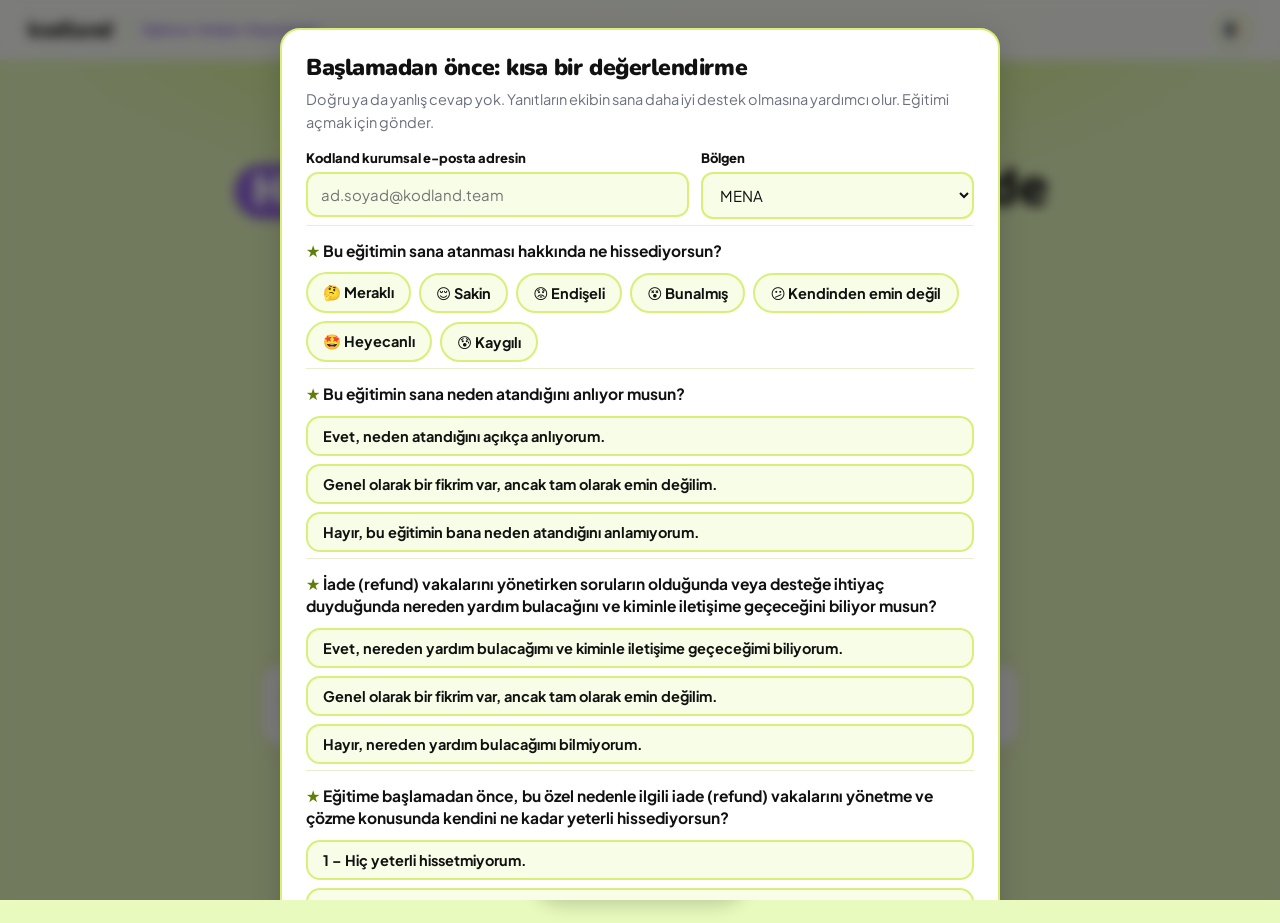
<file: tr.html>
<!DOCTYPE html>
<html lang="tr">
<head>
<meta charset="UTF-8">
<meta name="viewport" content="width=device-width, initial-scale=1.0">
<title>Mini-Training · Handling Errors in Class — Kodland Tutor Training</title>
<link rel="preconnect" href="https://fonts.googleapis.com"><link rel="preconnect" href="https://fonts.gstatic.com" crossorigin>
<link href="https://fonts.googleapis.com/css2?family=Baloo+2:wght@600;700;800&family=Inter:wght@400;500;600;700;800&family=Nunito:wght@700;800;900&family=Plus+Jakarta+Sans:wght@400;500;600;700;800&display=swap" rel="stylesheet">
<link rel="stylesheet" href="assets/style.css">
<link rel="stylesheet" href="assets/theme.css">
<style>:root,:root[data-theme="dark"]{--pink:#8E5DE0;--pink-d:#7440C4;--coral:#8E5DE0;--coral-d:#7440C4}:root:not([data-theme="dark"]){--pink-l:#EFE8FB}</style>
<script src="assets/td-gate.js" defer></script>
</head>
<body>

<!-- HOME -->
<div id="screen-home" class="screen active">
  <nav class="nav">
    <a class="logo" href="#" onclick="goHome();return false;">
      <span class="logo-mark">kodland</span>
      <span class="logo-div"></span>
      <span class="logo-sub" data-i18n="logoSub"></span>
    </a>
    <div class="nav-r">
      <button class="tbtn" onclick="toggleTheme()">🌓</button>
    </div>
  </nav>
  <div class="hero">
    <div class="hero-inner">
      <div class="eyebrow" data-i18n="heroEyebrow"></div>
      <h1 data-i18n-html="heroTitle"></h1>
      <p data-i18n="heroIntro"></p>
      <div class="hero-art" id="heroArt"></div>
      <div class="hero-cards">
        <div class="hcard"><span class="hc-ic">🧑‍💻</span><div data-i18n-html="heroCard1"></div></div>
        <div class="hcard"><span class="hc-ic">🧪</span><div data-i18n-html="heroCard2"></div></div>
      </div>
      <p class="hero-work" data-i18n="heroWork" style="font-size:14.5px;font-weight:700"></p>
      <button class="start-btn" onclick="goDashboard()" data-i18n="startBtn"></button>
    </div>
  </div>
</div>

<!-- DASHBOARD -->
<div id="screen-path" class="screen">
  <nav class="nav">
    <a class="logo" href="#" onclick="goHome();return false;">
      <span class="logo-mark">kodland</span>
      <span class="logo-div"></span>
      <span class="logo-sub" data-i18n="logoSub"></span>
    </a>
    <div class="nav-r">
      <span id="ntag" style="font-size:13px;color:var(--text-muted);font-weight:700;display:none"></span>
      <button class="tbtn" onclick="devUnlockAll()" data-i18n-title="devTitle" title="">🔓</button>
      <button class="tbtn" onclick="toggleTheme()">🌓</button>
    </div>
  </nav>
  <div class="msec">
    <div class="slbl" data-i18n="pathLabel"></div>
    <div class="pbar"><b id="pbCount">0/6</b><div class="ptrack"><i id="pbFill"></i></div><span data-i18n="pbLabel"></span></div>
    <div class="grid" id="mgrid"></div>
  </div>
</div>

<!-- CONTENT -->
<div id="screen-content" class="screen">
  <nav class="nav">
    <a class="logo" href="#" onclick="goHome();return false;">
      <span class="logo-mark">kodland</span>
      <span class="logo-div"></span>
      <span class="logo-sub" data-i18n="logoSub"></span>
    </a>
    <div class="nav-r">
      <button class="tbtn" onclick="goDashboard()" data-i18n-title="backToPath" title="">🏠</button>
      <button class="tbtn" onclick="toggleTheme()">🌓</button>
    </div>
  </nav>
  <div class="cbody" id="contentBody"></div>
</div>

<!-- RESULTS -->
<div id="screen-results" class="screen">
  <nav class="nav">
    <a class="logo" href="#" onclick="goHome();return false;">
      <span class="logo-mark">kodland</span><span class="logo-div"></span><span class="logo-sub" data-i18n="logoSub"></span>
    </a>
    <div class="nav-r"><button class="tbtn" onclick="toggleTheme()">🌓</button></div>
  </nav>
  <div class="rbody" id="resultsBody"></div>
</div>


<canvas id="confetti"></canvas>

<script>window.PROG_KEY_OVERRIDE='kl-mt-content_errors-progress'; window.HERO_ART={ill:'laptopWarn',orbs:['🐞','📚','🛠️','🛟']};</script>
<script src="assets/content-tr.js"></script>
<script src="assets/surveys-v2.js"></script>
<script src="assets/engine.js"></script>
</body>
</html>
</file>
<file: assets/style.css>
:root{
  --blue:#498BFF;--blue-d:#2E6FDB;--blue-l:#8FB8FF;
  --coral:#8E5DE0;--coral-d:#7440C4;--pink-hover:#B98FEF;--pink-hover-d:#9B6FE0;
  --green:#D3FF5F;--green-d:#6B9A1E;--green-l:#E9FFB0;
  --ink:#262626;--ink2:#4A4A4A;--muted:#8A8A8A;
  --bg:#EAF7C8;--surface:#FFFFFF;--surface2:#F4FCE0;--border:#D8F07A;
  --text:var(--ink);--text2:var(--ink2);--text-muted:var(--muted);
  --nav-bg:rgba(255,255,255,0.94);--nav-b:#D8F07A;
  --shadow:0 2px 14px rgba(11,31,69,.08);--shadow-h:0 10px 30px rgba(18,59,132,.16);
  --hi-bg:#EEF5FF;--hi-b:#AECBF7;--hi-t:#123B9A;
  --opt-h:#EEF5FF;
  --ok-bg:#EAFBF1;--ok-b:#8FE3B4;--ok-t:#0F7A45;
  --no-bg:#FFF1EF;--no-b:#FFC3B8;--no-t:#B23A26;
  --cute-bg:#FFF9E1;--cute-b:#F6DE94;--cute-t:#8A6412;
  --onbg:var(--ink);--onbg2:var(--ink2);--onbg-muted:var(--muted);
  --r:16px;--rsm:10px;--rpill:999px;
}
[data-theme="dark"]{
  --ink:#ECECEC;--ink2:#B7B7C2;--muted:#8D8D99;
  --bg:#12141A;
  --surface:#1C1F27;--surface2:#242830;--border:#333A4A;
  --nav-bg:rgba(18,20,26,0.92);--nav-b:#2A2E3A;
  --shadow:0 2px 14px rgba(0,0,0,.45);--shadow-h:0 10px 30px rgba(0,0,0,.55);
  --hi-bg:rgba(73,139,255,.12);--hi-b:rgba(73,139,255,.4);--hi-t:#8FB8FF;
  --opt-h:#232838;
  --ok-bg:rgba(15,122,69,.15);--ok-b:rgba(15,122,69,.45);--ok-t:#6FE3A4;
  --no-bg:rgba(178,58,38,.15);--no-b:rgba(178,58,38,.45);--no-t:#FF8B76;
  --cute-bg:rgba(138,100,18,.18);--cute-b:rgba(138,100,18,.45);--cute-t:#F6DE94;
  --onbg:var(--ink);--onbg2:var(--ink2);--onbg-muted:var(--muted);
}
*{box-sizing:border-box;margin:0;padding:0}
html{scroll-behavior:smooth}
body{background:var(--bg);color:var(--text);font-family:'Inter',sans-serif;min-height:100vh;overflow-x:hidden;transition:background .25s,color .25s}
.screen{display:none;min-height:100vh;flex-direction:column}
.screen.active{display:flex}
.nav{display:flex;align-items:center;justify-content:space-between;padding:0 28px;height:66px;background:var(--nav-bg);backdrop-filter:blur(14px);border-bottom:2px solid var(--nav-b);position:sticky;top:0;z-index:100}
.logo{display:flex;align-items:center;gap:9px;text-decoration:none;flex-shrink:0}
.logo-mark{font-family:'Baloo 2',sans-serif;font-weight:800;font-size:22px;letter-spacing:-.5px;color:var(--blue);line-height:1;white-space:nowrap}
.logo-sub{font-family:'Inter',sans-serif;font-weight:700;font-size:12.5px;color:var(--coral);white-space:nowrap;line-height:1.3;max-width:180px}
.logo-div{width:1px;height:26px;background:var(--border);margin:0 5px}
.nav-r{display:flex;align-items:center;gap:8px;position:relative}
.tbtn{display:flex;align-items:center;justify-content:center;width:38px;height:38px;border-radius:50%;background:var(--surface);border:2px solid var(--border);color:var(--text2);font-size:15px;cursor:pointer;transition:all .15s;flex-shrink:0}
.tbtn:hover{border-color:var(--blue-l);background:var(--surface2)}
/* HERO */
.hero{padding:56px 40px 40px;text-align:center;position:relative;overflow:hidden}
.hero-inner{position:relative;max-width:640px;margin:0 auto}
.eyebrow{display:inline-flex;align-items:center;gap:6px;background:var(--surface);border:2px solid var(--border);border-radius:var(--rpill);padding:6px 16px;font-family:'Inter',sans-serif;font-size:12.5px;font-weight:800;color:var(--blue-d);margin-bottom:22px;text-transform:uppercase;letter-spacing:.5px}
.hero h1{font-family:'Baloo 2',sans-serif;font-size:clamp(32px,5.2vw,52px);font-weight:800;line-height:1.08;letter-spacing:-1px;color:var(--onbg);margin-bottom:16px}
.h-pill{display:inline-block;background:#8E5DE0;color:#fff;border-radius:var(--rpill);padding:2px 20px;margin:0 2px;font-size:.92em}
.hero p{color:#16261c;font-size:16px;line-height:1.65;margin-bottom:22px;max-width:560px;margin-left:auto;margin-right:auto;position:relative;z-index:1}
[data-theme="dark"] .hero p{color:var(--onbg2)}
.hero-reasons{max-width:560px;margin:0 auto 24px;text-align:left;display:flex;flex-direction:column;gap:10px}
.hr-item{display:flex;gap:13px;align-items:center;background:var(--surface);border:2px solid var(--border);border-radius:14px;padding:13px 17px;font-size:14.5px;color:var(--text2);line-height:1.55;box-shadow:var(--shadow)}
.hr-item .hr-ic{flex-shrink:0;font-size:18px;line-height:1;width:38px;height:38px;border-radius:50%;background:var(--hi-bg);display:flex;align-items:center;justify-content:center}
.hr-item:nth-child(2) .hr-ic{background:#E4F5D3}
.hr-item:nth-child(3) .hr-ic{background:#FFE9F2}
.start-btn{display:inline-block;padding:16px 38px;background:var(--blue);color:#fff;border:none;border-radius:var(--rpill);font-family:'Baloo 2',sans-serif;font-size:18px;font-weight:700;cursor:pointer;transition:all .15s;box-shadow:0 6px 20px rgba(20,120,60,.3);margin-top:4px}
.start-btn:hover{background:var(--pink-hover-d);transform:translateY(-2px);box-shadow:0 8px 24px rgba(212,160,23,.4)}
/* DASHBOARD */
.msec{padding:8px 32px 70px;max-width:1080px;margin:0 auto;width:100%}
.slbl{font-family:'Baloo 2',sans-serif;font-size:13px;font-weight:700;text-transform:uppercase;letter-spacing:1.5px;color:var(--onbg-muted);margin-bottom:16px;margin-top:4px}
.grid{display:grid;grid-template-columns:repeat(auto-fill,minmax(290px,1fr));gap:16px}
.mc{background:var(--surface);border:2px solid var(--border);border-radius:var(--r);overflow:hidden;cursor:pointer;transition:transform .2s,box-shadow .2s,border-color .2s;box-shadow:var(--shadow)}
.mc:hover:not(.locked){transform:translateY(-4px);box-shadow:var(--shadow-h)}
.mc.locked{opacity:.5;cursor:not-allowed}
.mc.done{border-color:var(--blue)}
.mc-stripe{height:7px}
.mc-body{padding:22px}
.mc-top{display:flex;align-items:center;justify-content:space-between;margin-bottom:9px}
.mc-num{font-size:12px;font-weight:800;letter-spacing:.8px;text-transform:uppercase;color:var(--text-muted)}
.mc-em{font-size:32px}
.mc-title{font-family:'Baloo 2',sans-serif;font-size:22px;font-weight:700;letter-spacing:-.2px;color:var(--text);margin-bottom:7px;line-height:1.15}
.mc-desc{font-size:14.5px;color:var(--text2);line-height:1.6}
.mc-foot{margin-top:16px;display:flex;align-items:center;justify-content:space-between}
.badge{font-family:'Inter',sans-serif;font-size:11px;font-weight:800;letter-spacing:.3px;padding:5px 13px;border-radius:var(--rpill);text-transform:uppercase}
.bd{background:#E4F5D3;color:var(--green-d);border:1.5px solid var(--green)}
.bs{background:var(--coral);color:#fff;border:1.5px solid var(--coral-d)}
.bl{background:var(--surface2);color:var(--text-muted);border:1.5px solid var(--border)}
.br{background:#DCEBFF;color:var(--blue-d);border:1.5px solid var(--blue-l)}
[data-theme="dark"] .bd{background:rgba(211,255,95,.15);color:var(--green);border-color:rgba(211,255,95,.4)}
[data-theme="dark"] .br{background:rgba(73,139,255,.15);color:var(--blue-l);border-color:rgba(73,139,255,.4)}
.stag{font-size:12.5px;color:var(--text-muted);font-weight:600}
.stag b{color:var(--text)}
/* CONTENT */
.cbody{padding:38px 40px 60px;max-width:820px;margin:0 auto;width:100%;flex:1}
.meyebrow{font-size:11.5px;font-weight:800;text-transform:uppercase;letter-spacing:1px;color:var(--onbg-muted);margin-bottom:9px}
.mh1{font-family:'Baloo 2',sans-serif;font-size:clamp(26px,4vw,38px);font-weight:800;letter-spacing:-.6px;line-height:1.12;color:var(--onbg);margin-bottom:16px}
.mobj{background:var(--surface);border:2px solid var(--border);border-left:5px solid var(--coral);border-radius:0 var(--rsm) var(--rsm) 0;padding:14px 18px;font-size:14.5px;color:var(--text2);line-height:1.6;margin-bottom:34px}
.mobj strong{color:var(--text)}
.sch{font-family:'Baloo 2',sans-serif;font-size:24px;font-weight:800;margin:44px 0 18px;color:var(--onbg);display:flex;align-items:center;gap:12px;letter-spacing:-.3px}
.sch::before{content:'';width:12px;height:12px;border-radius:4px;background:var(--coral);flex-shrink:0;transform:rotate(45deg)}
.sch::after{content:'';flex:1;height:3px;background:var(--coral);border-radius:2px;opacity:.4}
.card{background:var(--surface);border:2px solid var(--border);border-radius:var(--r);padding:19px 21px;margin-bottom:12px;box-shadow:var(--shadow)}
.card h4{font-family:'Baloo 2',sans-serif;font-size:15px;font-weight:700;color:var(--text);margin-bottom:8px}
.card p,.card li{font-size:14.5px;color:var(--text2);line-height:1.7}
.card ul,.card ol{padding-left:18px}
.card li{margin-bottom:6px}
.card p strong,.card li strong{color:var(--text)}
.card p{margin-bottom:10px}
.card p:last-child{margin-bottom:0}
.tbl-wrap{overflow-x:auto;margin-top:4px}
.card table{width:100%;border-collapse:collapse;font-size:13.6px;line-height:1.55}
.card th{text-align:left;padding:9px 11px;border-bottom:2px solid var(--border);font-family:'Baloo 2',sans-serif;font-size:12.8px;color:var(--text)}
.card td{padding:9px 11px;border-bottom:1px solid var(--border);color:var(--text2);vertical-align:top}
.card tr:last-child td{border-bottom:none}
.card.hi{background:var(--hi-bg);border-color:var(--hi-b)}
.card.hi h4{color:var(--hi-t);font-size:16.5px}
.card.hi p,.card.hi li{color:var(--hi-t);opacity:.92}
.card.ok{background:var(--ok-bg);border-color:var(--ok-b)}
.card.ok h4{color:var(--ok-t)}
.card.ok p,.card.ok li{color:var(--ok-t);opacity:.92}
.card.danger{background:var(--no-bg);border-color:var(--no-b)}
.card.danger h4{color:var(--no-t)}
.card.danger p,.card.danger li{color:var(--no-t);opacity:.92}
.card.danger th{color:var(--no-t);border-color:var(--no-b)}
.card.danger td{color:var(--no-t);opacity:.9;border-color:var(--no-b)}
.card.cute{background:var(--cute-bg);border-color:var(--cute-b)}
.card.cute h4{color:var(--cute-t);font-size:16.5px}
.card.cute p,.card.cute li{color:var(--cute-t);opacity:.92}
.acc-item{background:var(--surface);border:2px solid var(--border);border-radius:var(--r);margin-bottom:12px;box-shadow:var(--shadow);overflow:hidden}
.acc-item summary{cursor:pointer;list-style:none;padding:18px 22px;font-family:'Baloo 2',sans-serif;font-weight:700;font-size:16px;display:flex;align-items:center;justify-content:space-between;gap:10px}
.acc-item summary::-webkit-details-marker{display:none}
.acc-item summary::after{content:'▾';font-size:14px;color:var(--text-muted);flex-shrink:0;transition:transform .2s}
.acc-item[open] summary::after{transform:rotate(180deg)}
.acc-item .acc-body{padding:0 22px 20px}
.acc-big-title{font-family:'Baloo 2',sans-serif;font-weight:800;font-size:23px;margin:30px 0 16px;text-align:center}
.sib{padding:16px 18px}
.sib-head{display:flex;align-items:center;gap:14px;margin-bottom:10px}
.sib-ic{font-size:38px;line-height:1;flex-shrink:0;width:52px;height:52px;display:flex;align-items:center;justify-content:center;background:var(--surface2);border-radius:50%}
.sib-head h4{font-size:14.5px;font-weight:800;line-height:1.3}
.sib-body{font-size:13.5px;line-height:1.55}
.sib-body ul,.sib-body ol{margin:0;padding-left:20px}
.sib-body li{margin-bottom:5px}
.sib-body p{margin-bottom:6px}
.notice-line{display:flex;align-items:flex-start;gap:10px;background:var(--surface2);border-radius:var(--rsm);padding:12px 14px;margin-bottom:12px;font-size:13.5px;line-height:1.5}
.notice-line .nl-ic{font-size:22px;flex-shrink:0}
.doavoid{display:grid;grid-template-columns:1fr 1fr;gap:14px;margin-bottom:14px}
@media(max-width:600px){.doavoid{grid-template-columns:1fr}}
.doavoid .dobox,.doavoid .avoidbox{border-radius:var(--r);padding:18px 19px;box-shadow:var(--shadow)}
.doavoid .dobox{background:var(--ok-bg);border:2px solid var(--ok-b)}
.doavoid .avoidbox{background:var(--no-bg);border:2px solid var(--no-b)}
.doavoid h5{font-family:'Baloo 2',sans-serif;font-weight:800;font-size:14.5px;margin-bottom:11px;display:flex;align-items:center;gap:7px}
.doavoid .dobox h5{color:var(--ok-t)}
.doavoid .avoidbox h5{color:var(--no-t)}
.doavoid ul{list-style:none;padding:0;margin:0;display:flex;flex-direction:column;gap:10px}
.doavoid li{display:flex;gap:8px;font-size:13.6px;line-height:1.55}
.doavoid .dobox li{color:var(--ok-t)}
.doavoid .avoidbox li{color:var(--no-t)}
.doavoid li .lic{flex-shrink:0}
.doavoid em{opacity:.85}
.pattern-row{display:grid;grid-template-columns:repeat(3,1fr);gap:14px;margin-bottom:14px}
@media(max-width:760px){.pattern-row{grid-template-columns:1fr}}
.pattern-card{background:var(--surface);border:2px solid var(--border);border-radius:var(--r);padding:22px 20px;box-shadow:var(--shadow);text-align:center;display:flex;flex-direction:column}
.pattern-ic{font-size:38px;margin-bottom:10px}
.pattern-title{font-family:'Baloo 2',sans-serif;font-weight:800;font-size:16px;margin-bottom:9px;color:var(--text)}
.pattern-desc{font-size:12.8px;color:var(--text2);margin-bottom:12px;line-height:1.5;font-style:italic}
.pattern-note{font-size:12.8px;color:var(--text2);line-height:1.55;text-align:left;background:var(--surface2);border-radius:10px;padding:11px 13px;margin-top:auto}
.mobj-box{display:flex;gap:16px;align-items:flex-start;background:var(--surface);border:2px solid var(--border);border-radius:var(--r);padding:18px 20px;margin-bottom:34px;box-shadow:var(--shadow)}
.mobj-ic{width:46px;height:46px;border-radius:50%;background:var(--hi-bg);display:flex;align-items:center;justify-content:center;font-size:21px;flex-shrink:0}
.mobj-txt strong{font-family:'Baloo 2',sans-serif;font-size:11.5px;text-transform:uppercase;letter-spacing:.6px;color:var(--coral);display:block;margin-bottom:5px}
.mobj-txt p{font-size:14.5px;color:var(--text2);line-height:1.6;margin:0}
.mc-em-circle{width:54px;height:54px;border-radius:50%;display:flex;align-items:center;justify-content:center;font-size:27px;flex-shrink:0}
.co-star{background:#FFF6DC;border-color:#F4D883;color:#8A6412}
[data-theme="dark"] .co-star{background:rgba(244,216,131,.15);border-color:rgba(244,216,131,.4);color:#F4D883}
.step-flow{display:flex;align-items:stretch;gap:8px;margin-bottom:14px;flex-wrap:wrap}
.step-box{flex:1;min-width:160px;background:var(--surface);border:2px solid var(--border);border-radius:var(--r);padding:18px 15px;text-align:center;box-shadow:var(--shadow);display:flex;flex-direction:column;align-items:center;justify-content:flex-start}
.step-ic{font-size:32px;margin-bottom:9px}
.step-lbl{font-size:13px;color:var(--text2);line-height:1.45;font-weight:600}
.step-arrow{display:flex;align-items:center;justify-content:center;font-size:22px;color:var(--coral);flex:0 0 auto;font-weight:800}
@media(max-width:700px){.step-flow{flex-direction:column}.step-arrow{transform:rotate(90deg);margin:-4px auto}}
.bigstat{display:flex;gap:22px;align-items:center;background:var(--surface);border:2px solid var(--border);border-radius:var(--r);padding:24px 26px;margin-bottom:14px;box-shadow:var(--shadow)}
.bigstat-num{font-family:'Baloo 2',sans-serif;font-size:54px;font-weight:800;color:var(--blue-d);flex-shrink:0;line-height:1;min-width:110px;text-align:center}
.bigstat-txt{font-size:14px;color:var(--text2);line-height:1.65}
.bigstat-txt strong{color:var(--text)}
@media(max-width:560px){.bigstat{flex-direction:column;text-align:center}}
.ck-list{display:flex;flex-direction:column;gap:11px;background:var(--surface);border:2px solid var(--border);border-radius:var(--r);padding:18px 20px;margin-bottom:12px;box-shadow:var(--shadow)}
.ck-row{display:flex;gap:11px;align-items:flex-start;font-size:14px;color:var(--text2);line-height:1.55}
.ck-box{flex-shrink:0;font-size:18px;color:var(--blue-d);margin-top:-1px}
.nc-list{display:flex;flex-direction:column;gap:12px;margin-bottom:12px}
.nc-row{display:flex;gap:14px;align-items:flex-start;background:var(--surface);border:2px solid var(--border);border-radius:var(--r);padding:15px 18px;box-shadow:var(--shadow)}
.nc-num{flex-shrink:0;width:32px;height:32px;border-radius:50%;background:var(--blue-l);color:var(--blue-d);display:flex;align-items:center;justify-content:center;font-family:'Baloo 2',sans-serif;font-weight:800;font-size:15px}
.nc-txt{font-size:14px;color:var(--text2);line-height:1.6;padding-top:4px}
.mt-pic{display:block;width:100%;height:auto;border-radius:var(--r);border:2px solid var(--border);box-shadow:var(--shadow);margin:0 0 14px;background:var(--surface)}
.mt-fig{margin:0 0 16px}
.mt-fig .mt-pic{margin-bottom:0;border-bottom-left-radius:0;border-bottom-right-radius:0;box-shadow:none}
.mt-fig figcaption{background:var(--surface);border:2px solid var(--border);border-top:none;border-radius:0 0 var(--r) var(--r);padding:12px 16px;font-size:14px;color:var(--text2);line-height:1.6;box-shadow:var(--shadow)}
.icon-grid{display:grid;grid-template-columns:repeat(auto-fit,minmax(220px,1fr));gap:12px;margin-bottom:12px}
.icon-grid-item{display:flex;gap:12px;align-items:flex-start;background:var(--surface);border:2px solid var(--border);border-radius:var(--r);padding:15px 16px;box-shadow:var(--shadow)}
.igi-ic{font-size:24px;flex-shrink:0;width:36px;height:36px;border-radius:50%;background:var(--hi-bg);display:flex;align-items:center;justify-content:center}
.igi-txt{font-size:13.5px;color:var(--text2);line-height:1.55}
.igi-txt strong{color:var(--text)}
.tl-wrap{display:flex;flex-direction:column;margin-bottom:14px}
.tl-item{display:flex;gap:14px;background:var(--surface);border:2px solid var(--border);border-radius:var(--r);padding:16px 18px;box-shadow:var(--shadow)}
.tl-ic{width:42px;height:42px;border-radius:50%;background:var(--hi-bg);display:flex;align-items:center;justify-content:center;font-size:20px;flex-shrink:0}
.tl-lbl{font-family:'Baloo 2',sans-serif;font-weight:800;font-size:12.5px;color:var(--coral-d);text-transform:uppercase;letter-spacing:.4px;margin-bottom:7px}
.tl-body{flex:1}
.tl-body ul{padding-left:18px;margin:0}
.tl-body li{font-size:13.5px;color:var(--text2);line-height:1.6;margin-bottom:5px}
.tl-body li:last-child{margin-bottom:0}
.tl-connector{width:2px;height:16px;background:var(--border);margin-left:39px}
.tbl-full{width:100vw;position:relative;left:50%;right:50%;margin-left:-50vw;margin-right:-50vw;padding:0 max(20px,calc(50vw - 570px));overflow-x:auto;box-sizing:border-box}
.tbl-full table{min-width:1100px}
.tbl-full .card{margin:0}
.tbl-full table tr:nth-child(even){background:var(--surface2)}
.tbl-full table th{position:sticky;top:0;background:var(--blue);color:#fff}
.rule-row{display:flex;flex-direction:column;gap:10px;margin-bottom:14px}
.rule-card{display:flex;gap:14px;align-items:flex-start;background:var(--surface);border:2px solid var(--border);border-left:5px solid var(--blue);border-radius:var(--r);padding:15px 18px;box-shadow:var(--shadow)}
.rule-num{width:32px;height:32px;border-radius:50%;background:var(--blue);color:#fff;font-family:'Baloo 2',sans-serif;font-weight:800;font-size:14px;display:flex;align-items:center;justify-content:center;flex-shrink:0}
.rule-ic{font-size:22px;flex-shrink:0}
.rule-txt{font-size:13.8px;color:var(--text2);line-height:1.55}
.rule-txt strong{color:var(--text)}
.bo-mock{background:#211E33;border-radius:16px;padding:22px 22px 18px;color:#EDEAF9;font-family:'Segoe UI',Inter,sans-serif;margin-bottom:14px;box-shadow:var(--shadow-h);position:relative;margin-top:10px}
.bo-mock-tag{position:absolute;top:-12px;left:18px;background:var(--coral);color:#fff;font-family:'Baloo 2',sans-serif;font-size:11px;font-weight:800;padding:5px 13px;border-radius:999px;text-transform:uppercase;letter-spacing:.4px;box-shadow:0 3px 8px rgba(0,0,0,.25)}
/* BO SIMULATION EMBED (breaks out of the content column on purpose) */
.sim-embed{position:relative;left:50%;right:50%;margin-left:-50vw;margin-right:-50vw;width:100vw;max-width:100vw;margin-top:18px;margin-bottom:22px}
.sim-embed-inner{max-width:1440px;margin:0 auto;padding:0 16px}
.sim-embed-tag{display:inline-block;background:var(--coral);color:#fff;font-family:'Baloo 2',sans-serif;font-size:11px;font-weight:800;padding:5px 13px;border-radius:999px;text-transform:uppercase;letter-spacing:.4px;margin-bottom:10px}
.sim-embed iframe{width:100%;height:480px;border:2px solid var(--border);border-radius:16px;box-shadow:var(--shadow-h);display:block;background:#211E33}
@media(max-width:760px){.sim-embed iframe{height:420px}}
.bo-tabs{display:flex;gap:8px;margin-bottom:14px;flex-wrap:wrap}
.bo-tab{padding:8px 16px;border-radius:8px;border:1px solid #3A3460;background:#2C2846;color:#C3BEDA;font-size:12.5px;font-weight:700;cursor:pointer;font-family:inherit}
.bo-tab.active{background:#498BFF;color:#fff;border-color:#498BFF}
.bo-field{display:flex;gap:10px;padding:9px 0;border-bottom:1px solid rgba(255,255,255,.07);font-size:13px;color:#C3BEDA}
.bo-field:last-child{border-bottom:none}
.bo-field b{color:#fff;min-width:110px;display:inline-block}
.bo-comment{background:#2C2846;border-radius:10px;padding:13px 15px;font-size:12.8px;color:#C3BEDA;line-height:1.65;margin-top:2px}
.bo-comment .role{display:inline-block;background:#3A3460;color:#AEB8FA;font-size:10px;font-weight:800;padding:2px 8px;border-radius:5px;margin-bottom:7px}
.bo-progress-head{display:flex;justify-content:space-between;align-items:flex-start;flex-wrap:wrap;gap:10px;margin-bottom:14px}
.bo-select{background:#342E56;border:1px solid #3A3460;color:#EDEAF9;padding:7px 12px;border-radius:8px;font-size:12.5px;font-family:inherit}
.bo-status{font-size:12px;color:#C3BEDA;display:flex;align-items:center;gap:4px;flex-wrap:wrap}
.bo-status b{color:#fff}
.bo-info-ic{width:22px;height:22px;border-radius:50%;background:#342E56;color:#8FB8FF;display:inline-flex;align-items:center;justify-content:center;font-size:12px;cursor:pointer;border:1px solid #3A3460;margin-left:4px}
.bo-grid-row{display:flex;align-items:center;gap:10px;margin-bottom:12px;flex-wrap:wrap}
.bo-mod-lbl{width:28px;font-weight:800;color:#fff;font-size:13px;flex-shrink:0}
.bo-cell-wrap{display:flex;flex-direction:column;align-items:center;gap:4px;width:66px}
.bo-cell-lbl{font-size:9.5px;color:#8B85A6}
.bo-cell{padding:6px 0;width:100%;text-align:center;border-radius:999px;font-size:11px;font-weight:700}
.bo-cell.attended{background:rgba(52,211,153,.18);color:#7FE8BE}
.bo-cell.absent{background:rgba(242,113,109,.2);color:#FF9C97}
.bo-cell.notsubmitted{background:rgba(242,140,109,.22);color:#FFA98F}
.bo-cell.reviewed{background:rgba(52,211,153,.18);color:#7FE8BE}
.bo-cell.next{background:#342E56;color:#6b6584}
.bo-mod-total{font-size:11.5px;color:#8B85A6;margin-left:4px}
.bo-legend{display:none;position:absolute;top:6px;right:0;background:#fff;color:#2a2540;border-radius:10px;padding:15px 17px;box-shadow:0 10px 30px rgba(0,0,0,.45);z-index:20;width:min(430px,90vw);font-size:12px}
.bo-legend.show{display:block}
.bo-legend-cols{display:grid;grid-template-columns:1fr 1fr;gap:16px}
.bo-legend h6{font-size:11px;text-transform:uppercase;letter-spacing:.4px;color:#8A84A3;margin-bottom:8px}
.bo-legend-row{display:flex;align-items:center;gap:7px;margin-bottom:7px;line-height:1.3}
.bo-legend-dot{width:10px;height:10px;border-radius:50%;flex-shrink:0}
@media(max-width:560px){.bo-legend-cols{grid-template-columns:1fr}.bo-cell-wrap{width:58px}}
.two-col{display:grid;grid-template-columns:1fr 1fr;gap:12px}
@media(max-width:600px){.two-col{grid-template-columns:1fr}}
.three-col{display:grid;grid-template-columns:1fr 1fr 1fr;gap:12px}
@media(max-width:760px){.three-col{grid-template-columns:1fr}}
.divider{border:none;border-top:2px solid var(--border);margin:34px 0}
.ctabtn{display:block;width:100%;padding:17px;background:var(--blue);color:#fff;border:none;border-radius:var(--rpill);font-family:'Baloo 2',sans-serif;font-size:18px;font-weight:700;cursor:pointer;transition:all .15s;margin-bottom:40px;margin-top:4px;box-shadow:0 4px 16px rgba(20,120,60,.28)}
.ctabtn:hover{background:var(--pink-hover-d);transform:translateY(-2px);box-shadow:0 6px 20px rgba(212,160,23,.4)}
.ctabtn:disabled{opacity:.4;cursor:not-allowed;transform:none;box-shadow:none}
@media(max-width:640px){.cbody,.msec,.hero{padding-left:18px;padding-right:18px}}
/* VIDEO SLOT (placeholder — no footage yet) */
.vslot{background:#000000;border:2px solid #2A2A2A;border-radius:var(--r);padding:22px 22px 20px;margin-bottom:12px;color:#EAEAEA}
.vslot-top{display:flex;align-items:center;gap:10px;margin-bottom:10px}
.vslot-ic{width:38px;height:38px;border-radius:50%;background:rgba(255,255,255,.08);display:flex;align-items:center;justify-content:center;font-size:17px;flex-shrink:0}
.vslot-title{font-family:'Baloo 2',sans-serif;font-weight:700;font-size:15px;color:#fff}
.vslot-meta{font-size:11.5px;color:#8FB8FF;text-transform:uppercase;letter-spacing:.5px;font-weight:800;margin-top:2px}
.vslot-frame{background:#000000;border:1px solid rgba(255,255,255,.15);border-radius:12px;padding:26px;text-align:center;margin-bottom:12px;overflow:hidden}
.vslot-frame .big{font-size:30px;margin-bottom:6px}
.vslot-frame .lbl{font-size:12.5px;color:#8FB8FF;font-weight:700}
.vslot-brief{font-size:13px;line-height:1.6;color:#CFCFCF;font-style:italic}
/* CALLOUT (guide-style emoji callouts) */
.callout{display:flex;gap:12px;border-radius:var(--rsm);padding:15px 17px;margin-bottom:12px;font-size:14.3px;line-height:1.68;border:1.5px solid}
.co-ic{font-size:19px;flex-shrink:0;margin-top:1px}
.co-body p{margin-bottom:8px}
.co-body p:last-child{margin-bottom:0}
.co-body ul,.co-body ol{padding-left:18px;margin-bottom:8px}
.co-body li{margin-bottom:4px}
.co-target{background:var(--hi-bg);border-color:var(--hi-b);color:var(--hi-t)}
.co-warn{background:#FFF6EE;border-color:#FBD9B0;color:#9A5B12}
[data-theme="dark"] .co-warn{background:rgba(154,91,18,.18);border-color:rgba(154,91,18,.45);color:#F5B971}
.co-danger{background:var(--no-bg);border-color:var(--no-b);color:var(--no-t)}
.co-ok{background:var(--ok-bg);border-color:var(--ok-b);color:var(--ok-t)}
.co-cute{background:var(--cute-bg);border-color:var(--cute-b);color:var(--cute-t)}
.co-idea{background:#EFFAFF;border-color:#B9E6FA;color:#0B5E85}
[data-theme="dark"] .co-idea{background:rgba(11,94,133,.18);border-color:rgba(11,94,133,.45);color:#7FD4F5}
.co-loop{background:var(--hi-bg);border-color:var(--hi-b);color:var(--hi-t)}
.co-body b,.co-body strong{color:inherit}
/* INTERACTION (selection-based exercises) */
.ix-wrap{background:var(--surface);border:2px solid var(--border);border-radius:var(--r);padding:24px;margin-bottom:16px;box-shadow:var(--shadow)}
.ix-badge{display:inline-flex;align-items:center;gap:6px;background:#DDF3E5;color:var(--blue-d);border:1.5px solid var(--blue-l);border-radius:var(--rpill);padding:5px 14px;font-size:11.5px;font-weight:800;text-transform:uppercase;letter-spacing:.4px;margin-bottom:14px}
[data-theme="dark"] .ix-badge{background:rgba(143,224,180,.15);color:var(--blue-l)}
.ix-title{font-family:'Baloo 2',sans-serif;font-size:18px;font-weight:800;color:var(--text);margin-bottom:8px}
.ix-instr{font-size:14px;color:var(--text2);line-height:1.6;margin-bottom:18px}
.ix-card{background:var(--surface2);border:2px solid var(--border);border-radius:var(--rsm);padding:14px 16px;margin-bottom:10px;font-size:14px;color:var(--text);cursor:pointer;transition:all .15s;line-height:1.55}
.ix-card:hover:not(.locked){border-color:var(--blue-l);transform:translateY(-1px)}
.ix-card.locked{cursor:default}
.ix-card.correct{background:var(--ok-bg);border-color:var(--ok-b);color:var(--ok-t)}
.ix-card.wrong{background:var(--no-bg);border-color:var(--no-b);color:var(--no-t)}
.ix-zones{display:grid;grid-template-columns:repeat(auto-fit,minmax(180px,1fr));gap:10px;margin-top:14px}
.ix-zone{border:2px dashed var(--border);border-radius:var(--rsm);padding:12px;text-align:center;font-family:'Baloo 2',sans-serif;font-weight:700;font-size:13px;color:var(--text2)}
.ix-zone-btn{display:block;width:100%;padding:9px 8px;margin-top:8px;border-radius:8px;border:2px solid var(--border2,var(--border));background:var(--surface);font-family:'Inter',sans-serif;font-weight:700;font-size:12.5px;cursor:pointer;color:var(--text2)}
.ix-zone-btn:hover:not(:disabled){border-color:var(--blue-l);color:var(--blue-d)}
.ix-zone-btn:disabled{opacity:.4;cursor:not-allowed}
.ix-zone-btn.correct-zone{opacity:1!important;background:var(--ok-bg);border-color:var(--ok-b);color:var(--ok-t)}
.ix-zone-btn.wrong-zone{opacity:1!important;background:var(--no-bg);border-color:var(--no-b);color:var(--no-t)}
.ix-fb{margin-top:8px;font-size:13px;line-height:1.55;border-radius:8px;padding:9px 12px}
.ix-fb.ok{background:var(--ok-bg);color:var(--ok-t)}
.ix-fb.bad{background:var(--no-bg);color:var(--no-t)}
.ix-progress{font-size:12.5px;color:var(--text-muted);font-weight:700;margin-top:14px;text-align:right}
.ix-nextbtn{display:none;margin-top:16px;width:100%;padding:14px;background:var(--blue);color:#fff;border:none;border-radius:var(--rpill);font-family:'Baloo 2',sans-serif;font-size:16px;font-weight:700;cursor:pointer}
.ix-nextbtn.show{display:block}
.ix-nextbtn:hover{background:var(--pink-hover-d)}
.ix-sim-link{display:flex;gap:16px;align-items:center;background:var(--hi-bg);border:2px solid var(--hi-b);border-radius:var(--r);padding:20px;margin-bottom:16px}
.ix-sim-link .em{font-size:34px;flex-shrink:0}
.ix-sim-link a.simbtn{display:inline-block;margin-top:8px;background:var(--blue);color:#fff;padding:10px 20px;border-radius:var(--rpill);font-family:'Baloo 2',sans-serif;font-weight:700;font-size:14px;text-decoration:none}
.ix-sim-link a.simbtn:hover{background:var(--pink-hover-d)}
/* QUIZ */
.qbody{padding:38px 40px;max-width:700px;margin:0 auto;width:100%;flex:1}
.qpt{height:8px;background:var(--surface2);border:1.5px solid var(--border);border-radius:var(--rpill);margin-bottom:38px;overflow:hidden}
.qpf{height:100%;background:linear-gradient(90deg,var(--blue),var(--coral));border-radius:var(--rpill);transition:width .4s ease}
.qctr{font-size:12.5px;font-weight:800;text-transform:uppercase;letter-spacing:1px;color:var(--onbg-muted);margin-bottom:11px}
.qtxt{font-family:'Baloo 2',sans-serif;font-size:22px;font-weight:700;letter-spacing:-.3px;line-height:1.35;margin-bottom:28px;color:var(--onbg)}
.qopts{display:flex;flex-direction:column;gap:11px}
.qopt{background:var(--surface);border:2px solid var(--border);border-radius:var(--r);padding:15px 19px;cursor:pointer;font-size:14.5px;color:var(--text);font-family:'Inter',sans-serif;font-weight:500;transition:all .15s;text-align:left;line-height:1.5;box-shadow:var(--shadow)}
.qopt:hover:not(.answered){background:var(--opt-h);border-color:var(--blue-l)}
.qopt.correct{background:var(--ok-bg);border-color:var(--ok-b);color:var(--ok-t)}
.qopt.wrong{background:var(--no-bg);border-color:var(--no-b);color:var(--no-t)}
.qopt.answered{cursor:default}
.qfb{display:none;margin-top:15px;border-radius:var(--rsm);padding:14px 17px;font-size:14.5px;line-height:1.6;border:2px solid}
.qfb.show{display:block}
.qfb.ok{background:var(--ok-bg);border-color:var(--ok-b);color:var(--ok-t)}
.qfb.bad{background:var(--no-bg);border-color:var(--no-b);color:var(--no-t)}
.qnxt{display:none;margin-top:19px;width:100%;padding:15px;background:var(--blue);color:#fff;border:none;border-radius:var(--rpill);font-family:'Baloo 2',sans-serif;font-size:17px;font-weight:700;cursor:pointer;transition:all .15s}
.qnxt.show{display:block}
.qnxt:hover{background:var(--pink-hover-d)}
/* RESULTS */
.rbody{padding:64px 40px;max-width:540px;margin:0 auto;text-align:center;flex:1}
.remi{font-size:66px;margin-bottom:15px}
.rtitle{font-family:'Baloo 2',sans-serif;font-size:31px;font-weight:800;letter-spacing:-.4px;color:var(--onbg)}
.rpct{font-family:'Baloo 2',sans-serif;font-size:64px;font-weight:800;line-height:1;margin:15px 0 7px}
.rpct.pass{color:var(--blue)}
.rpct.fail{color:var(--no-t)}
.rsub{color:var(--onbg2);font-size:15.5px;line-height:1.65;margin-bottom:32px}
.bdark{display:block;width:100%;padding:15px 24px;margin-bottom:10px;background:var(--blue);color:#fff;border:none;border-radius:var(--rpill);font-family:'Baloo 2',sans-serif;font-size:17px;font-weight:700;cursor:pointer;transition:all .15s}
.bdark:hover{background:var(--pink-hover-d)}
.bline{display:block;width:100%;padding:14px 24px;margin-bottom:10px;background:transparent;color:var(--text2);border:2px solid var(--border);border-radius:var(--rpill);font-family:'Inter',sans-serif;font-size:14.5px;font-weight:700;cursor:pointer;transition:all .15s}
.bline:hover{background:var(--surface2);color:var(--text);border-color:var(--blue-l)}
/* FEEDBACK SLIDERS (ungraded, end of exam) */
.fbq{background:var(--surface);border:2px solid var(--border);border-radius:var(--r);padding:20px;margin-bottom:14px;text-align:left}
.fbq label{display:block;font-family:'Baloo 2',sans-serif;font-weight:700;font-size:14.5px;color:var(--text);margin-bottom:12px}
.fbq .scale{display:flex;gap:8px}
.fbq .scale button{flex:1;padding:11px 0;border-radius:10px;border:2px solid var(--border);background:var(--surface2);font-weight:800;font-family:'Baloo 2',sans-serif;cursor:pointer;color:var(--text2)}
.fbq .scale button.sel{background:var(--blue);border-color:var(--blue);color:#fff}
.fbq .scalelbl{display:flex;justify-content:space-between;font-size:11px;color:var(--text-muted);margin-top:6px}
/* CHECKLIST / FIELD CARD */
.chk-body{padding:44px 40px 64px;max-width:760px;margin:0 auto;flex:1}
.chk-badge{display:inline-flex;align-items:center;gap:6px;background:#DDF3E5;color:var(--blue-d);border:2px solid var(--blue-l);border-radius:var(--rpill);padding:6px 15px;font-family:'Inter',sans-serif;font-size:12.5px;font-weight:800;text-transform:uppercase;letter-spacing:.5px;margin-bottom:16px}
[data-theme="dark"] .chk-badge{background:rgba(143,224,180,.18);color:var(--blue-l)}
.chk-h1{font-family:'Baloo 2',sans-serif;font-size:clamp(24px,4vw,34px);font-weight:800;letter-spacing:-.6px;line-height:1.15;color:var(--onbg);margin-bottom:12px}
.chk-sub{font-size:15.5px;color:var(--onbg2);line-height:1.7;margin-bottom:30px}
.chk-list{display:flex;flex-direction:column;gap:12px}
.chk-item{display:flex;gap:14px;align-items:flex-start;background:var(--surface);border:2px solid var(--border);border-radius:var(--r);padding:16px 19px;box-shadow:var(--shadow)}
.chk-ic{width:30px;height:30px;border-radius:50%;background:#DDF3E5;color:var(--blue-d);display:flex;align-items:center;justify-content:center;font-weight:800;flex-shrink:0;font-family:'Baloo 2',sans-serif;font-size:13px}
.chk-txt{font-size:14px;color:var(--text2);line-height:1.6;padding-top:4px}
.chk-selfeval{margin-top:36px;background:var(--surface2);border:2px dashed var(--blue-l);border-radius:var(--r);padding:24px 26px}
.chk-selfeval-h{font-family:'Baloo 2',sans-serif;font-size:20px;font-weight:800;color:var(--text);margin-bottom:6px}
.chk-selfeval-sub{font-size:13.5px;color:var(--text-muted);margin-bottom:16px;line-height:1.55}
.chk-self-item{display:flex;gap:10px;margin-bottom:11px;font-size:14px;color:var(--text2);line-height:1.6}
.chk-self-item:last-child{margin-bottom:0}
.chk-actions{display:flex;gap:12px;margin-top:30px;flex-wrap:wrap}
.chk-actions button{flex:1;min-width:220px;margin-bottom:0}
.fc-block{background:var(--surface);border:2px solid var(--border);border-radius:var(--r);padding:18px 20px;margin-bottom:12px}
.fc-block h4{font-family:'Baloo 2',sans-serif;font-size:14.5px;color:var(--blue-d);text-transform:uppercase;letter-spacing:.4px;margin-bottom:8px}
.fc-block p,.fc-block li{font-size:13.8px;color:var(--text2);line-height:1.6}
.fc-block ul{padding-left:18px}
@media print{
  .nav,.no-print{display:none!important}
  body{background:#fff}
  .chk-body{padding:10px 6px;max-width:100%}
  .chk-item,.chk-selfeval,.fc-block{box-shadow:none;break-inside:avoid}
}

/* narrow screens + long translated labels: keep the top bar and tables inside the viewport */
@media(max-width:640px){
  .nav{padding:0 12px;gap:8px}
  .logo{gap:6px}
  .logo-mark{font-size:20px}
  .logo-div{margin:0 1px;height:22px}
  .logo-sub{font-size:10px;max-width:96px;line-height:1.15}
  .nav-r{gap:6px;flex-shrink:0}
  #ntag{font-size:10.5px!important;max-width:74px;line-height:1.15;text-align:right;white-space:normal}
  .lang-btn{padding:7px 9px}
  .card table{font-size:12.5px}
  .card th,.card td{padding:7px 6px;overflow-wrap:anywhere;hyphens:auto}
  .card th{font-size:11.5px}
}
@media(max-width:520px){
  .logo-div,.logo-sub{display:none}
}

/* long words in translated text must wrap inside their cards instead of widening them */
.pattern-card,.card,.co,.step-box,.ix-card,.ix-fb,.mobj-txt{min-width:0;overflow-wrap:break-word}

/* Tabs by age / dimension (dimTabs) */
.dt-bar{display:grid;grid-template-columns:repeat(auto-fit,minmax(150px,1fr));gap:10px;margin-bottom:14px}
@media(max-width:700px){.dt-bar{grid-template-columns:repeat(2,1fr)}}
.dt-btn{display:flex;flex-direction:column;align-items:center;gap:6px;background:var(--surface);border:2px solid var(--border);border-radius:var(--r);padding:14px 8px 12px;font-family:'Baloo 2',sans-serif;font-weight:800;font-size:14.5px;color:var(--text2);cursor:pointer;box-shadow:var(--shadow);transition:transform .15s,border-color .15s,background .15s}
.dt-btn:hover{transform:translateY(-2px)}
.dt-btn.on{border-color:var(--coral);background:var(--hi-bg);color:var(--text)}
.dt-btn-ic{font-size:36px;line-height:1}
.dt-btn-lbl{line-height:1.2;text-align:center}
.dt-panel{display:none}
.dt-panel.on{display:block;animation:dtIn .25s ease}
@keyframes dtIn{from{opacity:0;transform:translateY(6px)}to{opacity:1;transform:none}}
.dt-intro{display:flex;gap:16px;align-items:flex-start;background:var(--surface);border:2px solid var(--border);border-left:6px solid var(--coral);border-radius:var(--r);padding:18px 20px;margin-bottom:12px;box-shadow:var(--shadow)}
.dt-intro-ic{font-size:46px;line-height:1;flex-shrink:0}
.dt-intro-t{font-family:'Baloo 2',sans-serif;font-weight:800;font-size:20px;color:var(--text);margin-bottom:4px}
.dt-intro p{font-size:14.5px;color:var(--text2);line-height:1.65;margin:0}
.dt-intro p strong{color:var(--text)}
.dt-panel .icon-grid{grid-template-columns:repeat(auto-fit,minmax(300px,1fr))}
.dt-panel .icon-grid-item{padding:16px 16px}
.dt-panel .igi-ic{width:56px;height:56px;font-size:30px}
.dt-panel .igi-txt{font-size:14px}
.dt-next{display:block;margin:6px 0 0 auto;background:var(--coral);color:#fff;border:none;border-radius:999px;padding:11px 22px;font-family:'Baloo 2',sans-serif;font-weight:800;font-size:14.5px;cursor:pointer;box-shadow:var(--shadow)}
.dt-next:hover{background:var(--pink-hover-d)}
.dt-done{text-align:right;font-family:'Baloo 2',sans-serif;font-weight:800;font-size:14.5px;color:var(--green-d);margin-top:6px}
</file>
<file: assets/theme.css>
/* ==========================================================================
   Mini_Training_7_Technical_Issues — visual theme (v2)
   Loaded AFTER style.css. It re-skins the training with the look of the
   "Kodland TD Core-EM Training" (lime background, pink accent, big emoji,
   colourful cards, interactive widgets) and adds the new components used by
   the content: symCards, flipCards, tabsBlock, stepper, chatMock, ill().
   To go back to the old look, just remove the <link> to this file.
   ========================================================================== */

:root{
  --bg:#E8FABD; --bg2:#F4FCD3; --surface:#FFFFFF; --surface2:#F7FDE6;
  --border:#D8F07A; --line2:#BFE15A; --nav-b:#DDFAA0;
  --ink:#111111; --ink2:#3A3A3A; --muted:#6B6F7D;
  --lime:#C4F046; --lime-d:#AEDD2E; --lime-dd:#5E7F07;
  --pink:#F03D9E; --pink-d:#D4308A; --pink-l:#FFE4F2;
  --blue:#3E7BFA; --blue-d:#2A63D8; --blue-l:#E8F0FF;
  --ok:#1FA45A; --ok-l:#E6F8EE; --orange:#F59E0B; --orange-l:#FFF3DC;
  --red:#E5484D; --red-l:#FFEBEC; --violet:#8B5CF6; --violet-l:#F0EAFF; --yellow:#FFD34D;
  --coral:#F03D9E; --coral-d:#D4308A;
  --text:var(--ink); --text2:var(--ink2); --text-muted:var(--muted);
  --r:20px; --rsm:12px;
  --shadow:0 2px 12px rgba(0,0,0,.06); --shadow-h:0 10px 30px rgba(0,0,0,.12);
  --f-disp:'Nunito','Baloo 2',system-ui,'Segoe UI',Arial,sans-serif;
  --f-body:'Plus Jakarta Sans','Inter',system-ui,'Segoe UI',Arial,sans-serif;
}
[data-theme="dark"]{
  --bg:#10150C; --bg2:#161D10; --surface:#1B2214; --surface2:#222B19;
  --border:#34421F; --line2:#4B5F2A; --nav-b:#2B3820;
  --ink:#F2F5EA; --ink2:#C9D1B8; --muted:#97A082;
  --blue-l:#1D2A47; --pink-l:#3A1A2C; --ok-l:#14301F; --orange-l:#3A2C10; --red-l:#3A1C1E; --violet-l:#2A2144;
  --shadow:0 2px 12px rgba(0,0,0,.4); --shadow-h:0 10px 30px rgba(0,0,0,.55);
}

html{scroll-behavior:smooth}
body{font-family:var(--f-body);background:var(--bg);color:var(--ink);-webkit-font-smoothing:antialiased}
body::before{content:"";position:fixed;inset:0 0 auto 0;height:520px;background:radial-gradient(ellipse 70% 60% at 50% 0%,rgba(196,240,70,.75),transparent 70%);pointer-events:none;z-index:0}
[data-theme="dark"] body::before{background:radial-gradient(ellipse 70% 60% at 50% 0%,rgba(120,170,30,.28),transparent 70%)}
.screen{position:relative;z-index:1}
h1,h2,h3,h4,.mh1,.rtitle,.start-btn{font-family:var(--f-disp);font-weight:900;letter-spacing:-.02em}
::selection{background:var(--lime);color:#111}

/* ---------- Nav ---------- */
.nav{height:62px;background:rgba(255,255,255,.92);border-bottom:2px solid var(--nav-b)}
[data-theme="dark"] .nav{background:rgba(16,21,12,.9)}
.logo-mark{font-family:var(--f-disp);font-weight:900;font-size:22px;color:var(--ink);letter-spacing:-.5px}
.logo-sub{font-family:var(--f-disp);font-weight:800;font-size:13px;color:var(--pink);max-width:none}
.logo-div{background:var(--line2)}
.tbtn{background:var(--surface);border:2px solid var(--border);color:var(--ink)}
.tbtn:hover{background:var(--lime);border-color:var(--lime-d)}
#ntag{background:var(--lime);color:#111!important;border-radius:999px;padding:6px 13px;font-weight:800!important;font-size:12.5px!important}

/* ---------- Buttons ---------- */
.start-btn,.ctabtn,.ix-nextbtn,.bdark{font-family:var(--f-disp);background:var(--ink);color:#fff;border-radius:999px;border:0;font-weight:900;transition:transform .15s,background .15s,box-shadow .15s}
[data-theme="dark"] .start-btn,[data-theme="dark"] .ctabtn,[data-theme="dark"] .ix-nextbtn,[data-theme="dark"] .bdark{background:var(--lime);color:#111}
.start-btn:hover,.ctabtn:hover,.ix-nextbtn:hover,.bdark:hover{background:var(--pink);color:#fff;transform:translateY(-2px);box-shadow:0 8px 22px rgba(240,61,158,.28)}
.start-btn{padding:15px 34px;font-size:18px;box-shadow:0 6px 18px rgba(0,0,0,.18)}
.bline{border:2px solid var(--line2);background:var(--surface);color:var(--ink);border-radius:999px;font-weight:800}

/* ---------- Home / hero ---------- */
.hero{padding:44px 24px 24px}
.hero-inner{max-width:880px}
.eyebrow{background:var(--surface);border:2px solid var(--border);color:var(--ink2);font-family:var(--f-disp);font-weight:900;font-size:12px;letter-spacing:.07em}
.hero h1{font-size:clamp(34px,5.6vw,56px);line-height:1.06;color:var(--ink)}
.h-pill{background:var(--pink);color:#fff;border-radius:999px;padding:0 18px;box-decoration-break:clone;-webkit-box-decoration-break:clone}
.hero p{color:var(--ink2);font-size:17px;line-height:1.65;max-width:700px}
.hero .card{max-width:640px;margin:0 auto 22px;background:var(--surface);border:2px solid var(--border);border-radius:var(--r);text-align:center}
.hero-art{position:relative;height:190px;max-width:560px;margin:2px auto 14px;display:flex;align-items:center;justify-content:center}
.hero-art .ill{width:230px;height:170px;position:relative;z-index:2;filter:drop-shadow(0 10px 18px rgba(0,0,0,.14));animation:floaty 5s ease-in-out infinite}
.orb{position:absolute;display:flex;align-items:center;justify-content:center;width:62px;height:62px;border-radius:50%;background:var(--surface);border:2px solid var(--border);font-size:30px;box-shadow:var(--shadow);animation:floaty 4.2s ease-in-out infinite}
.orb.o1{left:6%;top:14%;animation-delay:.2s}.orb.o2{right:6%;top:6%;animation-delay:.9s;background:var(--pink-l)}
.orb.o3{left:14%;bottom:2%;animation-delay:1.4s;background:var(--blue-l)}.orb.o4{right:13%;bottom:4%;animation-delay:.5s;background:var(--lime)}
@keyframes floaty{0%,100%{transform:translateY(0)}50%{transform:translateY(-8px)}}
.hero-cards{display:grid;grid-template-columns:1fr 1fr;gap:14px;max-width:760px;margin:6px auto 22px;text-align:left}
.hcard{display:flex;gap:14px;align-items:center;background:var(--surface);border:2px solid var(--border);border-radius:var(--r);padding:16px 18px;box-shadow:var(--shadow);font-size:14px;line-height:1.5;color:var(--ink2)}
.hcard .hc-ic{flex:0 0 auto;font-size:30px;width:52px;height:52px;border-radius:16px;background:var(--surface2);display:flex;align-items:center;justify-content:center}
.hcard b{color:var(--ink)}
@media(max-width:700px){.hero-cards{grid-template-columns:1fr}.hero-art{height:160px}.orb{width:50px;height:50px;font-size:24px}}

/* ---------- Dashboard ---------- */
.msec{max-width:1040px;padding:6px 24px 70px}
.slbl{font-family:var(--f-disp);font-weight:900;font-size:13px;letter-spacing:.1em;color:var(--pink);margin:14px 0 12px}
.pbar{display:flex;align-items:center;gap:16px;background:var(--surface);border:2px solid var(--border);border-radius:999px;padding:12px 20px;margin:4px 0 22px;box-shadow:var(--shadow)}
.pbar b{font-family:var(--f-disp);font-size:20px;font-weight:900}
.ptrack{flex:1;height:12px;border-radius:999px;background:var(--surface2);border:1px solid var(--border);overflow:hidden}
.ptrack i{display:block;height:100%;width:0;border-radius:999px;background:linear-gradient(90deg,var(--lime-d),var(--pink));transition:width .8s cubic-bezier(.2,.8,.2,1)}
.pbar span{font-weight:800;font-size:13px;color:var(--muted);white-space:nowrap}
.grid{grid-template-columns:repeat(2,1fr);gap:18px}
@media(max-width:760px){.grid{grid-template-columns:1fr}}
.mc{position:relative;border:2px solid var(--border);border-top:7px solid var(--mcol,var(--lime-d));border-radius:24px;box-shadow:var(--shadow);background:var(--surface);overflow:hidden}
.mc-stripe{display:none}
.mc:hover:not(.locked){transform:translateY(-5px);box-shadow:var(--shadow-h)}
.mc.locked{background:repeating-linear-gradient(135deg,var(--surface) 0 18px,var(--surface2) 18px 36px);opacity:.78;filter:saturate(.6);cursor:not-allowed}
.mc-body{padding:20px 22px 20px;position:relative}
.mc-num{font-family:var(--f-disp);font-size:12px;font-weight:900;letter-spacing:.09em;text-transform:uppercase;color:var(--muted)}
.mc-em-circle{display:none}
.mc-big{display:block;font-size:56px;line-height:1;margin:10px 0 8px;transition:transform .25s}
.mc:hover:not(.locked) .mc-big{transform:scale(1.12) rotate(-6deg)}
.mc-title{font-family:var(--f-disp);font-weight:900;font-size:22px;margin:2px 0 6px;color:var(--ink)}
.mc-desc{font-size:13.5px;line-height:1.55;color:var(--ink2);min-height:62px}
.mc-foot{margin-top:12px}
.mc.done{border-right-color:var(--ok);border-bottom-color:var(--ok);border-left-color:var(--ok)}
.mc.done::after{content:"✓";position:absolute;right:16px;top:16px;width:30px;height:30px;border-radius:50%;background:var(--ok);color:#fff;font-weight:900;display:flex;align-items:center;justify-content:center}
.badge{font-family:var(--f-disp);font-weight:900;border-radius:999px;padding:7px 14px;font-size:12.5px}
.badge.br{background:var(--ink);color:#fff}
.badge.bd{background:var(--ok-l);color:var(--ok);border:1px solid var(--ok)}
.badge.bl{background:var(--surface2);color:var(--muted);border:1px solid var(--border)}

/* ---------- Module page ---------- */
.rdbar{position:fixed;top:62px;left:0;right:0;height:4px;background:transparent;z-index:90}
.rdbar i{display:block;height:100%;width:0;background:linear-gradient(90deg,var(--lime-d),var(--pink));border-radius:0 4px 4px 0;transition:width .12s linear}
.cbody{max-width:1000px;padding:30px 24px 90px}
.mhead{display:grid;grid-template-columns:1fr auto;gap:18px;align-items:center}
@media(max-width:760px){.mhead{grid-template-columns:1fr}.mhead-art{display:none}}
.meyebrow{font-family:var(--f-disp);font-weight:900;font-size:12.5px;letter-spacing:.09em;text-transform:uppercase;color:var(--pink)}
.mh1{font-size:clamp(30px,4.6vw,46px);line-height:1.08;margin:6px 0 14px}
.mh1-em{display:inline-block;margin-right:4px;animation:pop .7s cubic-bezier(.2,1.4,.4,1) both}
@keyframes pop{from{transform:scale(.3) rotate(-20deg);opacity:0}to{transform:scale(1) rotate(0);opacity:1}}
.mobj-box{background:var(--surface);border:2px solid var(--border);border-left:7px solid var(--lime-d);border-radius:var(--r);box-shadow:var(--shadow);padding:16px 20px}
.mobj-ic{background:var(--lime);border-radius:14px}
.mobj-txt strong{color:var(--lime-dd);font-family:var(--f-disp);letter-spacing:.06em;text-transform:uppercase;font-size:12px}
[data-theme="dark"] .mobj-txt strong{color:var(--lime)}
.mhead-art .ill{width:210px;height:160px;filter:drop-shadow(0 10px 16px rgba(0,0,0,.12));animation:floaty 5.5s ease-in-out infinite}
.learn{display:grid;grid-template-columns:repeat(4,1fr);gap:12px;margin:18px 0 14px}
@media(max-width:860px){.learn{grid-template-columns:repeat(2,1fr)}}
.lcard{background:var(--surface);border:2px solid var(--border);border-radius:var(--r);padding:14px 15px;box-shadow:var(--shadow);transition:transform .2s}
.lcard:hover{transform:translateY(-3px)}
.lcard span{display:block;font-size:30px;margin-bottom:6px}
.lcard p{font-size:13px;line-height:1.45;color:var(--ink2);font-weight:600}
.chips{display:flex;flex-wrap:wrap;gap:8px;margin:6px 0 10px}
.chip{background:var(--surface);border:2px solid var(--border);border-radius:999px;padding:7px 14px;font-size:13px;font-weight:800;color:var(--ink);cursor:pointer;font-family:inherit;transition:all .15s}
.chip:hover{background:var(--lime);border-color:var(--lime-d);transform:translateY(-1px)}
.sec{margin-top:44px;scroll-margin-top:84px}
.sh{display:flex;align-items:center;gap:14px;margin:0 0 16px}
.se{flex:0 0 auto;width:54px;height:54px;border-radius:16px;background:var(--surface);border:2px solid var(--border);box-shadow:var(--shadow);display:flex;align-items:center;justify-content:center;font-size:30px}
.sh h2{font-size:clamp(20px,2.6vw,27px);margin:0;white-space:normal}
.sh::after{content:"";flex:1;height:5px;border-radius:5px;background:linear-gradient(90deg,var(--lime-d),transparent)}
.reveal{opacity:0;transform:translateY(18px);transition:opacity .55s ease,transform .55s ease}
.reveal.in{opacity:1;transform:none}
@media(prefers-reduced-motion:reduce){.reveal{opacity:1;transform:none;transition:none}.hero-art .ill,.orb,.mhead-art .ill,.mh1-em{animation:none}}

/* ---------- Generic cards, tables, lists ---------- */
.card{background:var(--surface);border:2px solid var(--border);border-radius:var(--r);box-shadow:var(--shadow);padding:18px 20px;line-height:1.65;font-size:15px;color:var(--ink2);margin-bottom:14px}
.card p+p{margin-top:10px}
.card h4{font-size:17px;margin-bottom:8px;color:var(--ink)}
.card strong{color:var(--ink)}
.tbl-wrap{overflow-x:auto;border-radius:16px;border:2px solid var(--border);margin-top:12px;background:var(--surface)}
.tbl-wrap table{border-collapse:collapse;width:100%;font-size:13.5px}
.tbl-wrap th{background:var(--lime);color:#111;font-family:var(--f-disp);font-weight:900;text-align:left;padding:11px 14px}
.tbl-wrap td{padding:11px 14px;border-top:1px solid var(--border);vertical-align:top;line-height:1.5;color:var(--ink2)}
.tbl-wrap tr:nth-child(even) td{background:var(--surface2)}
.three-col{display:grid;grid-template-columns:repeat(3,1fr);gap:14px}
@media(max-width:820px){.three-col{grid-template-columns:1fr}}
.three-col .card:nth-child(1){border-top:7px solid #7EA8FF}.three-col .card:nth-child(2){border-top:7px solid #FFB44D}.three-col .card:nth-child(3){border-top:7px solid #B79DF2}

/* callouts */
.callout{display:flex;gap:14px;align-items:flex-start;border-radius:var(--r);padding:15px 18px;margin:14px 0;border:2px solid var(--border);background:var(--surface);box-shadow:var(--shadow);line-height:1.6;font-size:14.5px;color:var(--ink2)}
.co-ic{flex:0 0 auto;font-size:26px;width:46px;height:46px;border-radius:14px;display:flex;align-items:center;justify-content:center;background:var(--surface2)}
.co-body{flex:1}.co-body strong{color:var(--ink)}
.co-idea{background:var(--blue-l);border-color:#B9D1FF}.co-idea .co-ic{background:#fff}
.co-ok{background:var(--ok-l);border-color:#8FE3B4}.co-ok .co-ic{background:#fff}
.co-danger{background:var(--red-l);border-color:#FFB9BC}.co-danger .co-ic{background:#fff}
.co-warn{background:var(--orange-l);border-color:#F6D58F}.co-warn .co-ic{background:#fff}
.co-star{background:#FFF9D6;border-color:#F3DD7A}.co-star .co-ic{background:#fff}
[data-theme="dark"] .co-ic{background:rgba(255,255,255,.08)!important}

/* do / avoid */
.doavoid{display:grid;grid-template-columns:1fr 1fr;gap:14px;margin:14px 0}
@media(max-width:760px){.doavoid{grid-template-columns:1fr}}
.dobox,.avoidbox{border-radius:var(--r);padding:16px 18px;border:2px solid}
.dobox{background:var(--ok-l);border-color:#8FE3B4}.avoidbox{background:var(--red-l);border-color:#FFB9BC}
.dobox h5,.avoidbox h5{font-family:var(--f-disp);font-weight:900;font-size:15px;margin-bottom:8px}
.dobox h5{color:var(--ok)}.avoidbox h5{color:var(--red)}
.dobox ul,.avoidbox ul{list-style:none;display:flex;flex-direction:column;gap:7px}
.dobox li,.avoidbox li{display:flex;gap:9px;font-size:13.5px;line-height:1.5;color:var(--ink2)}

/* numbered list */
.nc-list{display:flex;flex-direction:column;gap:10px;margin:12px 0}
.nc-row{display:flex;gap:14px;align-items:flex-start;background:var(--surface);border:2px solid var(--border);border-radius:16px;padding:12px 16px;box-shadow:var(--shadow);line-height:1.55;font-size:14.5px;color:var(--ink2)}
.nc-num{flex:0 0 auto;width:32px;height:32px;border-radius:50%;background:var(--pink);color:#fff;font-family:var(--f-disp);font-weight:900;display:flex;align-items:center;justify-content:center}

/* icon grid */
.icon-grid{display:grid;grid-template-columns:repeat(auto-fit,minmax(230px,1fr));gap:14px;margin:14px 0}
.icon-grid.ig4,.icon-grid.ig2{grid-template-columns:repeat(2,1fr)}.icon-grid.ig6{grid-template-columns:repeat(3,1fr)}
@media(max-width:760px){.icon-grid.ig4,.icon-grid.ig2,.icon-grid.ig6{grid-template-columns:1fr}}
.icon-grid-item{background:var(--surface);border:2px solid var(--border);border-radius:var(--r);padding:16px;box-shadow:var(--shadow);transition:transform .2s,box-shadow .2s;font-size:14px;line-height:1.55;color:var(--ink2)}
.icon-grid-item:hover{transform:translateY(-4px);box-shadow:var(--shadow-h)}
.igi-ic{font-size:34px;width:60px;height:60px;border-radius:18px;background:var(--surface2);display:flex;align-items:center;justify-content:center;margin-bottom:10px}
.icon-grid-item:nth-child(5n+1) .igi-ic{background:#E8F0FF}.icon-grid-item:nth-child(5n+2) .igi-ic{background:#FFE4F2}.icon-grid-item:nth-child(5n+3) .igi-ic{background:#FFF3DC}.icon-grid-item:nth-child(5n+4) .igi-ic{background:#E6F8EE}.icon-grid-item:nth-child(5n+5) .igi-ic{background:#F0EAFF}
.igi-txt strong{color:var(--ink)}

/* step flow */
.step-flow{display:flex;gap:10px;align-items:stretch;margin:16px 0;flex-wrap:wrap}
.step-box{flex:1 1 180px;background:var(--surface);border:2px solid var(--border);border-radius:var(--r);padding:16px;text-align:center;box-shadow:var(--shadow);transition:transform .2s}
.step-box:hover{transform:translateY(-3px)}
.step-ic{font-size:38px;margin-bottom:6px}.step-lbl{font-weight:800;font-size:13.5px;line-height:1.45;color:var(--ink)}
.step-arrow{align-self:center;font-size:24px;font-weight:900;color:var(--pink);animation:nudge 1.4s ease-in-out infinite}
@keyframes nudge{0%,100%{transform:translateX(0)}50%{transform:translateX(5px)}}
@media(max-width:760px){.step-arrow{display:none}}

/* pattern cards */
.pattern-row{display:grid;grid-template-columns:repeat(3,1fr);gap:14px;margin:14px 0}
@media(max-width:820px){.pattern-row{grid-template-columns:1fr}}
.pattern-card{background:var(--surface);border:2px solid var(--border);border-radius:var(--r);padding:18px;box-shadow:var(--shadow);border-top:7px solid var(--lime-d);transition:transform .2s}
.pattern-card:hover{transform:translateY(-4px)}
.pattern-card:nth-child(2){border-top-color:#FFC247}.pattern-card:nth-child(3){border-top-color:var(--red)}
.pattern-ic{font-size:36px}.pattern-title{font-family:var(--f-disp);font-weight:900;font-size:19px;margin:4px 0}
.pattern-desc{font-size:13.5px;font-weight:700;color:var(--ink);line-height:1.5}.pattern-note{font-size:13px;color:var(--ink2);margin-top:8px;line-height:1.5}

/* big stat */
.bigstat{display:flex;align-items:center;gap:18px;background:var(--surface);border:2px solid var(--border);border-radius:var(--r);padding:16px 22px;box-shadow:var(--shadow);margin:14px 0}
.bigstat-num{font-family:var(--f-disp);font-weight:900;font-size:clamp(34px,5vw,52px);color:var(--pink);white-space:nowrap;line-height:1}
.bigstat-txt{font-size:15px;line-height:1.55;color:var(--ink2)}

/* accordion (details) */
.acc-item{background:var(--surface);border:2px solid var(--border);border-radius:16px;margin:9px 0;box-shadow:var(--shadow);overflow:hidden;transition:border-color .2s}
.acc-item[open]{border-color:var(--lime-d)}
.acc-item summary{list-style:none;cursor:pointer;padding:14px 18px;font-weight:800;font-size:15px;color:var(--ink);display:flex;align-items:center;gap:10px}
.acc-item summary::-webkit-details-marker{display:none}
.acc-item summary::after{content:"＋";margin-left:auto;font-weight:900;color:var(--pink);font-size:20px;transition:transform .2s}
.acc-item[open] summary::after{content:"－"}
.acc-item[open] summary{background:var(--surface2)}
.acc-body{padding:4px 18px 16px;font-size:14px;line-height:1.65;color:var(--ink2)}
.acc-body p{margin-top:8px}.acc-body strong{color:var(--ink)}

/* ---------- NEW: symptom cards (tap to open) ---------- */
.sym-grid{display:grid;grid-template-columns:repeat(2,1fr);gap:14px;margin:14px 0;align-items:start}
@media(max-width:820px){.sym-grid{grid-template-columns:1fr}}
.sym{background:var(--surface);border:2px solid var(--border);border-left:8px solid var(--sc,var(--lime-d));border-radius:var(--r);box-shadow:var(--shadow);overflow:hidden;transition:box-shadow .2s,transform .2s}
.sym:hover{box-shadow:var(--shadow-h);transform:translateY(-2px)}
.sym-head{display:flex;gap:14px;align-items:center;padding:15px 16px;cursor:pointer;width:100%;background:none;border:0;text-align:left;font-family:inherit;color:inherit}
.sym-ic{flex:0 0 auto;width:56px;height:56px;border-radius:16px;font-size:30px;display:flex;align-items:center;justify-content:center;background:var(--sbg,var(--surface2))}
.sym-t{flex:1;font-family:var(--f-disp);font-weight:900;font-size:16.5px;line-height:1.25;color:var(--ink)}
.sym-t small{display:block;font-family:var(--f-body);font-weight:700;font-size:12px;color:var(--muted);margin-top:3px}
.sym-chev{font-size:18px;color:var(--pink);transition:transform .25s;font-weight:900}
.sym.open .sym-chev{transform:rotate(180deg)}
.sym-body{display:none;padding:2px 16px 16px;flex-direction:column;gap:9px}
.sym.open .sym-body{display:flex;animation:drop .3s ease both}
@keyframes drop{from{opacity:0;transform:translateY(-6px)}to{opacity:1;transform:none}}
.sr{display:flex;gap:10px;align-items:flex-start;border-radius:14px;padding:10px 12px;font-size:13.5px;line-height:1.55;color:var(--ink2)}
.sr b.l{flex:0 0 auto;display:inline-flex;align-items:center;gap:5px;font-family:var(--f-disp);font-weight:900;font-size:11.5px;letter-spacing:.04em;text-transform:uppercase;border-radius:999px;padding:3px 10px;white-space:nowrap}
.sr .x{flex:1}.sr .x em{color:var(--ink)}
.sr.see{background:var(--blue-l)}.sr.see b.l{background:var(--blue);color:#fff}
.sr.do{background:var(--ok-l)}.sr.do b.l{background:var(--ok);color:#fff}
.sr.say{background:var(--violet-l)}.sr.say b.l{background:var(--violet);color:#fff}
.sr.rep{background:var(--orange-l)}.sr.rep b.l{background:var(--orange);color:#fff}
.sr.avoid{background:var(--red-l)}.sr.avoid b.l{background:var(--red);color:#fff}
.sr.tip{background:#FFF9D6}.sr.tip b.l{background:#E0B400;color:#fff}
[data-theme="dark"] .sr.tip{background:rgba(224,180,0,.15)}
.sr .x ul{margin:6px 0 0 18px}.sr .x li{margin:3px 0}

/* ---------- NEW: flip cards ---------- */
.flip-grid{display:grid;grid-template-columns:repeat(auto-fit,minmax(170px,1fr));gap:14px;margin:14px 0}
.flip-grid.n5{grid-template-columns:repeat(5,1fr)}.flip-grid.n6{grid-template-columns:repeat(3,1fr)}.flip-grid.n4{grid-template-columns:repeat(4,1fr)}
@media(max-width:900px){.flip-grid.n5,.flip-grid.n6,.flip-grid.n4{grid-template-columns:repeat(2,1fr)}}
.flip-b{overflow:auto}
.flip{perspective:900px;height:178px;cursor:pointer;background:none;border:0;padding:0;font-family:inherit;color:inherit}
.flip-in{position:relative;width:100%;height:100%;transition:transform .55s cubic-bezier(.3,1.3,.5,1);transform-style:preserve-3d}
.flip.on .flip-in{transform:rotateY(180deg)}
.flip-f,.flip-b{position:absolute;inset:0;border-radius:var(--r);border:2px solid var(--border);backface-visibility:hidden;-webkit-backface-visibility:hidden;display:flex;flex-direction:column;align-items:center;justify-content:center;text-align:center;padding:14px;box-shadow:var(--shadow)}
.flip-f{background:var(--surface)}
.flip-f .fi{font-size:42px}.flip-f .ft{font-family:var(--f-disp);font-weight:900;font-size:16px;margin-top:6px;color:var(--ink)}
.flip-f .fh{font-size:11.5px;color:var(--muted);margin-top:6px;font-weight:700}
.flip-b{transform:rotateY(180deg);background:var(--lime);color:#111;font-size:13.5px;line-height:1.5;font-weight:600}
.flip-b strong{font-family:var(--f-disp)}

/* ---------- NEW: tabs ---------- */
.tabs{margin:14px 0}
.tab-bar{display:flex;gap:8px;flex-wrap:wrap;margin-bottom:12px}
.tab-btn{flex:1 1 140px;display:flex;align-items:center;justify-content:center;gap:8px;background:var(--surface);border:2px solid var(--border);border-radius:999px;padding:11px 16px;font-family:var(--f-disp);font-weight:900;font-size:15px;cursor:pointer;color:var(--ink);transition:all .15s}
.tab-btn:hover{background:var(--surface2)}
.tab-btn.on{background:var(--ink);color:#fff;border-color:var(--ink)}
[data-theme="dark"] .tab-btn.on{background:var(--lime);color:#111;border-color:var(--lime)}
.tab-panel{display:none}.tab-panel.on{display:block;animation:drop .3s ease both}

/* ---------- NEW: stepper ---------- */
.stp{display:grid;grid-template-columns:230px 1fr;background:var(--surface);border:2px solid var(--border);border-radius:var(--r);box-shadow:var(--shadow);overflow:hidden;margin:14px 0}
@media(max-width:760px){.stp{grid-template-columns:1fr}}
.stp-l{background:linear-gradient(160deg,#DFF7A0,#BFE3FF);display:flex;flex-direction:column;align-items:center;justify-content:center;padding:22px 12px;min-height:220px}
.stp-l .big{font-size:86px;line-height:1;animation:pop .5s cubic-bezier(.2,1.4,.4,1) both}
.stp-l .of{margin-top:12px;font-family:var(--f-disp);font-weight:900;font-size:12px;letter-spacing:.08em;background:#fff;border-radius:999px;padding:4px 12px;color:var(--ink)}
.stp-r{padding:20px 22px;display:flex;flex-direction:column}
.stp-r h4{font-size:20px;margin-bottom:8px;color:var(--ink)}
.stp-body{font-size:14.5px;line-height:1.65;color:var(--ink2);flex:1}
.stp-body ul{margin:8px 0 0 20px}.stp-body li{margin:4px 0}.stp-body strong{color:var(--ink)}
.stp-nav{display:flex;align-items:center;gap:8px;margin-top:14px}
.stp-dots{display:flex;gap:7px;flex:1}
.stp-dot{width:36px;height:36px;border-radius:50%;border:2px solid var(--border);background:var(--surface);cursor:pointer;font-size:16px;font-family:inherit;transition:all .15s}
.stp-dot.on{background:var(--lime);border-color:var(--lime-d);transform:scale(1.1)}
.stp-btn{border:2px solid var(--line2);background:var(--surface);border-radius:999px;padding:9px 16px;font-weight:800;cursor:pointer;font-family:inherit;color:var(--ink)}
.stp-btn.next{background:var(--ink);color:#fff;border-color:var(--ink)}
.stp-btn:disabled{opacity:.35;cursor:not-allowed}
.stp-btn:hover:not(:disabled){background:var(--pink);color:#fff;border-color:var(--pink)}

/* ---------- NEW: chat / phone mock ---------- */
.chat-wrap{display:grid;grid-template-columns:minmax(260px,330px) 1fr;gap:20px;margin:16px 0;align-items:start}
@media(max-width:820px){.chat-wrap{grid-template-columns:1fr}}
.phone{background:#1B1F2A;border-radius:34px;padding:12px;box-shadow:var(--shadow-h);max-width:340px;width:100%;margin:0 auto}
.ph-top{display:flex;align-items:center;gap:10px;background:#0F7A6A;color:#fff;border-radius:22px 22px 0 0;padding:12px 14px}
.ph-av{width:36px;height:36px;border-radius:50%;background:#fff;display:flex;align-items:center;justify-content:center;font-size:20px}
.ph-name{font-weight:800;font-size:14px;line-height:1.2}.ph-name small{display:block;font-weight:600;font-size:11px;opacity:.85}
.ph-body{background:#EDE6DB;min-height:300px;padding:14px 10px;display:flex;flex-direction:column;gap:9px;border-radius:0 0 22px 22px}
.bub{max-width:86%;padding:9px 12px;border-radius:14px;font-size:13.2px;line-height:1.45;box-shadow:0 1px 2px rgba(0,0,0,.12);animation:drop .35s ease both;color:#1b1b1b}
.bub.in{background:#fff;align-self:flex-start;border-top-left-radius:4px}
.bub.out{background:#DCF8C6;align-self:flex-end;border-top-right-radius:4px}
.bub small{display:block;font-size:10px;color:#777;margin-top:3px;text-align:right}
.bub.fb{align-self:stretch;max-width:100%;border-radius:12px;font-weight:600;text-align:left}
.bub.fb.good{background:#D8F8E4;border:2px solid #36B873}.bub.fb.bad{background:#FFE3E4;border:2px solid #E5484D}
.chat-q h4{font-size:18px;margin-bottom:6px;color:var(--ink)}.chat-q p{font-size:14px;color:var(--ink2);margin-bottom:12px;line-height:1.55}
.chat-opts{display:flex;flex-direction:column;gap:10px}
.chat-opt{background:var(--surface);border:2px solid var(--border);border-radius:16px;padding:12px 14px;text-align:left;font-family:inherit;font-size:13.5px;line-height:1.5;color:var(--ink2);cursor:pointer;transition:all .15s}
.chat-opt:hover:not(:disabled){background:var(--surface2);border-color:var(--lime-d);transform:translateX(3px)}
.chat-opt b{display:inline-flex;width:24px;height:24px;border-radius:50%;background:var(--ink);color:#fff;font-size:12px;align-items:center;justify-content:center;margin-right:8px}
.chat-opt.used{opacity:.55}.chat-opt.good,.chat-opt.good:hover{border-color:#36B873!important;background:var(--ok-l)!important;opacity:1}.chat-opt.bad,.chat-opt.bad:hover{border-color:var(--red)!important;background:var(--red-l)!important;opacity:1}
.chat-opt:disabled{cursor:default}
.chat-again{margin-top:10px;background:none;border:2px solid var(--line2);border-radius:999px;padding:8px 16px;font-weight:800;font-family:inherit;cursor:pointer;color:var(--ink);display:none}

/* ---------- NEW: timeline "clock" ---------- */
.rclock{display:grid;grid-template-columns:repeat(4,1fr);gap:0;margin:16px 0;position:relative}
@media(max-width:820px){.rclock{grid-template-columns:1fr;gap:12px}}
.rc{position:relative;padding:0 8px;text-align:center}
.rc::before{content:"";position:absolute;top:30px;left:-50%;width:100%;height:4px;background:var(--lime-d);z-index:0}
.rc:first-child::before{display:none}
@media(max-width:820px){.rc::before{display:none}}
.rc-dot{position:relative;z-index:1;width:62px;height:62px;border-radius:50%;margin:0 auto 10px;background:var(--surface);border:3px solid var(--lime-d);display:flex;align-items:center;justify-content:center;font-size:28px;box-shadow:var(--shadow)}
.rc-when{font-family:var(--f-disp);font-weight:900;font-size:12px;letter-spacing:.06em;text-transform:uppercase;color:var(--pink)}
.rc-t{font-weight:800;font-size:14px;color:var(--ink);margin:2px 0}.rc-d{font-size:12.5px;color:var(--ink2);line-height:1.45}

/* ---------- Illustrations ---------- */
.ill{display:inline-block;line-height:0}
.ill svg{width:100%;height:100%;display:block}

/* ---------- Simulation embed ---------- */
.sim-embed-tag{background:var(--pink);font-family:var(--f-disp)}
.sim-embed iframe{border:2px solid var(--border);border-radius:20px;height:560px}
@media(max-width:760px){.sim-embed iframe{height:520px}}

/* ---------- Module check ---------- */
.ix-wrap{background:var(--surface);border:2px solid var(--border);border-radius:24px;box-shadow:var(--shadow);padding:22px 24px;margin-top:34px}
.ix-badge{background:var(--lime);color:#111;font-family:var(--f-disp);font-weight:900;border-radius:999px;padding:6px 14px;font-size:12.5px}
.ix-title{font-family:var(--f-disp);font-weight:900;font-size:22px;margin:12px 0 4px;color:var(--ink)}
.ix-instr{font-size:15px;line-height:1.6;color:var(--ink2);margin-bottom:12px;font-weight:600}
.ix-bar{height:10px;border-radius:999px;background:var(--surface2);border:1px solid var(--border);overflow:hidden;margin:10px 0 14px}
.ix-bar i{display:block;height:100%;border-radius:999px;background:linear-gradient(90deg,var(--lime-d),var(--pink));transition:width .5s}
.ix-card{background:var(--surface);border:2px solid var(--border);border-radius:16px;padding:13px 16px;margin:9px 0;cursor:pointer;font-size:14.5px;line-height:1.5;color:var(--ink2);transition:all .15s}
.ix-card:hover:not(.locked){background:var(--surface2);border-color:var(--lime-d);transform:translateX(3px)}
.ix-card.ok,.ix-card.correct{background:var(--ok-l);border-color:var(--ok)}
.ix-card.bad,.ix-card.wrong{background:var(--red-l);border-color:var(--red)}
.ix-zones{display:grid;grid-template-columns:repeat(auto-fit,minmax(200px,1fr));gap:10px;margin-top:12px}
.ix-zone-btn{background:var(--surface);border:2px solid var(--border);border-radius:16px;padding:12px 14px;font-weight:800;font-family:inherit;cursor:pointer;color:var(--ink);transition:all .15s;line-height:1.4}
.ix-zone-btn:hover:not(:disabled){background:var(--lime);border-color:var(--lime-d);transform:translateY(-2px)}
.ix-fb{border-radius:16px;padding:13px 16px;margin-top:12px;font-weight:600;line-height:1.55;font-size:14.5px}
.ix-fb.ok{background:var(--ok-l);border:2px solid var(--ok);color:var(--ink)}.ix-fb.bad{background:var(--red-l);border:2px solid var(--red);color:var(--ink)}
.ix-progress{margin-top:12px;font-weight:800;font-size:13px;color:var(--muted)}

/* ---------- Results ---------- */
.rbody{text-align:center;max-width:620px;margin:60px auto;background:var(--surface);border:2px solid var(--border);border-radius:28px;box-shadow:var(--shadow-h);padding:40px 28px}
.remi{font-size:84px;animation:pop .6s cubic-bezier(.2,1.4,.4,1) both}
.rtitle{font-size:30px;margin:8px 0}.rpct{font-family:var(--f-disp);font-weight:900;font-size:64px;line-height:1.1}
.rpct.pass{color:var(--ok)}.rpct.fail{color:var(--red)}
.rsub{font-size:15.5px;color:var(--ink2);margin:10px 0 22px;line-height:1.6}
#confetti{position:fixed;inset:0;width:100%;height:100%;pointer-events:none;z-index:9999}
</file>
